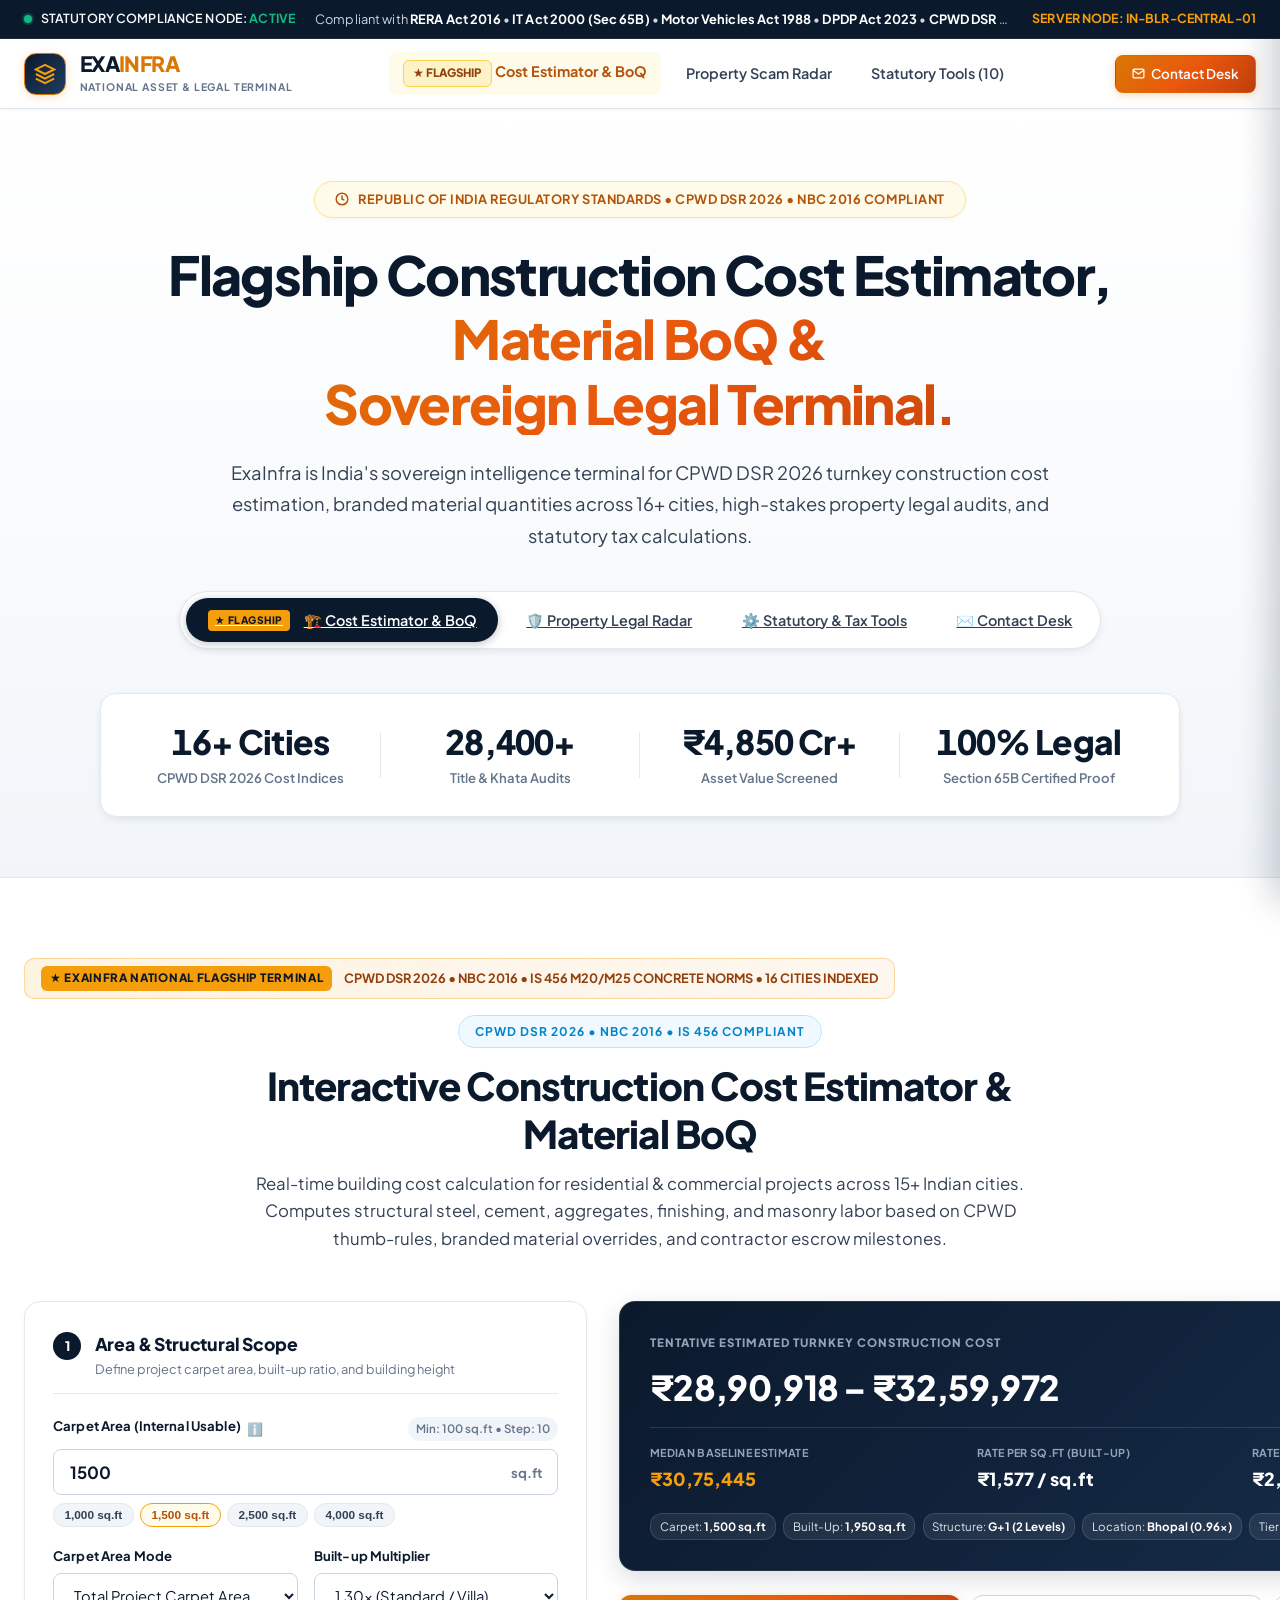
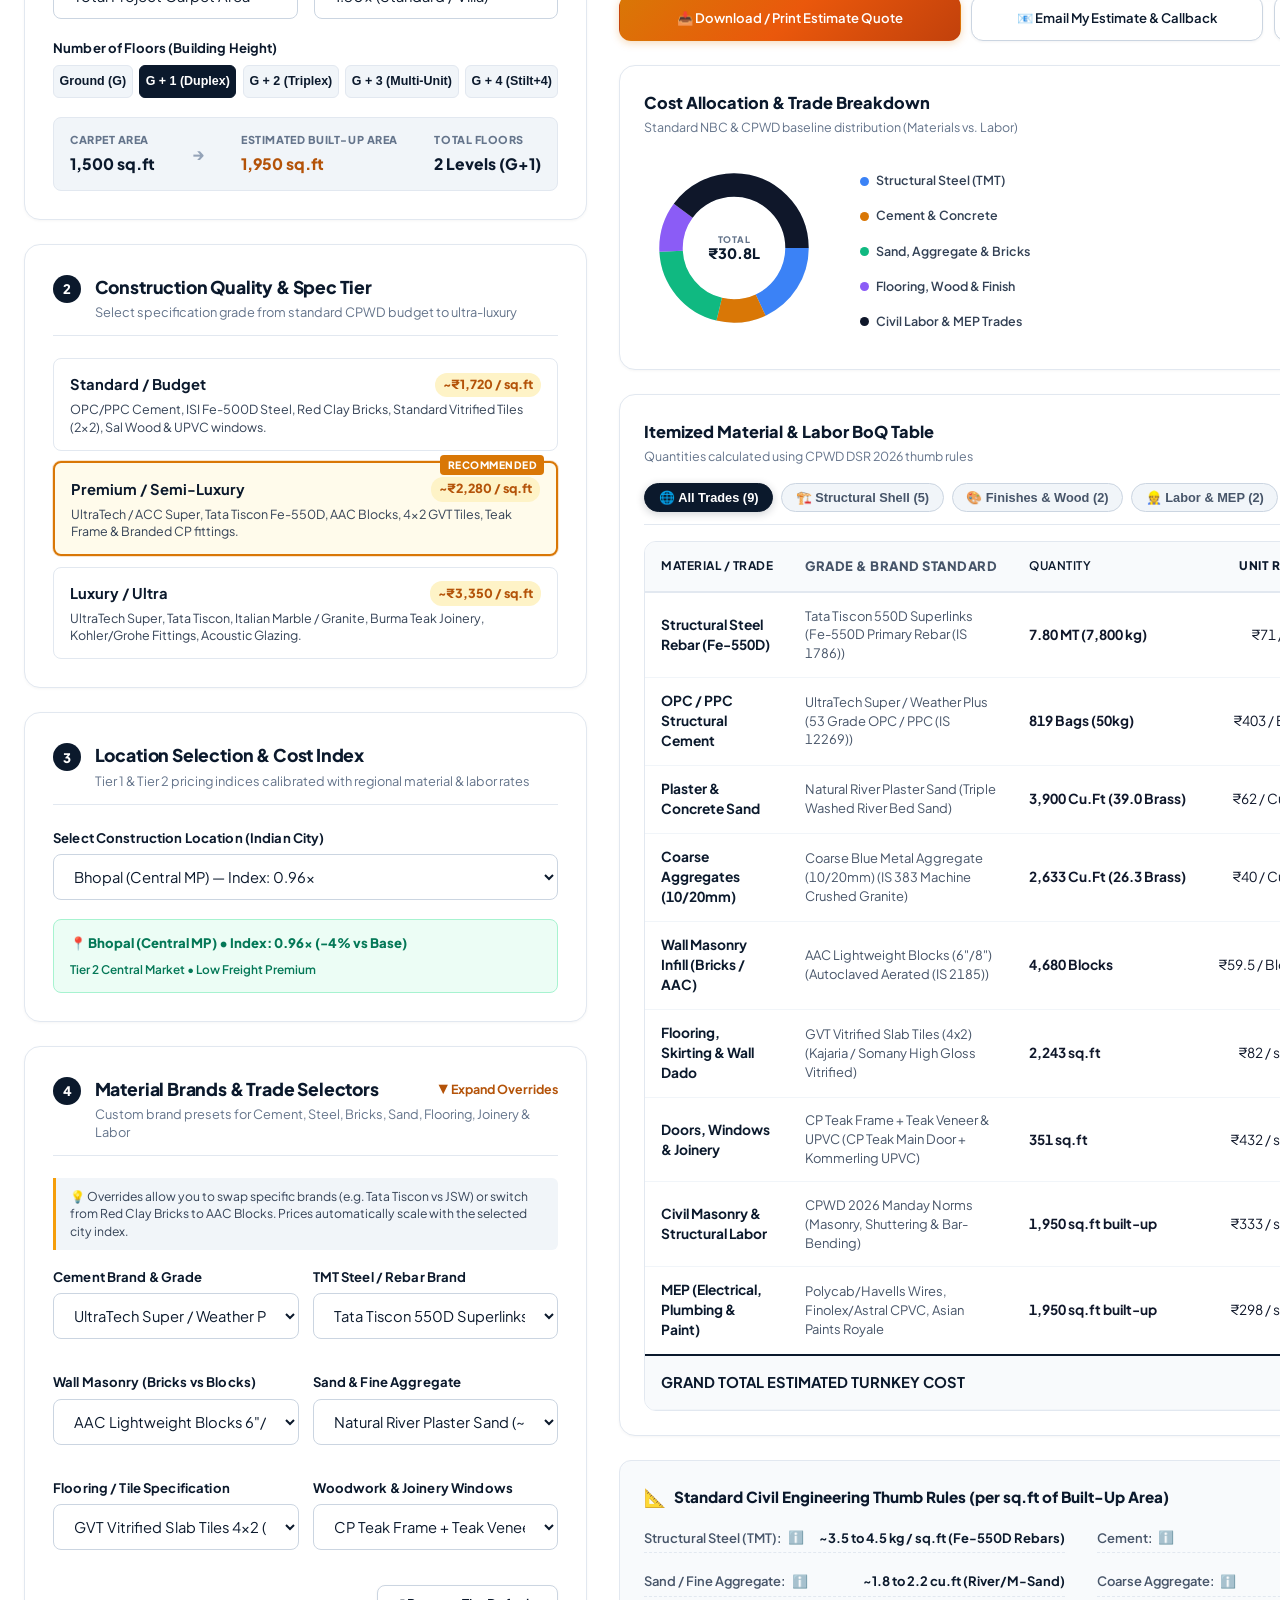
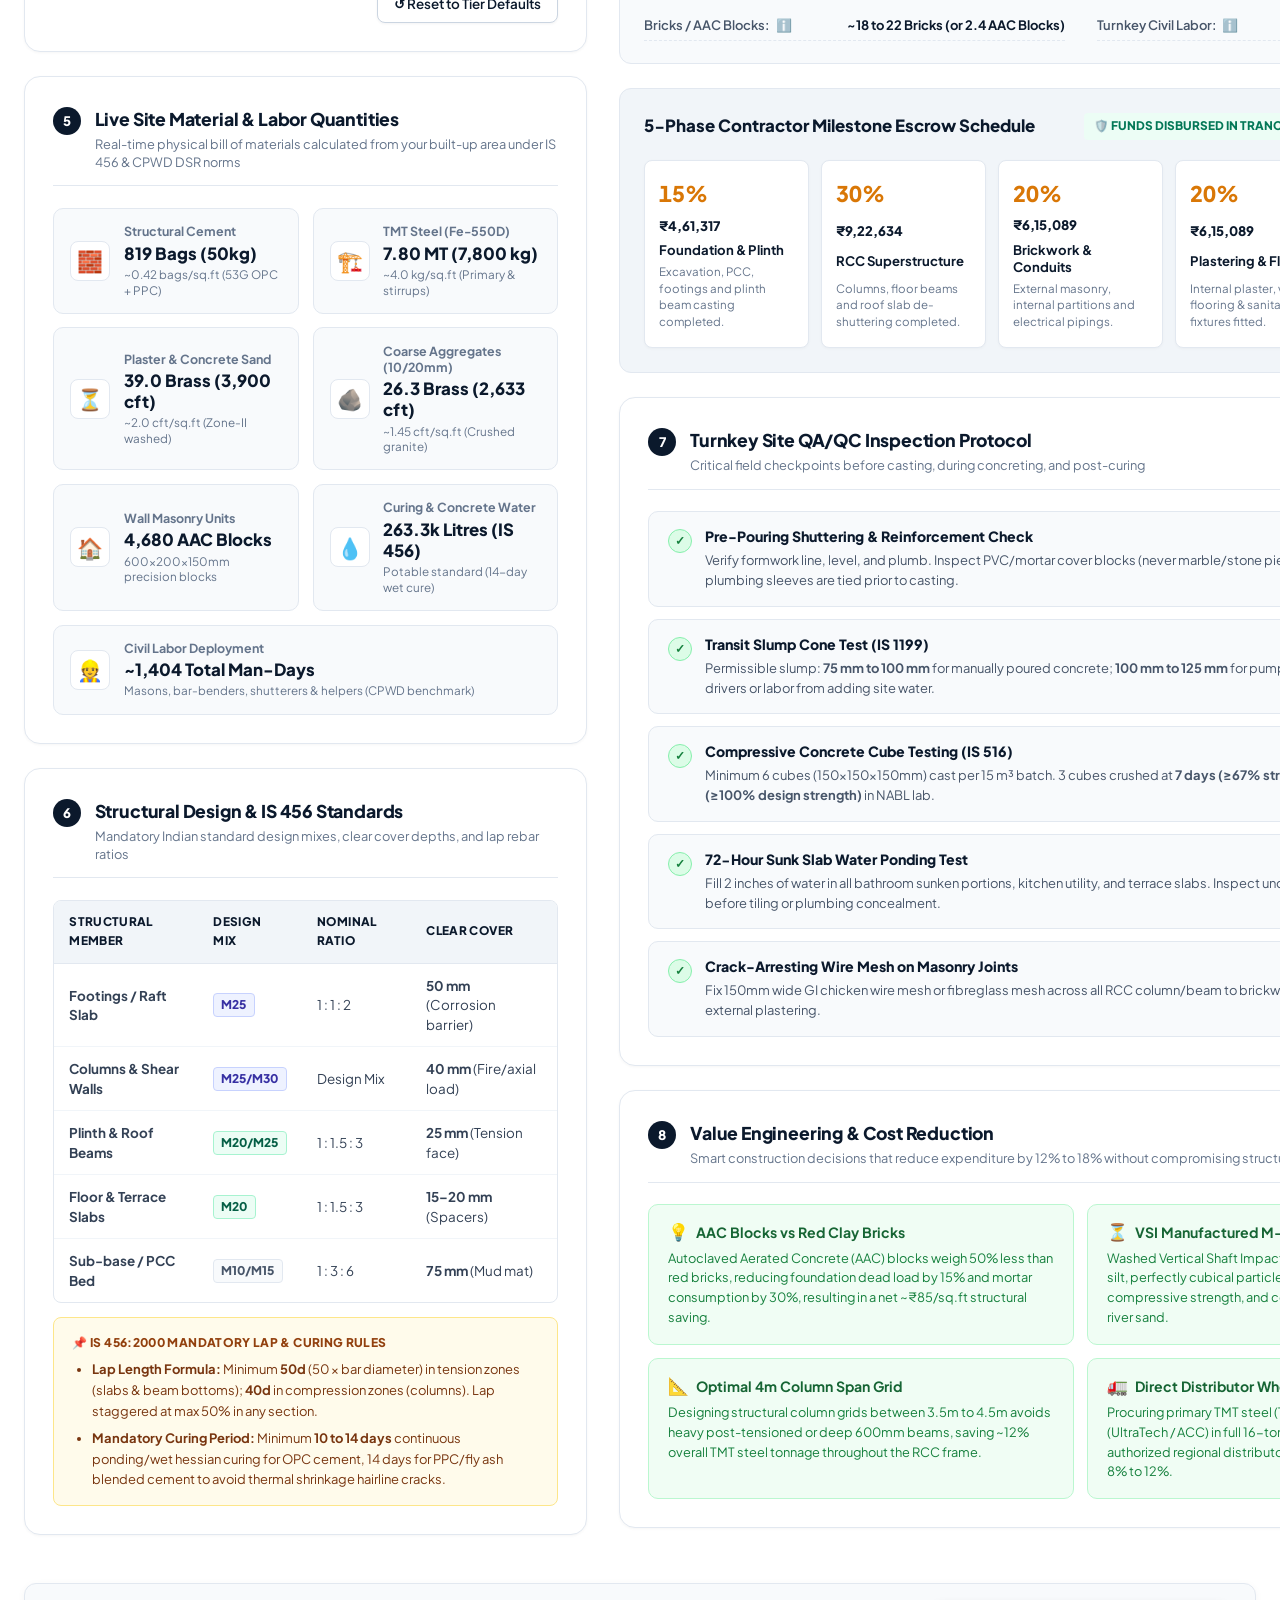
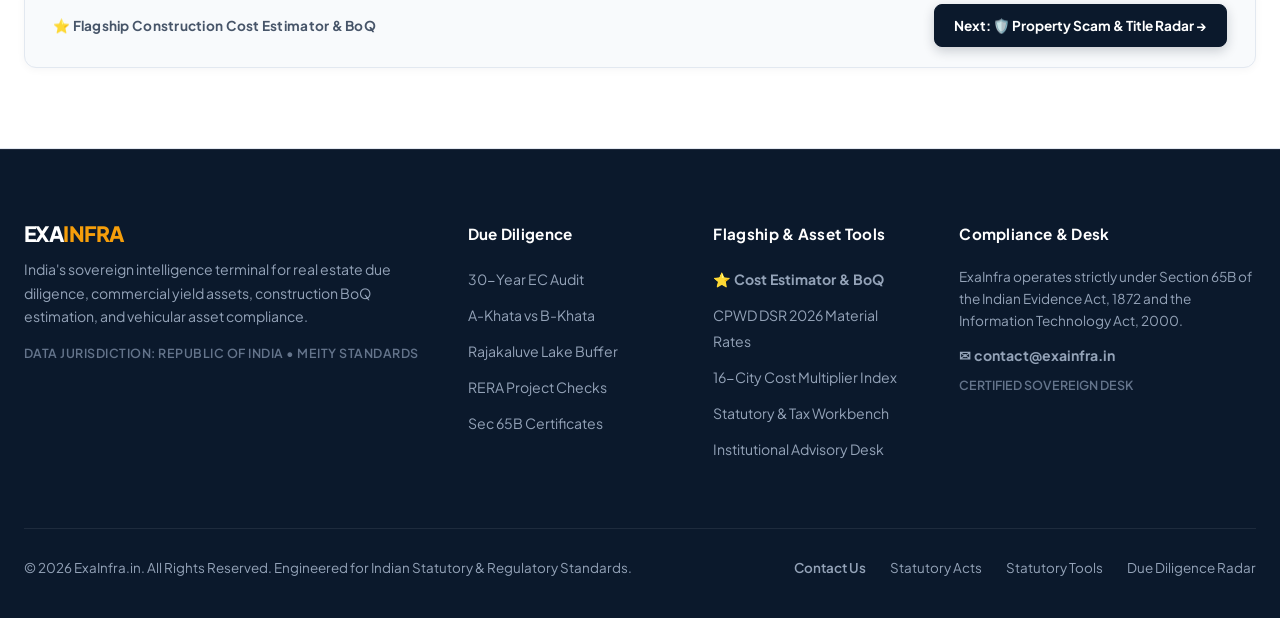
<file: index.html>
<!DOCTYPE html>
<html lang="en">
<head>
  <meta charset="UTF-8">
  <meta name="viewport" content="width=device-width, initial-scale=1.0">
  <title>ExaInfra.in — Flagship Construction Cost Estimator & Material BoQ Terminal | CPWD DSR 2026</title>
  <meta name="description" content="India's sovereign intelligence terminal for CPWD DSR 2026 turnkey construction cost estimation, branded material quantities across 16+ cities, and contractor milestone escrow.">
  <link rel="preconnect" href="https://fonts.googleapis.com">
  <link rel="preconnect" href="https://fonts.gstatic.com" crossorigin>
  <link href="https://fonts.googleapis.com/css2?family=Plus+Jakarta+Sans:wght@400;500;600;700;800&family=JetBrains+Mono:wght@400;500;600;700&display=swap" rel="stylesheet">
  <link rel="stylesheet" href="style.css">
</head>
<body class="sovereign-theme">
  <!-- National Statutory Compliance Ticker -->
  <div class="national-ticker-bar">
    <div class="container ticker-inner">
      <div class="compliance-status-pill">
        <span class="live-pulse-dot"></span>
        <span>STATUTORY COMPLIANCE NODE: <strong>ACTIVE</strong></span>
      </div>
      <div class="ticker-text">
        <span>Compliant with <strong>RERA Act 2016</strong> &bull; <strong>IT Act 2000 (Sec 65B)</strong> &bull; <strong>Motor Vehicles Act 1988</strong> &bull; <strong>DPDP Act 2023</strong> &bull; <strong>CPWD DSR 2026</strong> Standards</span>
      </div>
      <div class="ticker-node">
        <span>SERVER NODE: IN-BLR-CENTRAL-01</span>
      </div>
    </div>
  </div>

  <!-- Main Navigation Header -->
  <header class="navbar-terminal" id="mainNavbar">
    <div class="container nav-container">
      <a href="index.html" class="brand-wrap">
        <div class="brand-emblem">
          <svg width="22" height="22" viewBox="0 0 24 24" fill="none" stroke="currentColor" stroke-width="2.2">
            <path d="M12 2L2 7l10 5 10-5-10-5z"></path>
            <path d="M2 17l10 5 10-5"></path>
            <path d="M2 12l10 5 10-5"></path>
          </svg>
        </div>
        <div class="brand-text-col">
          <div class="brand-title">EXA<span>INFRA</span></div>
          <div class="brand-sub">NATIONAL ASSET & LEGAL TERMINAL</div>
        </div>
      </a>

      <!-- Desktop Nav Menu -->
      <nav class="nav-menu">
        <a href="index.html" class="nav-link active"><span class="flagship-badge-inline">★ FLAGSHIP</span> Cost Estimator &amp; BoQ</a>
        <a href="property-radar.html" class="nav-link ">Property Scam Radar</a>
        <a href="statutory-tools.html" class="nav-link ">Statutory Tools (10)</a>
      </nav>

      <div class="nav-actions">
        <a href="contact.html" class="btn btn-primary btn-sm nav-contact-btn">
          <svg width="13" height="13" viewBox="0 0 24 24" fill="none" stroke="currentColor" stroke-width="2.3"><path d="M4 4h16c1.1 0 2 .9 2 2v12c0 1.1-.9 2-2 2H4c-1.1 0-2-.9-2-2V6c0-1.1.9-2 2-2z"></path><polyline points="22,6 12,13 2,6"></polyline></svg>
          <span>Contact Desk</span>
        </a>

        <!-- Mobile Hamburger Toggle -->
        <button class="mobile-toggle-btn" id="btnMobileToggle" aria-label="Open Navigation Menu" aria-expanded="false" aria-controls="mobileNavDrawer">
          <span></span>
          <span></span>
          <span></span>
        </button>
      </div>
    </div>
  </header>

  <!-- Mobile Navigation Backdrop & Drawer -->
  <div class="mobile-nav-backdrop" id="mobileNavBackdrop" onclick="closeMobileNav()"></div>
  <div class="mobile-nav-drawer" id="mobileNavDrawer" role="dialog" aria-modal="true" aria-label="Mobile Navigation Menu">
    <div class="mobile-nav-header">
      <div class="brand-title">EXA<span style="color:var(--saffron-600);">INFRA</span></div>
      <button class="mobile-close-btn" id="btnMobileClose" aria-label="Close Mobile Menu">&times;</button>
    </div>
    <div class="mobile-nav-links">
      <a href="index.html" class="mobile-link active">⭐ Flagship: Cost Estimator &amp; BoQ</a>
      <a href="property-radar.html" class="mobile-link ">🛡️ Property Scam Radar</a>
      <a href="statutory-tools.html" class="mobile-link ">⚙️ Statutory &amp; Tax Tools</a>
      <a href="contact.html" class="mobile-link ">✉️ Advisory &amp; Contact Desk</a>
    </div>
    <div style="margin-top: 1.5rem;">
      <a href="contact.html" class="btn btn-primary btn-full" onclick="closeMobileNav()">
        <span>✉️ Contact Legal Desk</span>
      </a>
    </div>
  </div>
  <!-- Hero Section -->
  <section class="hero-terminal">
    <div class="container">
      <div class="hero-seal-badge">
        <svg width="14" height="14" viewBox="0 0 24 24" fill="none" stroke="currentColor" stroke-width="2.5"><circle cx="12" cy="12" r="10"></circle><path d="M12 6v6l4 2"></path></svg>
        <span>REPUBLIC OF INDIA REGULATORY STANDARDS &bull; CPWD DSR 2026 &bull; NBC 2016 COMPLIANT</span>
      </div>

      <h1 class="hero-headline">
        Flagship Construction Cost Estimator,<br><span class="highlight-saffron">Material BoQ & Sovereign Legal Terminal.</span>
      </h1>

      <p class="hero-description">
        ExaInfra is India's sovereign intelligence terminal for CPWD DSR 2026 turnkey construction cost estimation, branded material quantities across 16+ cities, high-stakes property legal audits, and statutory tax calculations.
      </p>

      <!-- Multi-Page Pillar Nav -->
      <div class="hero-pillars-nav">
        <a href="index.html" class="pillar-tab-btn active">
          <span class="pillar-flagship-pill">★ FLAGSHIP</span>
          <span>🏗️ Cost Estimator &amp; BoQ</span>
        </a>
        <a href="property-radar.html" class="pillar-tab-btn ">
          <span>🛡️ Property Legal Radar</span>
        </a>
        <a href="statutory-tools.html" class="pillar-tab-btn ">
          <span>⚙️ Statutory &amp; Tax Tools</span>
        </a>
        <a href="contact.html" class="pillar-tab-btn ">
          <span>✉️ Contact Desk</span>
        </a>
      </div>

      <!-- Hero Metric Bar -->
      <div class="hero-metric-bar">
        <div class="metric-cell">
          <div class="metric-val">16+ Cities</div>
          <div class="metric-lbl">CPWD DSR 2026 Cost Indices</div>
        </div>
        <div class="metric-cell">
          <div class="metric-val">28,400+</div>
          <div class="metric-lbl">Title & Khata Audits</div>
        </div>
        <div class="metric-cell">
          <div class="metric-val">₹4,850 Cr+</div>
          <div class="metric-lbl">Asset Value Screened</div>
        </div>
        <div class="metric-cell">
          <div class="metric-val">100% Legal</div>
          <div class="metric-lbl">Section 65B Certified Proof</div>
        </div>
      </div>
    </div>
  </section>
  <section class="boq-section terminal-page active" id="build-boq" data-page-index="1">
    <div class="container">
      <!-- Flagship Ribbon Banner -->
      <div class="flagship-hero-ribbon">
        <div class="flagship-ribbon-badge">★ EXAINFRA NATIONAL FLAGSHIP TERMINAL</div>
        <div class="flagship-ribbon-sub">CPWD DSR 2026 &bull; NBC 2016 &bull; IS 456 M20/M25 CONCRETE NORMS &bull; 16 CITIES INDEXED</div>
      </div>
      <!-- Formal Printable Header (Visible only when Printing/PDF export) -->
      <div class="cce-print-header">
        <div style="display:flex; justify-content:space-between; align-items:flex-start; border-bottom:2px solid #0B192C; padding-bottom:1rem; margin-bottom:1.25rem;">
          <div>
            <div style="font-size:1.4rem; font-weight:800; color:#0B192C; letter-spacing:-0.02em;">EXAINFRA.IN — NATIONAL CONSTRUCTION INTELLIGENCE TERMINAL</div>
            <div style="font-size:0.85rem; color:#475569; margin-top:0.2rem;">Official Construction Cost Estimate &amp; Bill of Quantities (BoQ) • CPWD DSR 2026 &amp; NBC 2016 Compliant</div>
          </div>
          <div style="text-align:right;">
            <div style="font-size:0.85rem; font-weight:700; color:#D97706;" id="printQuoteId">EXA-EST-2026-8942</div>
            <div style="font-size:0.75rem; color:#64748B;" id="printQuoteDate">Date: 25 Oct 2026</div>
          </div>
        </div>
      </div>

      <div class="section-header-block">
        <span class="section-tag">CPWD DSR 2026 • NBC 2016 • IS 456 COMPLIANT</span>
        <h2 class="section-title">Interactive Construction Cost Estimator &amp; Material BoQ</h2>
        <p class="section-desc">
          Real-time building cost calculation for residential &amp; commercial projects across 15+ Indian cities. Computes structural steel, cement, aggregates, finishing, and masonry labor based on CPWD thumb-rules, branded material overrides, and contractor escrow milestones.
        </p>
      </div>

      <div class="cce-workbench">
        <!-- Dual Column Responsive Grid -->
        <div class="cce-grid">

          <!-- Left Column: Parameters & Material Customizer -->
          <div class="cce-controls-col">

            <!-- Card 1: Area & Structural Scope -->
            <div class="cce-card">
              <div class="cce-card-header">
                <div class="cce-step-badge">1</div>
                <div>
                  <h3 class="cce-card-title">Area &amp; Structural Scope</h3>
                  <p class="cce-card-subtitle">Define project carpet area, built-up ratio, and building height</p>
                </div>
              </div>

              <!-- Carpet Area Input & Quick Pills -->
              <div class="cce-field-group">
                <div class="cce-field-label-row">
                  <div style="display:flex; align-items:center; gap:0.4rem;">
                    <label for="cceCarpetArea" class="cce-label">Carpet Area (Internal Usable)</label>
                    <div class="cce-tooltip-wrap">
                      <span class="cce-tooltip-icon">ℹ️</span>
                      <div class="cce-tooltip-bubble">
                        <strong>Carpet Area (RERA Sec 2(k)):</strong> Net usable floor area of an apartment/building excluding external walls and service shafts. Structural calculations automatically estimate Built-up Area = Carpet &times; 1.25&ndash;1.35x.
                      </div>
                    </div>
                  </div>
                  <span class="cce-hint-pill">Min: 100 sq.ft &bull; Step: 10</span>
                </div>
                <div class="cce-input-unit-wrap">
                  <input type="number" id="cceCarpetArea" class="form-control-terminal cce-input-lg" value="1500" min="100" max="100000" step="10">
                  <span class="cce-input-unit">sq.ft</span>
                </div>
                <div id="cceCarpetWarn" class="cce-input-warn" style="display:none;"></div>
                <!-- Quick Area Presets -->
                <div class="cce-quick-pills" role="group" aria-label="Quick Carpet Area Presets">
                  <button type="button" class="cce-pill-btn" onclick="setCceCarpetArea(1000)">1,000 sq.ft</button>
                  <button type="button" class="cce-pill-btn active" onclick="setCceCarpetArea(1500)">1,500 sq.ft</button>
                  <button type="button" class="cce-pill-btn" onclick="setCceCarpetArea(2500)">2,500 sq.ft</button>
                  <button type="button" class="cce-pill-btn" onclick="setCceCarpetArea(4000)">4,000 sq.ft</button>
                </div>
              </div>

              <!-- Scope Mode & Built-up Area Multiplier -->
              <div class="cce-field-row-2col">
                <div class="cce-field-group">
                  <label for="cceAreaScopeMode" class="cce-label">Carpet Area Mode</label>
                  <select id="cceAreaScopeMode" class="form-control-terminal">
                    <option value="total" selected>Total Project Carpet Area</option>
                    <option value="per_floor">Carpet Area Per Floor</option>
                  </select>
                </div>

                <div class="cce-field-group">
                  <label for="cceBuiltupMultiplier" class="cce-label">Built-up Multiplier</label>
                  <select id="cceBuiltupMultiplier" class="form-control-terminal">
                    <option value="1.25">1.25x (Compact / Row House)</option>
                    <option value="1.30" selected>1.30x (Standard / Villa)</option>
                    <option value="1.35">1.35x (Spacious / Luxury Balconies)</option>
                  </select>
                </div>
              </div>

              <!-- Number of Floors -->
              <div class="cce-field-group">
                <label for="cceFloors" class="cce-label">Number of Floors (Building Height)</label>
                <div class="cce-floors-grid" id="cceFloorsSelector">
                  <button type="button" class="cce-floor-btn" data-floor="G" onclick="setCceFloors('G')">Ground (G)</button>
                  <button type="button" class="cce-floor-btn active" data-floor="G+1" onclick="setCceFloors('G+1')">G + 1 (Duplex)</button>
                  <button type="button" class="cce-floor-btn" data-floor="G+2" onclick="setCceFloors('G+2')">G + 2 (Triplex)</button>
                  <button type="button" class="cce-floor-btn" data-floor="G+3" onclick="setCceFloors('G+3')">G + 3 (Multi-Unit)</button>
                  <button type="button" class="cce-floor-btn" data-floor="G+4" onclick="setCceFloors('G+4')">G + 4 (Stilt+4)</button>
                </div>
                <input type="hidden" id="cceFloors" value="G+1">
              </div>

              <!-- Live Area Calculation Banner -->
              <div class="cce-area-banner">
                <div class="cce-area-metric">
                  <span class="cce-metric-tag">CARPET AREA</span>
                  <strong id="cceDisplayCarpetArea" class="cce-metric-val">1,500 sq.ft</strong>
                </div>
                <div class="cce-area-divider">&rarr;</div>
                <div class="cce-area-metric">
                  <span class="cce-metric-tag">ESTIMATED BUILT-UP AREA</span>
                  <strong id="cceDisplayBuiltupArea" class="cce-metric-val text-saffron">1,950 sq.ft</strong>
                </div>
                <div class="cce-area-metric">
                  <span class="cce-metric-tag">TOTAL FLOORS</span>
                  <strong id="cceDisplayFloorsCount" class="cce-metric-val">2 Levels (G+1)</strong>
                </div>
              </div>

            </div>

            <!-- Card 2: Construction Quality & Specification Tier -->
            <div class="cce-card">
              <div class="cce-card-header">
                <div class="cce-step-badge">2</div>
                <div>
                  <h3 class="cce-card-title">Construction Quality &amp; Spec Tier</h3>
                  <p class="cce-card-subtitle">Select specification grade from standard CPWD budget to ultra-luxury</p>
                </div>
              </div>

              <div class="cce-quality-grid">
                <!-- Budget / Standard -->
                <div class="cce-quality-card" id="qCardStandard" onclick="setCceQuality('standard')">
                  <div class="cce-q-header">
                    <strong>Standard / Budget</strong>
                    <span class="cce-q-rate">~₹1,720 / sq.ft</span>
                  </div>
                  <p class="cce-q-specs">OPC/PPC Cement, ISI Fe-500D Steel, Red Clay Bricks, Standard Vitrified Tiles (2x2), Sal Wood &amp; UPVC windows.</p>
                </div>

                <!-- Premium / Semi-Luxury -->
                <div class="cce-quality-card active" id="qCardPremium" onclick="setCceQuality('premium')">
                  <div class="cce-q-badge-pop">RECOMMENDED</div>
                  <div class="cce-q-header">
                    <strong>Premium / Semi-Luxury</strong>
                    <span class="cce-q-rate">~₹2,280 / sq.ft</span>
                  </div>
                  <p class="cce-q-specs">UltraTech / ACC Super, Tata Tiscon Fe-550D, AAC Blocks, 4x2 GVT Tiles, Teak Frame &amp; Branded CP fittings.</p>
                </div>

                <!-- Luxury / High-End -->
                <div class="cce-quality-card" id="qCardLuxury" onclick="setCceQuality('luxury')">
                  <div class="cce-q-header">
                    <strong>Luxury / Ultra</strong>
                    <span class="cce-q-rate">~₹3,350 / sq.ft</span>
                  </div>
                  <p class="cce-q-specs">UltraTech Super, Tata Tiscon, Italian Marble / Granite, Burma Teak Joinery, Kohler/Grohe Fittings, Acoustic Glazing.</p>
                </div>
              </div>
              <input type="hidden" id="cceQuality" value="premium">
            </div>

            <!-- Card 2: Location & Localized City Multiplier -->
            <div class="cce-card">
              <div class="cce-card-header">
                <div class="cce-step-badge">3</div>
                <div>
                  <h3 class="cce-card-title">Location Selection &amp; Cost Index</h3>
                  <p class="cce-card-subtitle">Tier 1 &amp; Tier 2 pricing indices calibrated with regional material &amp; labor rates</p>
                </div>
              </div>

              <div class="cce-field-group">
                <label for="cceCity" class="cce-label">Select Construction Location (Indian City)</label>
                <select id="cceCity" class="form-control-terminal cce-input-lg">
                  <optgroup label="Central India (Madhya Pradesh)">
                    <option value="bhopal" selected>Bhopal (Central MP) — Index: 0.96x</option>
                    <option value="indore">Indore (Commercial MP) — Index: 0.98x</option>
                    <option value="jabalpur">Jabalpur (Mahakoshal) — Index: 0.94x</option>
                  </optgroup>
                  <optgroup label="North India (NCR, UP, Punjab, Rajasthan)">
                    <option value="delhi-ncr">Delhi NCR (Gurugram / Noida) — Index: 1.18x</option>
                    <option value="lucknow">Lucknow (Uttar Pradesh) — Index: 1.02x</option>
                    <option value="chandigarh">Chandigarh Tri-City (Pb/Hry) — Index: 1.10x</option>
                    <option value="jaipur">Jaipur (Rajasthan) — Index: 1.00x</option>
                  </optgroup>
                  <optgroup label="West India (Maharashtra &amp; Gujarat)">
                    <option value="mumbai">Mumbai MMR (Maharashtra) — Index: 1.38x</option>
                    <option value="pune">Pune Metropolitan — Index: 1.16x</option>
                    <option value="ahmedabad">Ahmedabad (Gujarat) — Index: 1.05x</option>
                  </optgroup>
                  <optgroup label="South India (Karnataka, Telangana, Tamil Nadu)">
                    <option value="bengaluru">Bengaluru (Karnataka) — Index: 1.15x</option>
                    <option value="hyderabad">Hyderabad (Telangana) — Index: 1.12x</option>
                    <option value="chennai">Chennai (Tamil Nadu) — Index: 1.14x</option>
                  </optgroup>
                  <optgroup label="East India (West Bengal, Bihar, Odisha)">
                    <option value="kolkata">Kolkata (West Bengal) — Index: 1.06x</option>
                    <option value="patna">Patna (Bihar) — Index: 1.00x</option>
                    <option value="bhubaneswar">Bhubaneswar (Odisha) — Index: 0.98x</option>
                  </optgroup>
                </select>
              </div>

              <!-- Live City Multiplier Banner -->
              <div class="cce-city-banner" id="cceCityBanner">
                <span class="cce-city-pill" id="cceCityPill">📍 Bhopal Multiplier: 0.96x (-4% vs Base)</span>
                <span class="cce-city-tier" id="cceCityTier">Tier 2 Central Market • Low Freight Premium</span>
              </div>
            </div>

            <!-- Card 3: Material & Labor Selectors (Customizable Overrides) -->
            <div class="cce-card">
              <div class="cce-card-header" style="cursor:pointer;" onclick="toggleCceOverrides()">
                <div class="cce-step-badge">4</div>
                <div style="flex:1;">
                  <div style="display:flex; justify-content:space-between; align-items:center;">
                    <h3 class="cce-card-title">Material Brands &amp; Trade Selectors</h3>
                    <span class="cce-toggle-indicator" id="cceOverridesToggleIcon">▼ Expand Overrides</span>
                  </div>
                  <p class="cce-card-subtitle">Custom brand presets for Cement, Steel, Bricks, Sand, Flooring, Joinery &amp; Labor</p>
                </div>
              </div>

              <div class="cce-overrides-body" id="cceOverridesBody">
                <div class="cce-overrides-note">
                  <span>💡 Overrides allow you to swap specific brands (e.g. Tata Tiscon vs JSW) or switch from Red Clay Bricks to AAC Blocks. Prices automatically scale with the selected city index.</span>
                </div>

                <div class="cce-overrides-grid">
                  <!-- Cement Brand -->
                  <div class="cce-field-group">
                    <label for="cceCementBrand" class="cce-label">Cement Brand &amp; Grade</label>
                    <select id="cceCementBrand" class="form-control-terminal">
                      <option value="ultratech" selected>UltraTech Super / Weather Plus (~₹420/bag)</option>
                      <option value="acc">ACC Gold Water Shield (~₹410/bag)</option>
                      <option value="ambuja">Ambuja Plus Roof Special (~₹415/bag)</option>
                      <option value="dalmia">Dalmia DSP High-Grade (~₹390/bag)</option>
                      <option value="shree">Shree Ultra / Bangur (~₹380/bag)</option>
                      <option value="local">Local Regional ISI Brand (~₹360/bag)</option>
                    </select>
                  </div>

                  <!-- Steel Brand -->
                  <div class="cce-field-group">
                    <label for="cceSteelBrand" class="cce-label">TMT Steel / Rebar Brand</label>
                    <select id="cceSteelBrand" class="form-control-terminal">
                      <option value="tata" selected>Tata Tiscon 550D Superlinks (~₹74/kg)</option>
                      <option value="jsw">JSW Neosteel Fe-550D (~₹70/kg)</option>
                      <option value="jindal">Jindal Panther Fe-550D (~₹68/kg)</option>
                      <option value="kamdhenu">Kamdhenu Nxt TMT (~₹66/kg)</option>
                      <option value="local">Local Rolling Mill ISI (~₹60/kg)</option>
                    </select>
                  </div>

                  <!-- Bricks / Blocks -->
                  <div class="cce-field-group">
                    <label for="cceBricksType" class="cce-label">Wall Masonry (Bricks vs Blocks)</label>
                    <select id="cceBricksType" class="form-control-terminal">
                      <option value="clay">Red Clay Kiln Bricks (~₹9.50/pc)</option>
                      <option value="flyash">Fly Ash Class-F Bricks (~₹6.50/pc)</option>
                      <option value="aac" selected>AAC Lightweight Blocks 6"/8" (~₹62/block)</option>
                    </select>
                  </div>

                  <!-- Sand & Fine Aggregate -->
                  <div class="cce-field-group">
                    <label for="cceSandType" class="cce-label">Sand &amp; Fine Aggregate</label>
                    <select id="cceSandType" class="form-control-terminal">
                      <option value="river" selected>Natural River Plaster Sand (~₹65/cu.ft)</option>
                      <option value="msand">Triple-Washed M-Sand (~₹45/cu.ft)</option>
                    </select>
                  </div>

                  <!-- Flooring & Tiles -->
                  <div class="cce-field-group">
                    <label for="cceFlooringType" class="cce-label">Flooring / Tile Specification</label>
                    <select id="cceFlooringType" class="form-control-terminal">
                      <option value="ceramic">Basic Ceramic Tiles (~₹45/sq.ft)</option>
                      <option value="vitrified_std">Standard Vitrified 2x2 (~₹60/sq.ft)</option>
                      <option value="vitrified_gvt" selected>GVT Vitrified Slab Tiles 4x2 (~₹85/sq.ft)</option>
                      <option value="granite">Polished Granite Slabs (~₹140/sq.ft)</option>
                      <option value="italian_marble">Imported Italian Marble (~₹280/sq.ft)</option>
                    </select>
                  </div>

                  <!-- Wood & Joinery -->
                  <div class="cce-field-group">
                    <label for="cceJoineryType" class="cce-label">Woodwork &amp; Joinery Windows</label>
                    <select id="cceJoineryType" class="form-control-terminal">
                      <option value="sal_upvc">Sal Wood Frame + Flush Doors / UPVC (~₹280/sq.ft)</option>
                      <option value="meranti_upvc">Malaysian Meranti Wood + UPVC (~₹340/sq.ft)</option>
                      <option value="teak_veneer" selected>CP Teak Frame + Teak Veneer &amp; UPVC (~₹450/sq.ft)</option>
                      <option value="burma_teak">Solid Burma Teak Joinery (~₹750/sq.ft)</option>
                    </select>
                  </div>
                </div>

                <div style="display:flex; justify-content:flex-end; margin-top:1rem;">
                  <button type="button" class="btn btn-secondary btn-sm" onclick="resetCceOverrides()">
                    <span>↺ Reset to Tier Defaults</span>
                  </button>
                </div>
              </div>
            </div>

            <!-- Card 5: Live Site Material Quantities Estimator (Dynamic IS 456 / CPWD Norms) -->
            <div class="cce-card">
              <div class="cce-card-header">
                <div class="cce-step-badge">5</div>
                <div>
                  <h3 class="cce-card-title">Live Site Material &amp; Labor Quantities</h3>
                  <p class="cce-card-subtitle">Real-time physical bill of materials calculated from your built-up area under IS 456 &amp; CPWD DSR norms</p>
                </div>
              </div>

              <div class="cce-live-qty-grid">
                <div class="cce-lq-item">
                  <div class="cce-lq-icon">🧱</div>
                  <div class="cce-lq-content">
                    <span class="cce-lq-lbl">Structural Cement</span>
                    <strong class="cce-lq-val" id="cceQtyCementVal">819 Bags (50kg)</strong>
                    <span class="cce-lq-sub">~0.42 bags/sq.ft (53G OPC + PPC)</span>
                  </div>
                </div>

                <div class="cce-lq-item">
                  <div class="cce-lq-icon">🏗️</div>
                  <div class="cce-lq-content">
                    <span class="cce-lq-lbl">TMT Steel (Fe-550D)</span>
                    <strong class="cce-lq-val" id="cceQtySteelVal">7.8 MT (7,800 kg)</strong>
                    <span class="cce-lq-sub">~4.0 kg/sq.ft (Primary &amp; stirrups)</span>
                  </div>
                </div>

                <div class="cce-lq-item">
                  <div class="cce-lq-icon">⏳</div>
                  <div class="cce-lq-content">
                    <span class="cce-lq-lbl">Plaster &amp; Concrete Sand</span>
                    <strong class="cce-lq-val" id="cceQtySandVal">39.0 Brass (3,900 cft)</strong>
                    <span class="cce-lq-sub">~2.0 cft/sq.ft (Zone-II washed)</span>
                  </div>
                </div>

                <div class="cce-lq-item">
                  <div class="cce-lq-icon">🪨</div>
                  <div class="cce-lq-content">
                    <span class="cce-lq-lbl">Coarse Aggregates (10/20mm)</span>
                    <strong class="cce-lq-val" id="cceQtyAggVal">28.3 Brass (2,828 cft)</strong>
                    <span class="cce-lq-sub">~1.45 cft/sq.ft (Crushed granite)</span>
                  </div>
                </div>

                <div class="cce-lq-item">
                  <div class="cce-lq-icon">🏠</div>
                  <div class="cce-lq-content">
                    <span class="cce-lq-lbl">Wall Masonry Units</span>
                    <strong class="cce-lq-val" id="cceQtyMasonryVal">2,243 AAC Blocks</strong>
                    <span class="cce-lq-sub">600×200×150mm precision blocks</span>
                  </div>
                </div>

                <div class="cce-lq-item">
                  <div class="cce-lq-icon">💧</div>
                  <div class="cce-lq-content">
                    <span class="cce-lq-lbl">Curing &amp; Concrete Water</span>
                    <strong class="cce-lq-val" id="cceQtyWaterVal">263.3k Litres (IS 456)</strong>
                    <span class="cce-lq-sub">Potable standard (14-day wet cure)</span>
                  </div>
                </div>

                <div class="cce-lq-item span-2">
                  <div class="cce-lq-icon">👷</div>
                  <div class="cce-lq-content">
                    <span class="cce-lq-lbl">Civil Labor Deployment</span>
                    <strong class="cce-lq-val" id="cceQtyLaborVal">~1,404 Total Man-Days</strong>
                    <span class="cce-lq-sub">Masons, bar-benders, shutterers &amp; helpers (CPWD benchmark)</span>
                  </div>
                </div>
              </div>
            </div>

            <!-- Card 6: IS 456 & CPWD Concrete Mix & Structural Specifications -->
            <div class="cce-card">
              <div class="cce-card-header">
                <div class="cce-step-badge">6</div>
                <div>
                  <h3 class="cce-card-title">Structural Design &amp; IS 456 Standards</h3>
                  <p class="cce-card-subtitle">Mandatory Indian standard design mixes, clear cover depths, and lap rebar ratios</p>
                </div>
              </div>

              <div class="cce-standards-table-wrap">
                <table class="cce-spec-table">
                  <thead>
                    <tr>
                      <th>Structural Member</th>
                      <th>Design Mix</th>
                      <th>Nominal Ratio</th>
                      <th>Clear Cover</th>
                    </tr>
                  </thead>
                  <tbody>
                    <tr>
                      <td><strong>Footings / Raft Slab</strong></td>
                      <td><span class="badge-mix m25">M25</span></td>
                      <td>1 : 1 : 2</td>
                      <td><strong>50 mm</strong> (Corrosion barrier)</td>
                    </tr>
                    <tr>
                      <td><strong>Columns &amp; Shear Walls</strong></td>
                      <td><span class="badge-mix m25">M25/M30</span></td>
                      <td>Design Mix</td>
                      <td><strong>40 mm</strong> (Fire/axial load)</td>
                    </tr>
                    <tr>
                      <td><strong>Plinth &amp; Roof Beams</strong></td>
                      <td><span class="badge-mix m20">M20/M25</span></td>
                      <td>1 : 1.5 : 3</td>
                      <td><strong>25 mm</strong> (Tension face)</td>
                    </tr>
                    <tr>
                      <td><strong>Floor &amp; Terrace Slabs</strong></td>
                      <td><span class="badge-mix m20">M20</span></td>
                      <td>1 : 1.5 : 3</td>
                      <td><strong>15–20 mm</strong> (Spacers)</td>
                    </tr>
                    <tr>
                      <td><strong>Sub-base / PCC Bed</strong></td>
                      <td><span class="badge-mix m10">M10/M15</span></td>
                      <td>1 : 3 : 6</td>
                      <td><strong>75 mm</strong> (Mud mat)</td>
                    </tr>
                  </tbody>
                </table>
              </div>

              <div class="cce-standards-callout">
                <div class="callout-pill">📌 IS 456:2000 MANDATORY LAP &amp; CURING RULES</div>
                <ul class="cce-bullet-list">
                  <li><strong>Lap Length Formula:</strong> Minimum <strong>50d</strong> (50 × bar diameter) in tension zones (slabs &amp; beam bottoms); <strong>40d</strong> in compression zones (columns). Lap staggered at max 50% in any section.</li>
                  <li><strong>Mandatory Curing Period:</strong> Minimum <strong>10 to 14 days</strong> continuous ponding/wet hessian curing for OPC cement, 14 days for PPC/fly ash blended cement to avoid thermal shrinkage hairline cracks.</li>
                </ul>
              </div>
            </div>

          </div><!-- /.cce-controls-col -->

          <!-- Right Column: Sticky Summary, Charts, Table & Actions -->
          <div class="cce-results-col">

            <!-- Grand Total Card with Range & Rate/Sq.ft -->
            <div class="cce-summary-card">
              <div class="cce-sum-header">
                <span class="cce-sum-tag">TENTATIVE ESTIMATED TURNKEY CONSTRUCTION COST</span>
                <span class="cce-sum-badge">±6% MARKET BUFFER</span>
              </div>

              <!-- Main Range Display -->
              <div class="cce-sum-range-row">
                <div class="cce-sum-range-val" id="cceTotalRange">₹28,90,000 – ₹32,60,000</div>
              </div>

              <div class="cce-sum-subrow">
                <div class="cce-subcol">
                  <span>MEDIAN BASELINE ESTIMATE</span>
                  <strong id="cceMedianCost" style="color:var(--saffron-500);">₹30,75,000</strong>
                </div>
                <div class="cce-subcol">
                  <span>RATE PER SQ.FT (BUILT-UP)</span>
                  <strong id="cceRatePerSqft">₹1,577 / sq.ft</strong>
                </div>
                <div class="cce-subcol">
                  <span>RATE PER SQ.FT (CARPET)</span>
                  <strong id="cceRateCarpetSqft">₹2,050 / sq.ft</strong>
                </div>
              </div>

              <!-- Scope Meta Pills -->
              <div class="cce-meta-chips" id="cceMetaChips">
                <span class="cce-chip">Carpet: <strong>1,500 sq.ft</strong></span>
                <span class="cce-chip">Built-Up: <strong>1,950 sq.ft</strong></span>
                <span class="cce-chip">Structure: <strong>G+1 (2 Levels)</strong></span>
                <span class="cce-chip">Location: <strong>Bhopal (0.96x)</strong></span>
                <span class="cce-chip">Tier: <strong>Premium</strong></span>
              </div>
            </div>

            <!-- Action CTAs -->
            <div class="cce-actions-bar">
              <button type="button" class="btn btn-primary" onclick="printConstructionQuote()">
                <span>📥 Download / Print Estimate Quote</span>
              </button>
              <button type="button" class="btn btn-secondary" onclick="openCostEstimatorCallbackModal()">
                <span>📧 Email My Estimate &amp; Callback</span>
              </button>
              <button type="button" class="btn btn-secondary" onclick="openContractorEscrowModal()">
                <span>🛡️ Milestone Escrow Deed &rarr;</span>
              </button>
            </div>

            <!-- Material vs Labor Allocation Chart Card -->
            <div class="cce-chart-card">
              <div class="cce-chart-header">
                <div>
                  <h4 class="cce-chart-title">Cost Allocation &amp; Trade Breakdown</h4>
                  <p class="cce-chart-subtitle">Standard NBC &amp; CPWD baseline distribution (Materials vs. Labor)</p>
                </div>
                <div class="cce-chart-split-badge" id="cceSplitBadge">
                  MATERIALS ~64% • LABOR ~36%
                </div>
              </div>

              <div class="cce-donut-wrap">
                <!-- Dynamic SVG Donut Chart -->
                <div class="cce-svg-container">
                  <svg id="cceDonutSvg" viewBox="0 0 200 200" width="180" height="180" aria-label="Cost Breakdown Donut Chart">
                    <circle cx="100" cy="100" r="70" fill="transparent" stroke="#E2E8F0" stroke-width="26"></circle>
                    <!-- Arcs dynamically generated by app.js -->
                    <g id="cceDonutArcs"></g>
                    <!-- Center label -->
                    <text x="100" y="94" text-anchor="middle" class="cce-donut-label-title">TOTAL</text>
                    <text x="100" y="112" text-anchor="middle" id="cceDonutCenterVal" class="cce-donut-label-val">₹30.7L</text>
                  </svg>
                </div>

                <!-- Color Legend -->
                <div class="cce-chart-legend" id="cceChartLegend">
                  <!-- Generated dynamically -->
                </div>
              </div>
            </div>

            <!-- Interactive Itemized BoQ Table -->
            <div class="cce-table-card">
              <div class="cce-table-header">
                <div>
                  <h4 class="cce-chart-title">Itemized Material &amp; Labor BoQ Table</h4>
                  <p class="cce-chart-subtitle">Quantities calculated using CPWD DSR 2026 thumb rules</p>
                </div>
                <span class="mobile-table-hint">↔ Swipe table to view full rates</span>
              </div>

              <!-- Trade Category Card Filter Pills -->
              <div class="cce-table-filter-pills" role="tablist" aria-label="BoQ Trade Categories">
                <button type="button" class="boq-filter-pill active" data-filter="all" onclick="filterBoqTrade('all')">🌐 All Trades (9)</button>
                <button type="button" class="boq-filter-pill" data-filter="structural" onclick="filterBoqTrade('structural')">🏗️ Structural Shell (5)</button>
                <button type="button" class="boq-filter-pill" data-filter="finishing" onclick="filterBoqTrade('finishing')">🎨 Finishes &amp; Wood (2)</button>
                <button type="button" class="boq-filter-pill" data-filter="labor" onclick="filterBoqTrade('labor')">👷 Labor &amp; MEP (2)</button>
              </div>

              <div class="boq-table-wrap" style="margin-bottom:0;">
                <table class="boq-table">
                  <thead>
                    <tr>
                      <th>MATERIAL / TRADE</th>
                      <th>GRADE &amp; BRAND STANDARD</th>
                      <th>QUANTITY</th>
                      <th>UNIT RATE</th>
                      <th>SUBTOTAL (₹)</th>
                      <th>SHARE</th>
                    </tr>
                  </thead>
                  <tbody id="cceTableBody">
                    <!-- Populated dynamically by app.js -->
                  </tbody>
                  <tfoot>
                    <tr class="cce-tfoot-row">
                      <td colspan="4"><strong>GRAND TOTAL ESTIMATED TURNKEY COST</strong></td>
                      <td id="cceTableFootTotal" style="text-align:right;"><strong>₹30,75,759</strong></td>
                      <td style="text-align:right;"><strong>100%</strong></td>
                    </tr>
                  </tfoot>
                </table>
              </div>
            </div>

            <!-- CPWD DSR 2026 Industry Thumb Rules Reference Card -->
            <div class="cce-thumb-rules-card">
              <div style="display:flex; align-items:center; justify-content:space-between; margin-bottom:0.75rem; flex-wrap:wrap; gap:0.5rem;">
                <div style="display:flex; align-items:center; gap:0.5rem;">
                  <span style="font-size:1.1rem;">📐</span>
                  <h5 style="margin:0; font-size:0.95rem; font-weight:800; color:var(--navy-authority);">Standard Civil Engineering Thumb Rules (per sq.ft of Built-Up Area)</h5>
                </div>
                <span style="font-size:0.75rem; color:var(--text-muted); font-weight:600;">Hover ℹ️ icons for IS Codes &amp; Norms</span>
              </div>
              <div class="cce-thumb-rules-grid">
                <div class="cce-tr-item">
                  <div style="display:flex; align-items:center; gap:0.35rem;">
                    <span class="cce-tr-key">Structural Steel (TMT):</span>
                    <div class="cce-tooltip-wrap">
                      <span class="cce-tooltip-icon">ℹ️</span>
                      <div class="cce-tooltip-bubble">
                        <strong>IS 1786 &amp; IS 456 Norm:</strong> Framed RCC structures (slabs, columns, plinth &amp; beams) require 3.5 to 4.5 kg of Fe-500D/Fe-550D steel per sq.ft of built-up area (~24% baseline cost share).
                      </div>
                    </div>
                  </div>
                  <span class="cce-tr-val">~3.5 to 4.5 kg / sq.ft (Fe-550D Rebars)</span>
                </div>

                <div class="cce-tr-item">
                  <div style="display:flex; align-items:center; gap:0.35rem;">
                    <span class="cce-tr-key">Cement:</span>
                    <div class="cce-tooltip-wrap">
                      <span class="cce-tooltip-icon">ℹ️</span>
                      <div class="cce-tooltip-bubble">
                        <strong>IS 456 M20/M25 Design Mix:</strong> Slabs and RCC members use 53G OPC; brickwork and plastering use PPC. Requires ~0.40 to 0.45 bags (50kg) per sq.ft of built-up area (~16% cost share).
                      </div>
                    </div>
                  </div>
                  <span class="cce-tr-val">~0.40 to 0.45 bags (53G OPC/PPC)</span>
                </div>

                <div class="cce-tr-item">
                  <div style="display:flex; align-items:center; gap:0.35rem;">
                    <span class="cce-tr-key">Sand / Fine Aggregate:</span>
                    <div class="cce-tooltip-wrap">
                      <span class="cce-tooltip-icon">ℹ️</span>
                      <div class="cce-tooltip-bubble">
                        <strong>Zone-II Plaster &amp; Concrete Sand (IS 383):</strong> Natural river sand or manufactured VSI M-Sand. 1.8 to 2.2 cu.ft per sq.ft (100 cu.ft = 1 Brass).
                      </div>
                    </div>
                  </div>
                  <span class="cce-tr-val">~1.8 to 2.2 cu.ft (River/M-Sand)</span>
                </div>

                <div class="cce-tr-item">
                  <div style="display:flex; align-items:center; gap:0.35rem;">
                    <span class="cce-tr-key">Coarse Aggregate:</span>
                    <div class="cce-tooltip-wrap">
                      <span class="cce-tooltip-icon">ℹ️</span>
                      <div class="cce-tooltip-bubble">
                        <strong>IS 383 Granite Metal:</strong> Machine crushed 10mm &amp; 20mm graded coarse aggregate for high compressive strength concrete.
                      </div>
                    </div>
                  </div>
                  <span class="cce-tr-val">~1.3 to 1.5 cu.ft (10mm/20mm)</span>
                </div>

                <div class="cce-tr-item">
                  <div style="display:flex; align-items:center; gap:0.35rem;">
                    <span class="cce-tr-key">Bricks / AAC Blocks:</span>
                    <div class="cce-tooltip-wrap">
                      <span class="cce-tooltip-icon">ℹ️</span>
                      <div class="cce-tooltip-bubble">
                        <strong>IS 2185 &amp; IS 1077 Masonry:</strong> Perimeter 9" walls &amp; 4.5" partitions require ~20 clay bricks or ~2.4 AAC lightweight blocks per sq.ft of built-up area.
                      </div>
                    </div>
                  </div>
                  <span class="cce-tr-val">~18 to 22 Bricks (or 2.4 AAC Blocks)</span>
                </div>

                <div class="cce-tr-item">
                  <div style="display:flex; align-items:center; gap:0.35rem;">
                    <span class="cce-tr-key">Turnkey Civil Labor:</span>
                    <div class="cce-tooltip-wrap">
                      <span class="cce-tooltip-icon">ℹ️</span>
                      <div class="cce-tooltip-bubble">
                        <strong>CPWD DSR 2026 Manday Norms:</strong> Comprehensive structural civil labor (masons, bar benders, shuttering carpenters &amp; site supervisor) constitutes ~26% of turnkey costs.
                      </div>
                    </div>
                  </div>
                  <span class="cce-tr-val">~26% of overall turnkey construction</span>
                </div>
              </div>
            </div>

            <!-- 5-Phase Milestone Escrow Schedule Visualizer (Dynamic) -->
            <div class="escrow-flow-card">
              <div style="display:flex; justify-content:space-between; align-items:center; flex-wrap:wrap; gap:0.5rem;">
                <h4 style="font-size:1.05rem; font-weight:800; color:var(--navy-authority); margin:0;">5-Phase Contractor Milestone Escrow Schedule</h4>
                <span class="escrow-banner-badge">
                  🛡️ FUNDS DISBURSED IN TRANCHES UPON ARCHITECT CERTIFICATION
                </span>
              </div>

              <div class="escrow-steps-grid" id="cceEscrowStepsGrid">
                <!-- Dynamically populated with live ₹ amounts -->
              </div>
            </div>
            <!-- Card 7: Mandatory Site Quality Assurance (QA/QC) & Field Inspection Protocol -->
            <div class="cce-card">
              <div class="cce-card-header">
                <div class="cce-step-badge">7</div>
                <div>
                  <h3 class="cce-card-title">Turnkey Site QA/QC Inspection Protocol</h3>
                  <p class="cce-card-subtitle">Critical field checkpoints before casting, during concreting, and post-curing</p>
                </div>
              </div>

              <div class="cce-qa-checklist">
                <div class="cce-qa-item">
                  <div class="cce-qa-status ok">✓</div>
                  <div class="cce-qa-content">
                    <div class="cce-qa-title">Pre-Pouring Shuttering &amp; Reinforcement Check</div>
                    <div class="cce-qa-desc">Verify formwork line, level, and plumb. Inspect PVC/mortar cover blocks (never marble/stone pieces). Verify electrical conduits and plumbing sleeves are tied prior to casting.</div>
                  </div>
                </div>

                <div class="cce-qa-item">
                  <div class="cce-qa-status ok">✓</div>
                  <div class="cce-qa-content">
                    <div class="cce-qa-title">Transit Slump Cone Test (IS 1199)</div>
                    <div class="cce-qa-desc">Permissible slump: <strong>75 mm to 100 mm</strong> for manually poured concrete; <strong>100 mm to 125 mm</strong> for pumpable RMC mix. Strictly prohibit drivers or labor from adding site water.</div>
                  </div>
                </div>

                <div class="cce-qa-item">
                  <div class="cce-qa-status ok">✓</div>
                  <div class="cce-qa-content">
                    <div class="cce-qa-title">Compressive Concrete Cube Testing (IS 516)</div>
                    <div class="cce-qa-desc">Minimum 6 cubes (150×150×150mm) cast per 15 m³ batch. 3 cubes crushed at <strong>7 days (&ge;67% strength)</strong>, 3 cubes tested at <strong>28 days (&ge;100% design strength)</strong> in NABL lab.</div>
                  </div>
                </div>

                <div class="cce-qa-item">
                  <div class="cce-qa-status ok">✓</div>
                  <div class="cce-qa-content">
                    <div class="cce-qa-title">72-Hour Sunk Slab Water Ponding Test</div>
                    <div class="cce-qa-desc">Fill 2 inches of water in all bathroom sunken portions, kitchen utility, and terrace slabs. Inspect underside for dampness or seepage before tiling or plumbing concealment.</div>
                  </div>
                </div>

                <div class="cce-qa-item">
                  <div class="cce-qa-status ok">✓</div>
                  <div class="cce-qa-content">
                    <div class="cce-qa-title">Crack-Arresting Wire Mesh on Masonry Joints</div>
                    <div class="cce-qa-desc">Fix 150mm wide GI chicken wire mesh or fibreglass mesh across all RCC column/beam to brickwork joints prior to internal and external plastering.</div>
                  </div>
                </div>
              </div>
            </div>

            <!-- Card 8: Practical Value Engineering & Cost Reduction Handbook -->
            <div class="cce-card">
              <div class="cce-card-header">
                <div class="cce-step-badge">8</div>
                <div>
                  <h3 class="cce-card-title">Value Engineering &amp; Cost Reduction</h3>
                  <p class="cce-card-subtitle">Smart construction decisions that reduce expenditure by 12% to 18% without compromising structural integrity</p>
                </div>
              </div>

              <div class="cce-ve-tips-grid">
                <div class="cce-ve-tip">
                  <div class="cce-ve-head">
                    <span class="cce-ve-icon">💡</span>
                    <strong>AAC Blocks vs Red Clay Bricks</strong>
                  </div>
                  <p class="cce-ve-text">Autoclaved Aerated Concrete (AAC) blocks weigh 50% less than red bricks, reducing foundation dead load by 15% and mortar consumption by 30%, resulting in a net ~₹85/sq.ft structural saving.</p>
                </div>

                <div class="cce-ve-tip">
                  <div class="cce-ve-head">
                    <span class="cce-ve-icon">⏳</span>
                    <strong>VSI Manufactured M-Sand</strong>
                  </div>
                  <p class="cce-ve-text">Washed Vertical Shaft Impactor (VSI) M-Sand has zero organic silt, perfectly cubical particle gradation, higher 28-day compressive strength, and costs ₹20–₹35/cft less than natural river sand.</p>
                </div>

                <div class="cce-ve-tip">
                  <div class="cce-ve-head">
                    <span class="cce-ve-icon">📐</span>
                    <strong>Optimal 4m Column Span Grid</strong>
                  </div>
                  <p class="cce-ve-text">Designing structural column grids between 3.5m to 4.5m avoids heavy post-tensioned or deep 600mm beams, saving ~12% overall TMT steel tonnage throughout the RCC frame.</p>
                </div>

                <div class="cce-ve-tip">
                  <div class="cce-ve-head">
                    <span class="cce-ve-icon">🚛</span>
                    <strong>Direct Distributor Wholesale Sourcing</strong>
                  </div>
                  <p class="cce-ve-text">Procuring primary TMT steel (Tata Tiscon / JSW) and cement (UltraTech / ACC) in full 16-tonne truckloads directly from authorized regional distributors eliminates retail store margins of 8% to 12%.</p>
                </div>
              </div>
            </div>

          </div><!-- /.cce-results-col -->

        </div><!-- /.cce-grid -->
      </div><!-- /.cce-workbench -->
      <!-- Bottom Module Navigation Card -->
      <div class="bottom-pager-card">
        <span class="bottom-pager-info">⭐ Flagship Construction Cost Estimator &amp; BoQ</span>
        <a href="property-radar.html" class="bottom-pager-btn primary">
          <span>Next: 🛡️ Property Scam &amp; Title Radar &rarr;</span>
        </a>
      </div>
    </div><!-- /.container -->
  </section>


  <!-- MODALS FOR COST ESTIMATOR -->
  <div class="modal-backdrop" id="modalContractorEscrow">
    <div class="modal-box modal-lg">
      <button class="modal-close-btn" onclick="closeModal(document.getElementById('modalContractorEscrow'))">&times;</button>
      <div id="contractorEscrowContent">
        <!-- Injected dynamically -->
      </div>
    </div>
  </div>

  <div class="modal-backdrop" id="modalCostEstimatorCallback">
    <div class="modal-box modal-lg">
      <button class="modal-close-btn" onclick="closeModal(document.getElementById('modalCostEstimatorCallback'))">&times;</button>
      <div id="costEstimatorCallbackContent">
        <!-- Injected dynamically with project parameters & contact form -->
      </div>
    </div>
  </div>

  <!-- Footer -->
  <footer class="footer-terminal">
    <div class="container">
      <div class="footer-top">
        <div class="footer-col">
          <div class="brand-title" style="margin-bottom:0.75rem; color:#FFFFFF;">EXA<span style="color:var(--saffron-500);">INFRA</span></div>
          <p style="font-size:0.88rem; color:#94A3B8; line-height:1.65; margin-bottom:1rem;">
            India's sovereign intelligence terminal for real estate due diligence, commercial yield assets, construction BoQ estimation, and vehicular asset compliance.
          </p>
          <div style="font-size:0.78rem; color:#64748B; font-weight:600; letter-spacing:0.04em;">
            DATA JURISDICTION: REPUBLIC OF INDIA &bull; MEITY STANDARDS
          </div>
        </div>

        <div class="footer-col">
          <h4>Due Diligence</h4>
          <ul>
            <li><a href="property-radar.html">30-Year EC Audit</a></li>
            <li><a href="property-radar.html">A-Khata vs B-Khata</a></li>
            <li><a href="property-radar.html">Rajakaluve Lake Buffer</a></li>
            <li><a href="property-radar.html">RERA Project Checks</a></li>
            <li><a href="property-radar.html">Sec 65B Certificates</a></li>
          </ul>
        </div>

        <div class="footer-col">
          <h4>Flagship &amp; Asset Tools</h4>
          <ul>
            <li><a href="index.html"><strong style="color:var(--saffron-400);">⭐ Cost Estimator &amp; BoQ</strong></a></li>
            <li><a href="index.html">CPWD DSR 2026 Material Rates</a></li>
            <li><a href="index.html">16-City Cost Multiplier Index</a></li>
            <li><a href="statutory-tools.html">Statutory &amp; Tax Workbench</a></li>
            <li><a href="contact.html">Institutional Advisory Desk</a></li>
          </ul>
        </div>

        <div class="footer-col">
          <h4>Compliance &amp; Desk</h4>
          <p style="font-size:0.85rem; color:#94A3B8; line-height:1.6; margin-bottom:0.75rem;">
            ExaInfra operates strictly under Section 65B of the Indian Evidence Act, 1872 and the Information Technology Act, 2000.
          </p>
          <div style="font-size:0.85rem; margin-bottom:0.6rem;">
            <a href="mailto:contact@exainfra.in" style="color:var(--saffron-400); text-decoration:none; font-weight:700;">✉ contact@exainfra.in</a>
          </div>
          <div style="font-size:0.78rem; color:#64748B; font-weight:600;">
            CERTIFIED SOVEREIGN DESK
          </div>
        </div>
      </div>

      <div class="footer-bottom">
        <div>
          &copy; 2026 ExaInfra.in. All Rights Reserved. Engineered for Indian Statutory &amp; Regulatory Standards.
        </div>
        <div style="display:flex; gap:1.5rem; flex-wrap:wrap;">
          <a href="contact.html" style="color:var(--saffron-400); text-decoration:none; font-weight:600;">Contact Us</a>
          <a href="regulatory-framework.html" style="color:#94A3B8; text-decoration:none;">Statutory Acts</a>
          <a href="statutory-tools.html" style="color:#94A3B8; text-decoration:none;">Statutory Tools</a>
          <a href="property-radar.html" style="color:#94A3B8; text-decoration:none;">Due Diligence Radar</a>
        </div>
      </div>
    </div>
  </footer>

  <!-- Toast Notification Container -->
  <div class="toast-container" id="toastContainer"></div>

  <script src="app.js"></script>
</body>
</html>
</file>
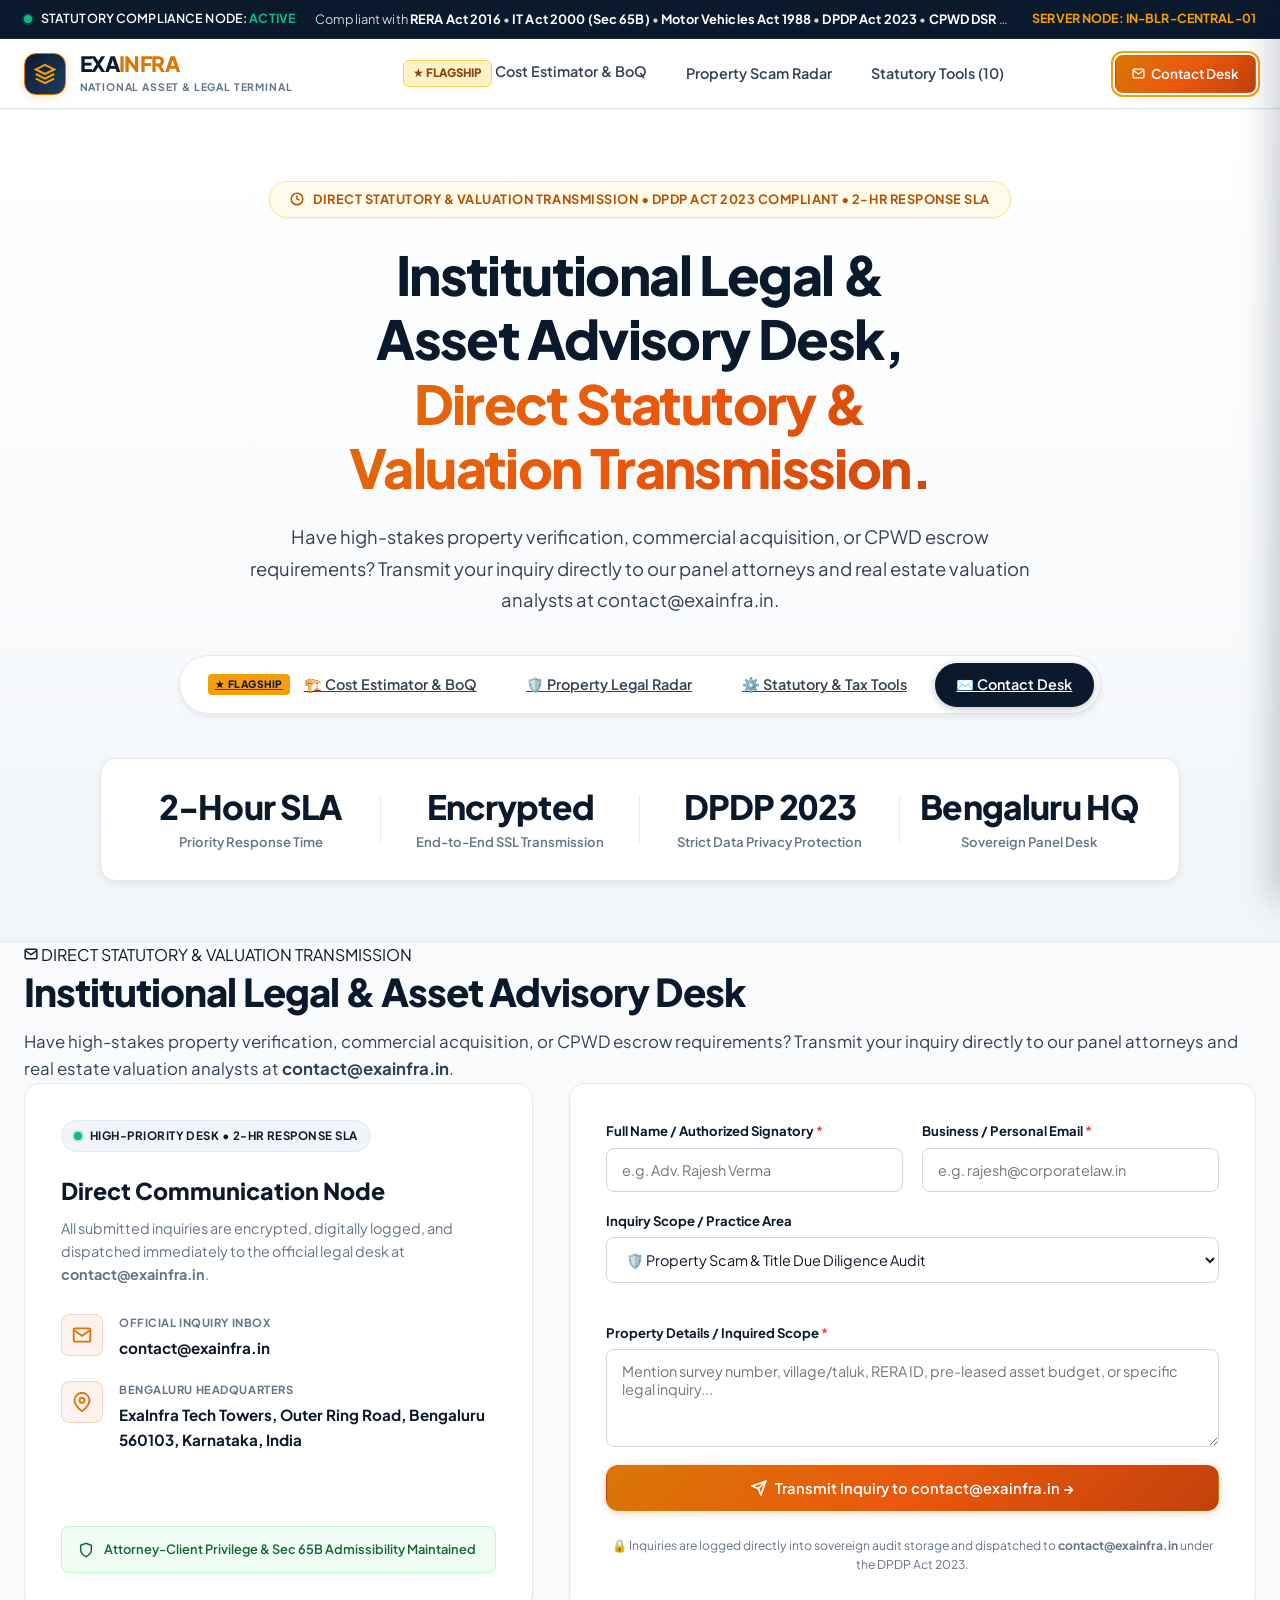
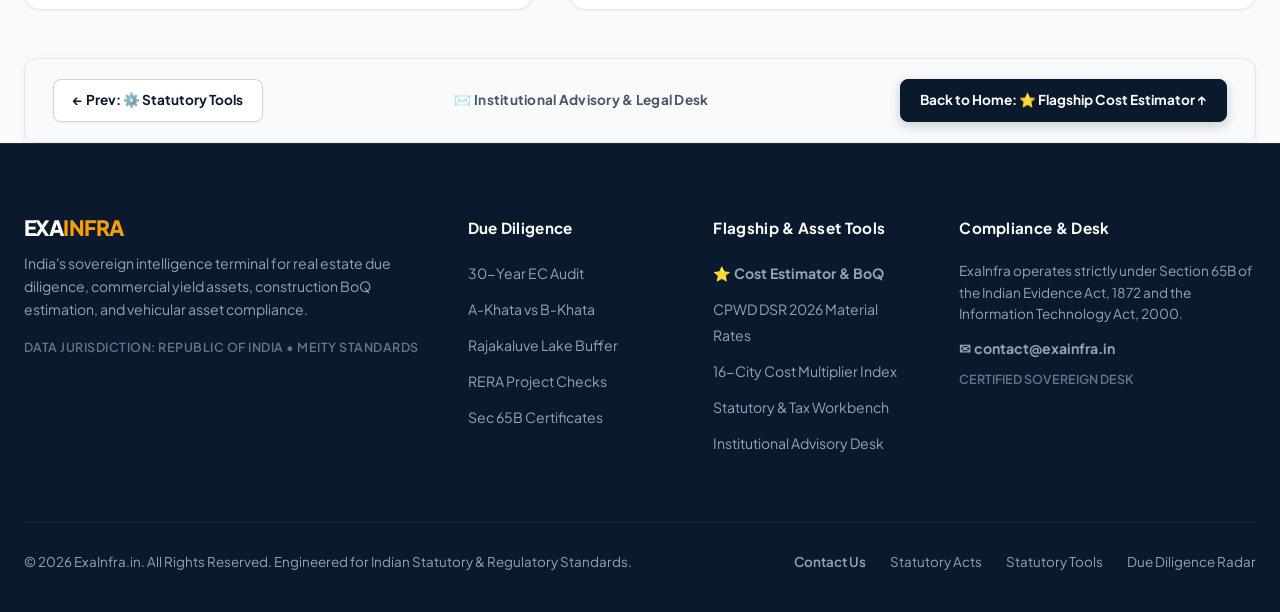
<file: contact.html>
<!DOCTYPE html>
<html lang="en">
<head>
  <meta charset="UTF-8">
  <meta name="viewport" content="width=device-width, initial-scale=1.0">
  <title>Institutional Legal & Asset Advisory Desk | ExaInfra.in</title>
  <meta name="description" content="Direct transmission channel for high-stakes property verification, commercial transactions, contractor escrow arbitration, and formal valuation advisory.">
  <link rel="preconnect" href="https://fonts.googleapis.com">
  <link rel="preconnect" href="https://fonts.gstatic.com" crossorigin>
  <link href="https://fonts.googleapis.com/css2?family=Plus+Jakarta+Sans:wght@400;500;600;700;800&family=JetBrains+Mono:wght@400;500;600;700&display=swap" rel="stylesheet">
  <link rel="stylesheet" href="style.css">
</head>
<body class="sovereign-theme">
  <!-- National Statutory Compliance Ticker -->
  <div class="national-ticker-bar">
    <div class="container ticker-inner">
      <div class="compliance-status-pill">
        <span class="live-pulse-dot"></span>
        <span>STATUTORY COMPLIANCE NODE: <strong>ACTIVE</strong></span>
      </div>
      <div class="ticker-text">
        <span>Compliant with <strong>RERA Act 2016</strong> &bull; <strong>IT Act 2000 (Sec 65B)</strong> &bull; <strong>Motor Vehicles Act 1988</strong> &bull; <strong>DPDP Act 2023</strong> &bull; <strong>CPWD DSR 2026</strong> Standards</span>
      </div>
      <div class="ticker-node">
        <span>SERVER NODE: IN-BLR-CENTRAL-01</span>
      </div>
    </div>
  </div>

  <!-- Main Navigation Header -->
  <header class="navbar-terminal" id="mainNavbar">
    <div class="container nav-container">
      <a href="index.html" class="brand-wrap">
        <div class="brand-emblem">
          <svg width="22" height="22" viewBox="0 0 24 24" fill="none" stroke="currentColor" stroke-width="2.2">
            <path d="M12 2L2 7l10 5 10-5-10-5z"></path>
            <path d="M2 17l10 5 10-5"></path>
            <path d="M2 12l10 5 10-5"></path>
          </svg>
        </div>
        <div class="brand-text-col">
          <div class="brand-title">EXA<span>INFRA</span></div>
          <div class="brand-sub">NATIONAL ASSET & LEGAL TERMINAL</div>
        </div>
      </a>

      <!-- Desktop Nav Menu -->
      <nav class="nav-menu">
        <a href="index.html" class="nav-link "><span class="flagship-badge-inline">★ FLAGSHIP</span> Cost Estimator &amp; BoQ</a>
        <a href="property-radar.html" class="nav-link ">Property Scam Radar</a>
        <a href="statutory-tools.html" class="nav-link ">Statutory Tools (10)</a>
      </nav>

      <div class="nav-actions">
        <a href="contact.html" class="btn btn-primary btn-sm nav-contact-btn active">
          <svg width="13" height="13" viewBox="0 0 24 24" fill="none" stroke="currentColor" stroke-width="2.3"><path d="M4 4h16c1.1 0 2 .9 2 2v12c0 1.1-.9 2-2 2H4c-1.1 0-2-.9-2-2V6c0-1.1.9-2 2-2z"></path><polyline points="22,6 12,13 2,6"></polyline></svg>
          <span>Contact Desk</span>
        </a>

        <!-- Mobile Hamburger Toggle -->
        <button class="mobile-toggle-btn" id="btnMobileToggle" aria-label="Open Navigation Menu" aria-expanded="false" aria-controls="mobileNavDrawer">
          <span></span>
          <span></span>
          <span></span>
        </button>
      </div>
    </div>
  </header>

  <!-- Mobile Navigation Backdrop & Drawer -->
  <div class="mobile-nav-backdrop" id="mobileNavBackdrop" onclick="closeMobileNav()"></div>
  <div class="mobile-nav-drawer" id="mobileNavDrawer" role="dialog" aria-modal="true" aria-label="Mobile Navigation Menu">
    <div class="mobile-nav-header">
      <div class="brand-title">EXA<span style="color:var(--saffron-600);">INFRA</span></div>
      <button class="mobile-close-btn" id="btnMobileClose" aria-label="Close Mobile Menu">&times;</button>
    </div>
    <div class="mobile-nav-links">
      <a href="index.html" class="mobile-link ">⭐ Flagship: Cost Estimator &amp; BoQ</a>
      <a href="property-radar.html" class="mobile-link ">🛡️ Property Scam Radar</a>
      <a href="statutory-tools.html" class="mobile-link ">⚙️ Statutory &amp; Tax Tools</a>
      <a href="contact.html" class="mobile-link active">✉️ Advisory &amp; Contact Desk</a>
    </div>
    <div style="margin-top: 1.5rem;">
      <a href="contact.html" class="btn btn-primary btn-full" onclick="closeMobileNav()">
        <span>✉️ Contact Legal Desk</span>
      </a>
    </div>
  </div>
  <!-- Hero Section -->
  <section class="hero-terminal">
    <div class="container">
      <div class="hero-seal-badge">
        <svg width="14" height="14" viewBox="0 0 24 24" fill="none" stroke="currentColor" stroke-width="2.5"><circle cx="12" cy="12" r="10"></circle><path d="M12 6v6l4 2"></path></svg>
        <span>DIRECT STATUTORY & VALUATION TRANSMISSION &bull; DPDP ACT 2023 COMPLIANT &bull; 2-HR RESPONSE SLA</span>
      </div>

      <h1 class="hero-headline">
        Institutional Legal &amp; Asset Advisory Desk,<br><span class="highlight-saffron">Direct Statutory &amp; Valuation Transmission.</span>
      </h1>

      <p class="hero-description">
        Have high-stakes property verification, commercial acquisition, or CPWD escrow requirements? Transmit your inquiry directly to our panel attorneys and real estate valuation analysts at contact@exainfra.in.
      </p>

      <!-- Multi-Page Pillar Nav -->
      <div class="hero-pillars-nav">
        <a href="index.html" class="pillar-tab-btn ">
          <span class="pillar-flagship-pill">★ FLAGSHIP</span>
          <span>🏗️ Cost Estimator &amp; BoQ</span>
        </a>
        <a href="property-radar.html" class="pillar-tab-btn ">
          <span>🛡️ Property Legal Radar</span>
        </a>
        <a href="statutory-tools.html" class="pillar-tab-btn ">
          <span>⚙️ Statutory &amp; Tax Tools</span>
        </a>
        <a href="contact.html" class="pillar-tab-btn active">
          <span>✉️ Contact Desk</span>
        </a>
      </div>

      <!-- Hero Metric Bar -->
      <div class="hero-metric-bar">
        <div class="metric-cell">
          <div class="metric-val">2-Hour SLA</div>
          <div class="metric-lbl">Priority Response Time</div>
        </div>
        <div class="metric-cell">
          <div class="metric-val">Encrypted</div>
          <div class="metric-lbl">End-to-End SSL Transmission</div>
        </div>
        <div class="metric-cell">
          <div class="metric-val">DPDP 2023</div>
          <div class="metric-lbl">Strict Data Privacy Protection</div>
        </div>
        <div class="metric-cell">
          <div class="metric-val">Bengaluru HQ</div>
          <div class="metric-lbl">Sovereign Panel Desk</div>
        </div>
      </div>
    </div>
  </section>
  <section class="terminal-section bg-subtle terminal-page" id="contact" data-page-index="5">
    <div class="container">
      <div class="section-header">
        <div class="section-tag-pill">
          <svg width="14" height="14" viewBox="0 0 24 24" fill="none" stroke="currentColor" stroke-width="2.5"><path d="M4 4h16c1.1 0 2 .9 2 2v12c0 1.1-.9 2-2 2H4c-1.1 0-2-.9-2-2V6c0-1.1.9-2 2-2z"></path><polyline points="22,6 12,13 2,6"></polyline></svg>
          <span>DIRECT STATUTORY & VALUATION TRANSMISSION</span>
        </div>
        <h2 class="section-title">Institutional Legal & Asset Advisory Desk</h2>
        <p class="section-desc">
          Have high-stakes property verification, commercial acquisition, or CPWD escrow requirements? Transmit your inquiry directly to our panel attorneys and real estate valuation analysts at <strong>contact@exainfra.in</strong>.
        </p>
      </div>

      <div class="contact-grid-container">
        <!-- Contact Info Left Column -->
        <div class="contact-info-card">
          <div class="contact-badge-strip">
            <span class="live-pulse-dot"></span>
            <span>HIGH-PRIORITY DESK &bull; 2-HR RESPONSE SLA</span>
          </div>

          <h3 class="contact-card-title">Direct Communication Node</h3>
          <p class="contact-card-text">
            All submitted inquiries are encrypted, digitally logged, and dispatched immediately to the official legal desk at <strong>contact@exainfra.in</strong>.
          </p>

          <div class="contact-methods-list">
            <div class="contact-method-item">
              <div class="contact-icon-box">
                <svg width="20" height="20" viewBox="0 0 24 24" fill="none" stroke="currentColor" stroke-width="2.2"><path d="M4 4h16c1.1 0 2 .9 2 2v12c0 1.1-.9 2-2 2H4c-1.1 0-2-.9-2-2V6c0-1.1.9-2 2-2z"></path><polyline points="22,6 12,13 2,6"></polyline></svg>
              </div>
              <div>
                <span class="contact-method-label">OFFICIAL INQUIRY INBOX</span>
                <a href="mailto:contact@exainfra.in" class="contact-method-value">contact@exainfra.in</a>
              </div>
            </div>

            <div class="contact-method-item">
              <div class="contact-icon-box">
                <svg width="20" height="20" viewBox="0 0 24 24" fill="none" stroke="currentColor" stroke-width="2.2"><path d="M21 10c0 7-9 13-9 13s-9-6-9-13a9 9 0 0 1 18 0z"></path><circle cx="12" cy="10" r="3"></circle></svg>
              </div>
              <div>
                <span class="contact-method-label">BENGALURU HEADQUARTERS</span>
                <span class="contact-method-value">ExaInfra Tech Towers, Outer Ring Road, Bengaluru 560103, Karnataka, India</span>
              </div>
            </div>
          </div>

          <div class="contact-statutory-pill">
            <svg width="16" height="16" viewBox="0 0 24 24" fill="none" stroke="currentColor" stroke-width="2.2"><path d="M12 22s8-4 8-10V5l-8-3-8 3v7c0 6 8 10 8 10z"></path></svg>
            <span>Attorney-Client Privilege & Sec 65B Admissibility Maintained</span>
          </div>
        </div>

        <!-- Contact Form Right Column -->
        <div class="contact-form-card">
          <form id="formContactUs" class="contact-form" autocomplete="off">
            <div class="form-row-2col">
              <div class="form-group">
                <label for="contactName" class="form-label">Full Name / Authorized Signatory <span class="req">*</span></label>
                <input type="text" id="contactName" name="name" class="form-input" placeholder="e.g. Adv. Rajesh Verma" required maxlength="100">
              </div>

              <div class="form-group">
                <label for="contactEmail" class="form-label">Business / Personal Email <span class="req">*</span></label>
                <input type="email" id="contactEmail" name="email" class="form-input" placeholder="e.g. rajesh@corporatelaw.in" required maxlength="120">
              </div>
            </div>

            <div class="form-group" style="margin-bottom: 1.25rem;">
              <label for="contactSubject" class="form-label">Inquiry Scope / Practice Area</label>
              <select id="contactSubject" name="subject" class="form-input form-select">
                <option value="Property Scam & Title Due Diligence Audit">🛡️ Property Scam & Title Due Diligence Audit</option>
                <option value="Commercial Real Estate (CRE) Pre-Leased Acquisition">🏢 Commercial Real Estate (CRE) Pre-Leased Yield</option>
                <option value="CPWD Construction BoQ & Milestone Escrow">🏗️ CPWD Construction BoQ & Milestone Escrow</option>
                <option value="Statutory Stamp Duty & Capital Gains Advisory">📜 Statutory Stamp Duty & Sec 54 Capital Gains</option>
                <option value="Enterprise API & Institutional Retainer">⚡ Enterprise API & Institutional Retainer</option>
                <option value="General Statutory & Legal Inquiry">⚖️ General Statutory & Legal Inquiry</option>
              </select>
            </div>

            <div class="form-group">
              <label for="contactMessage" class="form-label">Property Details / Inquired Scope <span class="req">*</span></label>
              <textarea id="contactMessage" name="message" class="form-input" rows="4" placeholder="Mention survey number, village/taluk, RERA ID, pre-leased asset budget, or specific legal inquiry..." required maxlength="2000"></textarea>
            </div>

            <div class="contact-action-row">
              <button type="submit" id="btnSubmitContact" class="btn btn-primary btn-full">
                <svg width="16" height="16" viewBox="0 0 24 24" fill="none" stroke="currentColor" stroke-width="2.5"><line x1="22" y1="2" x2="11" y2="13"></line><polygon points="22 2 15 22 11 13 2 9 22 2"></polygon></svg>
                <span>Transmit Inquiry to contact@exainfra.in &rarr;</span>
              </button>
            </div>

            <div class="contact-form-notice">
              🔒 Inquiries are logged directly into sovereign audit storage and dispatched to <strong>contact@exainfra.in</strong> under the DPDP Act 2023.
            </div>
          </form>
        </div>
      </div>
      <!-- Bottom Module Navigation Card -->
      <div class="bottom-pager-card">
        <a href="statutory-tools.html" class="bottom-pager-btn">
          <span>&larr; Prev: ⚙️ Statutory Tools</span>
        </a>
        <span class="bottom-pager-info">✉️ Institutional Advisory &amp; Legal Desk</span>
        <a href="index.html" class="bottom-pager-btn primary">
          <span>Back to Home: ⭐ Flagship Cost Estimator &uarr;</span>
        </a>
      </div>
    </div>
  </section>
  <!-- Footer -->
  <footer class="footer-terminal">
    <div class="container">
      <div class="footer-top">
        <div class="footer-col">
          <div class="brand-title" style="margin-bottom:0.75rem; color:#FFFFFF;">EXA<span style="color:var(--saffron-500);">INFRA</span></div>
          <p style="font-size:0.88rem; color:#94A3B8; line-height:1.65; margin-bottom:1rem;">
            India's sovereign intelligence terminal for real estate due diligence, commercial yield assets, construction BoQ estimation, and vehicular asset compliance.
          </p>
          <div style="font-size:0.78rem; color:#64748B; font-weight:600; letter-spacing:0.04em;">
            DATA JURISDICTION: REPUBLIC OF INDIA &bull; MEITY STANDARDS
          </div>
        </div>

        <div class="footer-col">
          <h4>Due Diligence</h4>
          <ul>
            <li><a href="property-radar.html">30-Year EC Audit</a></li>
            <li><a href="property-radar.html">A-Khata vs B-Khata</a></li>
            <li><a href="property-radar.html">Rajakaluve Lake Buffer</a></li>
            <li><a href="property-radar.html">RERA Project Checks</a></li>
            <li><a href="property-radar.html">Sec 65B Certificates</a></li>
          </ul>
        </div>

        <div class="footer-col">
          <h4>Flagship &amp; Asset Tools</h4>
          <ul>
            <li><a href="index.html"><strong style="color:var(--saffron-400);">⭐ Cost Estimator &amp; BoQ</strong></a></li>
            <li><a href="index.html">CPWD DSR 2026 Material Rates</a></li>
            <li><a href="index.html">16-City Cost Multiplier Index</a></li>
            <li><a href="statutory-tools.html">Statutory &amp; Tax Workbench</a></li>
            <li><a href="contact.html">Institutional Advisory Desk</a></li>
          </ul>
        </div>

        <div class="footer-col">
          <h4>Compliance &amp; Desk</h4>
          <p style="font-size:0.85rem; color:#94A3B8; line-height:1.6; margin-bottom:0.75rem;">
            ExaInfra operates strictly under Section 65B of the Indian Evidence Act, 1872 and the Information Technology Act, 2000.
          </p>
          <div style="font-size:0.85rem; margin-bottom:0.6rem;">
            <a href="mailto:contact@exainfra.in" style="color:var(--saffron-400); text-decoration:none; font-weight:700;">✉ contact@exainfra.in</a>
          </div>
          <div style="font-size:0.78rem; color:#64748B; font-weight:600;">
            CERTIFIED SOVEREIGN DESK
          </div>
        </div>
      </div>

      <div class="footer-bottom">
        <div>
          &copy; 2026 ExaInfra.in. All Rights Reserved. Engineered for Indian Statutory &amp; Regulatory Standards.
        </div>
        <div style="display:flex; gap:1.5rem; flex-wrap:wrap;">
          <a href="contact.html" style="color:var(--saffron-400); text-decoration:none; font-weight:600;">Contact Us</a>
          <a href="regulatory-framework.html" style="color:#94A3B8; text-decoration:none;">Statutory Acts</a>
          <a href="statutory-tools.html" style="color:#94A3B8; text-decoration:none;">Statutory Tools</a>
          <a href="property-radar.html" style="color:#94A3B8; text-decoration:none;">Due Diligence Radar</a>
        </div>
      </div>
    </div>
  </footer>

  <!-- Toast Notification Container -->
  <div class="toast-container" id="toastContainer"></div>

  <script src="app.js"></script>
</body>
</html>
</file>
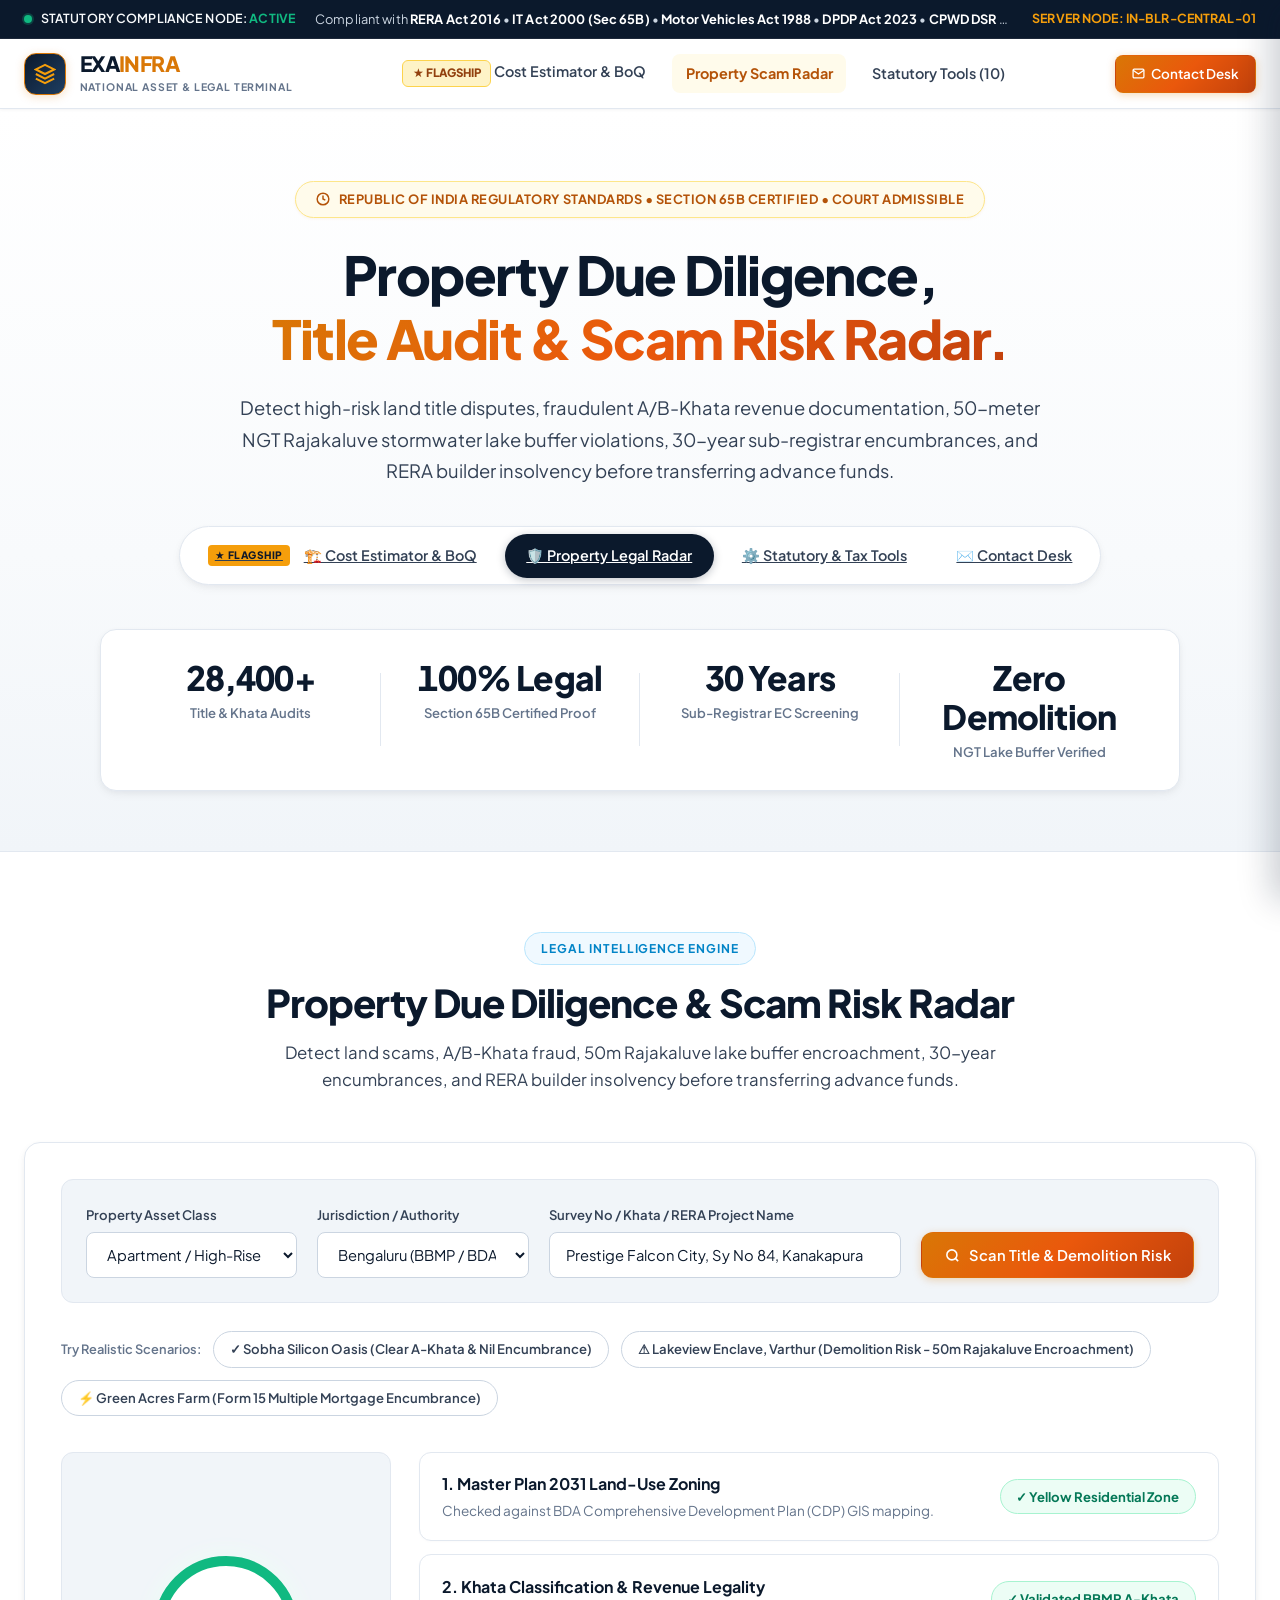
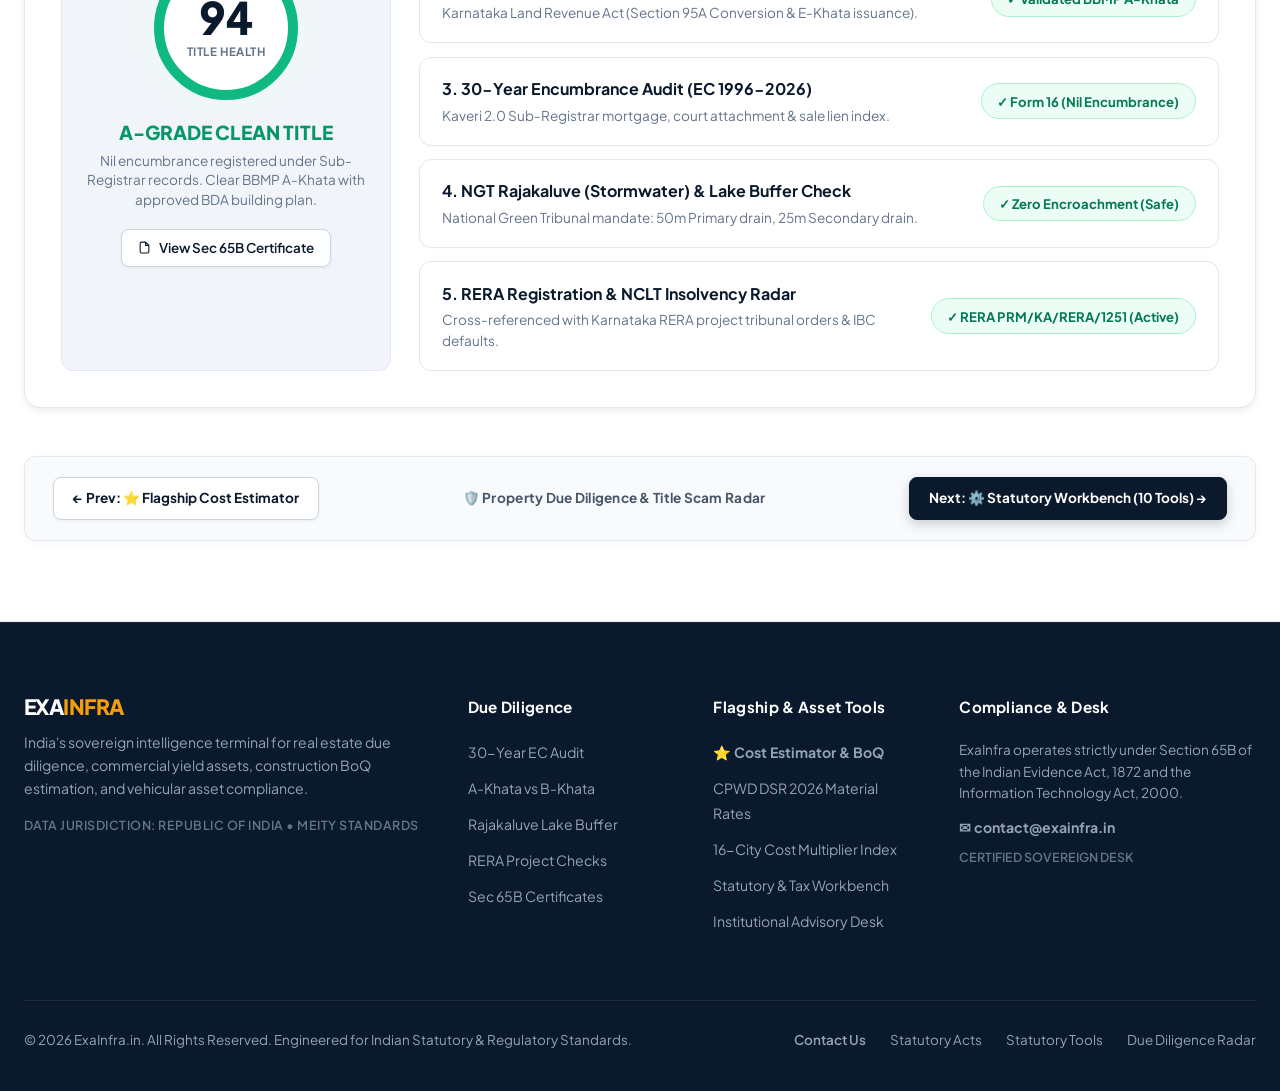
<file: property-radar.html>
<!DOCTYPE html>
<html lang="en">
<head>
  <meta charset="UTF-8">
  <meta name="viewport" content="width=device-width, initial-scale=1.0">
  <title>Property Scam & Title Due Diligence Radar | ExaInfra.in — Sovereign Asset Terminal</title>
  <meta name="description" content="AI & Sub-Registrar algorithmic title audit, 30-year encumbrance search, BBMP A/B-Khata verification, Rajakaluve 50m lake buffer screening, and Section 65B court-admissible certificate.">
  <link rel="preconnect" href="https://fonts.googleapis.com">
  <link rel="preconnect" href="https://fonts.gstatic.com" crossorigin>
  <link href="https://fonts.googleapis.com/css2?family=Plus+Jakarta+Sans:wght@400;500;600;700;800&family=JetBrains+Mono:wght@400;500;600;700&display=swap" rel="stylesheet">
  <link rel="stylesheet" href="style.css">
</head>
<body class="sovereign-theme">
  <!-- National Statutory Compliance Ticker -->
  <div class="national-ticker-bar">
    <div class="container ticker-inner">
      <div class="compliance-status-pill">
        <span class="live-pulse-dot"></span>
        <span>STATUTORY COMPLIANCE NODE: <strong>ACTIVE</strong></span>
      </div>
      <div class="ticker-text">
        <span>Compliant with <strong>RERA Act 2016</strong> &bull; <strong>IT Act 2000 (Sec 65B)</strong> &bull; <strong>Motor Vehicles Act 1988</strong> &bull; <strong>DPDP Act 2023</strong> &bull; <strong>CPWD DSR 2026</strong> Standards</span>
      </div>
      <div class="ticker-node">
        <span>SERVER NODE: IN-BLR-CENTRAL-01</span>
      </div>
    </div>
  </div>

  <!-- Main Navigation Header -->
  <header class="navbar-terminal" id="mainNavbar">
    <div class="container nav-container">
      <a href="index.html" class="brand-wrap">
        <div class="brand-emblem">
          <svg width="22" height="22" viewBox="0 0 24 24" fill="none" stroke="currentColor" stroke-width="2.2">
            <path d="M12 2L2 7l10 5 10-5-10-5z"></path>
            <path d="M2 17l10 5 10-5"></path>
            <path d="M2 12l10 5 10-5"></path>
          </svg>
        </div>
        <div class="brand-text-col">
          <div class="brand-title">EXA<span>INFRA</span></div>
          <div class="brand-sub">NATIONAL ASSET & LEGAL TERMINAL</div>
        </div>
      </a>

      <!-- Desktop Nav Menu -->
      <nav class="nav-menu">
        <a href="index.html" class="nav-link "><span class="flagship-badge-inline">★ FLAGSHIP</span> Cost Estimator &amp; BoQ</a>
        <a href="property-radar.html" class="nav-link active">Property Scam Radar</a>
        <a href="statutory-tools.html" class="nav-link ">Statutory Tools (10)</a>
      </nav>

      <div class="nav-actions">
        <a href="contact.html" class="btn btn-primary btn-sm nav-contact-btn">
          <svg width="13" height="13" viewBox="0 0 24 24" fill="none" stroke="currentColor" stroke-width="2.3"><path d="M4 4h16c1.1 0 2 .9 2 2v12c0 1.1-.9 2-2 2H4c-1.1 0-2-.9-2-2V6c0-1.1.9-2 2-2z"></path><polyline points="22,6 12,13 2,6"></polyline></svg>
          <span>Contact Desk</span>
        </a>

        <!-- Mobile Hamburger Toggle -->
        <button class="mobile-toggle-btn" id="btnMobileToggle" aria-label="Open Navigation Menu" aria-expanded="false" aria-controls="mobileNavDrawer">
          <span></span>
          <span></span>
          <span></span>
        </button>
      </div>
    </div>
  </header>

  <!-- Mobile Navigation Backdrop & Drawer -->
  <div class="mobile-nav-backdrop" id="mobileNavBackdrop" onclick="closeMobileNav()"></div>
  <div class="mobile-nav-drawer" id="mobileNavDrawer" role="dialog" aria-modal="true" aria-label="Mobile Navigation Menu">
    <div class="mobile-nav-header">
      <div class="brand-title">EXA<span style="color:var(--saffron-600);">INFRA</span></div>
      <button class="mobile-close-btn" id="btnMobileClose" aria-label="Close Mobile Menu">&times;</button>
    </div>
    <div class="mobile-nav-links">
      <a href="index.html" class="mobile-link ">⭐ Flagship: Cost Estimator &amp; BoQ</a>
      <a href="property-radar.html" class="mobile-link active">🛡️ Property Scam Radar</a>
      <a href="statutory-tools.html" class="mobile-link ">⚙️ Statutory &amp; Tax Tools</a>
      <a href="contact.html" class="mobile-link ">✉️ Advisory &amp; Contact Desk</a>
    </div>
    <div style="margin-top: 1.5rem;">
      <a href="contact.html" class="btn btn-primary btn-full" onclick="closeMobileNav()">
        <span>✉️ Contact Legal Desk</span>
      </a>
    </div>
  </div>
  <!-- Hero Section -->
  <section class="hero-terminal">
    <div class="container">
      <div class="hero-seal-badge">
        <svg width="14" height="14" viewBox="0 0 24 24" fill="none" stroke="currentColor" stroke-width="2.5"><circle cx="12" cy="12" r="10"></circle><path d="M12 6v6l4 2"></path></svg>
        <span>REPUBLIC OF INDIA REGULATORY STANDARDS &bull; SECTION 65B CERTIFIED &bull; COURT ADMISSIBLE</span>
      </div>

      <h1 class="hero-headline">
        Property Due Diligence,<br><span class="highlight-saffron">Title Audit &amp; Scam Risk Radar.</span>
      </h1>

      <p class="hero-description">
        Detect high-risk land title disputes, fraudulent A/B-Khata revenue documentation, 50-meter NGT Rajakaluve stormwater lake buffer violations, 30-year sub-registrar encumbrances, and RERA builder insolvency before transferring advance funds.
      </p>

      <!-- Multi-Page Pillar Nav -->
      <div class="hero-pillars-nav">
        <a href="index.html" class="pillar-tab-btn ">
          <span class="pillar-flagship-pill">★ FLAGSHIP</span>
          <span>🏗️ Cost Estimator &amp; BoQ</span>
        </a>
        <a href="property-radar.html" class="pillar-tab-btn active">
          <span>🛡️ Property Legal Radar</span>
        </a>
        <a href="statutory-tools.html" class="pillar-tab-btn ">
          <span>⚙️ Statutory &amp; Tax Tools</span>
        </a>
        <a href="contact.html" class="pillar-tab-btn ">
          <span>✉️ Contact Desk</span>
        </a>
      </div>

      <!-- Hero Metric Bar -->
      <div class="hero-metric-bar">
        <div class="metric-cell">
          <div class="metric-val">28,400+</div>
          <div class="metric-lbl">Title & Khata Audits</div>
        </div>
        <div class="metric-cell">
          <div class="metric-val">100% Legal</div>
          <div class="metric-lbl">Section 65B Certified Proof</div>
        </div>
        <div class="metric-cell">
          <div class="metric-val">30 Years</div>
          <div class="metric-lbl">Sub-Registrar EC Screening</div>
        </div>
        <div class="metric-cell">
          <div class="metric-val">Zero Demolition</div>
          <div class="metric-lbl">NGT Lake Buffer Verified</div>
        </div>
      </div>
    </div>
  </section>
  <section class="radar-section terminal-page" id="legal-radar" data-page-index="2">
    <div class="container">
      <div class="section-header-block">
        <span class="section-tag">LEGAL INTELLIGENCE ENGINE</span>
        <h2 class="section-title">Property Due Diligence & Scam Risk Radar</h2>
        <p class="section-desc">
          Detect land scams, A/B-Khata fraud, 50m Rajakaluve lake buffer encroachment, 30-year encumbrances, and RERA builder insolvency before transferring advance funds.
        </p>
      </div>

      <div class="radar-terminal-card">
        <!-- Search & Query Form -->
        <form id="formPropertyRadar" class="radar-search-box">
          <div class="form-field-radar">
            <label for="radarPropType">Property Asset Class</label>
            <select id="radarPropType" class="form-control-terminal">
              <option value="Apartment / Flat" selected>Apartment / High-Rise Flat</option>
              <option value="Gated Villa">Gated Community Villa</option>
              <option value="Agricultural Land">Agricultural Land Plot</option>
              <option value="Commercial Plot">Commercial Commercial Plot</option>
            </select>
          </div>

          <div class="form-field-radar">
            <label for="radarCity">Jurisdiction / Authority</label>
            <select id="radarCity" class="form-control-terminal">
              <option value="Bengaluru (BBMP / BDA / BMRDA)" selected>Bengaluru (BBMP / BDA)</option>
              <option value="Mumbai (BMC / MMRDA)">Mumbai (BMC / MMRDA)</option>
              <option value="Delhi-NCR (DDA / RERA)">Delhi-NCR (DDA / RERA)</option>
              <option value="Hyderabad (GHMC / HMDA)">Hyderabad (GHMC / HMDA)</option>
              <option value="Pune (PMC / PMRDA)">Pune (PMC / PMRDA)</option>
            </select>
          </div>

          <div class="form-field-radar">
            <label for="radarIdentifier">Survey No / Khata / RERA Project Name</label>
            <input type="text" id="radarIdentifier" class="form-control-terminal" value="Prestige Falcon City, Sy No 84, Kanakapura" placeholder="e.g. Sy No 142/2, Khata 890 or Project Name" autocomplete="off" autocorrect="off" autocapitalize="words" spellcheck="false" maxlength="120" required>
          </div>

          <div class="form-field-radar">
            <button type="submit" class="btn btn-primary" id="btnExecuteRadarAudit">
              <svg width="15" height="15" viewBox="0 0 24 24" fill="none" stroke="currentColor" stroke-width="2.5"><circle cx="11" cy="11" r="8"></circle><line x1="21" y1="21" x2="16.65" y2="16.65"></line></svg>
              <span>Scan Title & Demolition Risk</span>
            </button>
          </div>
        </form>

        <!-- Sample Quick-Load Chips -->
        <div class="sample-queries-row">
          <span class="sample-query-label">Try Realistic Scenarios:</span>
          <button type="button" class="sample-query-chip" onclick="loadRadarSample('safe')">
            ✓ Sobha Silicon Oasis (Clear A-Khata & Nil Encumbrance)
          </button>
          <button type="button" class="sample-query-chip" onclick="loadRadarSample('danger')">
            ⚠ Lakeview Enclave, Varthur (Demolition Risk - 50m Rajakaluve Encroachment)
          </button>
          <button type="button" class="sample-query-chip" onclick="loadRadarSample('warning')">
            ⚡ Green Acres Farm (Form 15 Multiple Mortgage Encumbrance)
          </button>
        </div>

        <!-- Live Audit Results Interface -->
        <div class="radar-results-grid" id="radarResultsContainer">
          <!-- Left: Risk Gauge -->
          <div class="gauge-card">
            <div class="risk-dial safe" id="radarDialGauge">
              <span class="dial-score" id="radarScoreText">94</span>
              <span class="dial-lbl" id="radarScoreLbl">TITLE HEALTH</span>
            </div>
            <h3 class="risk-verdict-title text-green" id="radarVerdictTitle" style="color:var(--emerald-600);">A-GRADE CLEAN TITLE</h3>
            <p style="font-size:0.85rem; color:var(--text-muted); line-height:1.4;" id="radarVerdictSub">
              Nil encumbrance registered under Sub-Registrar records. Clear BBMP A-Khata with approved BDA building plan.
            </p>
            <button type="button" class="btn btn-secondary btn-sm" id="btnOpenTitleCertModal" style="margin-top:1.25rem;">
              <svg width="13" height="13" viewBox="0 0 24 24" fill="none" stroke="currentColor" stroke-width="2"><path d="M14 2H6a2 2 0 0 0-2 2v16a2 2 0 0 0 2 2h12a2 2 0 0 0 2-2V8z"></path><polyline points="14 2 14 8 20 8"></polyline></svg>
              <span>View Sec 65B Certificate</span>
            </button>
          </div>

          <!-- Right: 5-Point Statutory Matrix -->
          <div class="matrix-container" id="radarMatrixContainer">
            <!-- Row 1 -->
            <div class="matrix-row">
              <div class="matrix-info">
                <h4>1. Master Plan 2031 Land-Use Zoning</h4>
                <p>Checked against BDA Comprehensive Development Plan (CDP) GIS mapping.</p>
              </div>
              <span class="status-badge pass" id="statZoning">✓ Yellow Residential Zone</span>
            </div>

            <!-- Row 2 -->
            <div class="matrix-row">
              <div class="matrix-info">
                <h4>2. Khata Classification & Revenue Legality</h4>
                <p>Karnataka Land Revenue Act (Section 95A Conversion & E-Khata issuance).</p>
              </div>
              <span class="status-badge pass" id="statKhata">✓ Validated BBMP A-Khata</span>
            </div>

            <!-- Row 3 -->
            <div class="matrix-row">
              <div class="matrix-info">
                <h4>3. 30-Year Encumbrance Audit (EC 1996-2026)</h4>
                <p>Kaveri 2.0 Sub-Registrar mortgage, court attachment & sale lien index.</p>
              </div>
              <span class="status-badge pass" id="statEc">✓ Form 16 (Nil Encumbrance)</span>
            </div>

            <!-- Row 4 -->
            <div class="matrix-row">
              <div class="matrix-info">
                <h4>4. NGT Rajakaluve (Stormwater) & Lake Buffer Check</h4>
                <p>National Green Tribunal mandate: 50m Primary drain, 25m Secondary drain.</p>
              </div>
              <span class="status-badge pass" id="statBuffer">✓ Zero Encroachment (Safe)</span>
            </div>

            <!-- Row 5 -->
            <div class="matrix-row">
              <div class="matrix-info">
                <h4>5. RERA Registration & NCLT Insolvency Radar</h4>
                <p>Cross-referenced with Karnataka RERA project tribunal orders & IBC defaults.</p>
              </div>
              <span class="status-badge pass" id="statRera">✓ RERA PRM/KA/RERA/1251 (Active)</span>
            </div>
          </div>
        </div>
      </div>
      <!-- Bottom Module Navigation Card -->
      <div class="bottom-pager-card">
        <a href="index.html" class="bottom-pager-btn">
          <span>&larr; Prev: ⭐ Flagship Cost Estimator</span>
        </a>
        <span class="bottom-pager-info">🛡️ Property Due Diligence &amp; Title Scam Radar</span>
        <a href="statutory-tools.html" class="bottom-pager-btn primary">
          <span>Next: ⚙️ Statutory Workbench (10 Tools) &rarr;</span>
        </a>
      </div>
    </div>
  </section>


  <!-- MODAL: Section 65B Property Legal Title Audit Certificate -->
  <div class="modal-backdrop" id="modalTitleCert">
    <div class="modal-box modal-lg">
      <button class="modal-close-btn" onclick="closeModal(document.getElementById('modalTitleCert'))">&times;</button>
      <div class="cert-paper" id="titleCertPaper">
        <!-- Injected dynamically -->
      </div>
      <div style="display:flex; justify-content:flex-end; gap:0.75rem; margin-top:1.25rem; flex-wrap:wrap;">
        <button type="button" class="btn btn-secondary btn-sm" onclick="window.print()">
          <span>Print / Save as PDF</span>
        </button>
        <button type="button" class="btn btn-primary btn-sm" onclick="showToast('✓ Section 65B Digital Certificate downloaded!'); closeModal(document.getElementById('modalTitleCert'));">
          <span>Download Signed Dossier</span>
        </button>
      </div>
    </div>
  </div>

  <!-- Footer -->
  <footer class="footer-terminal">
    <div class="container">
      <div class="footer-top">
        <div class="footer-col">
          <div class="brand-title" style="margin-bottom:0.75rem; color:#FFFFFF;">EXA<span style="color:var(--saffron-500);">INFRA</span></div>
          <p style="font-size:0.88rem; color:#94A3B8; line-height:1.65; margin-bottom:1rem;">
            India's sovereign intelligence terminal for real estate due diligence, commercial yield assets, construction BoQ estimation, and vehicular asset compliance.
          </p>
          <div style="font-size:0.78rem; color:#64748B; font-weight:600; letter-spacing:0.04em;">
            DATA JURISDICTION: REPUBLIC OF INDIA &bull; MEITY STANDARDS
          </div>
        </div>

        <div class="footer-col">
          <h4>Due Diligence</h4>
          <ul>
            <li><a href="property-radar.html">30-Year EC Audit</a></li>
            <li><a href="property-radar.html">A-Khata vs B-Khata</a></li>
            <li><a href="property-radar.html">Rajakaluve Lake Buffer</a></li>
            <li><a href="property-radar.html">RERA Project Checks</a></li>
            <li><a href="property-radar.html">Sec 65B Certificates</a></li>
          </ul>
        </div>

        <div class="footer-col">
          <h4>Flagship &amp; Asset Tools</h4>
          <ul>
            <li><a href="index.html"><strong style="color:var(--saffron-400);">⭐ Cost Estimator &amp; BoQ</strong></a></li>
            <li><a href="index.html">CPWD DSR 2026 Material Rates</a></li>
            <li><a href="index.html">16-City Cost Multiplier Index</a></li>
            <li><a href="statutory-tools.html">Statutory &amp; Tax Workbench</a></li>
            <li><a href="contact.html">Institutional Advisory Desk</a></li>
          </ul>
        </div>

        <div class="footer-col">
          <h4>Compliance &amp; Desk</h4>
          <p style="font-size:0.85rem; color:#94A3B8; line-height:1.6; margin-bottom:0.75rem;">
            ExaInfra operates strictly under Section 65B of the Indian Evidence Act, 1872 and the Information Technology Act, 2000.
          </p>
          <div style="font-size:0.85rem; margin-bottom:0.6rem;">
            <a href="mailto:contact@exainfra.in" style="color:var(--saffron-400); text-decoration:none; font-weight:700;">✉ contact@exainfra.in</a>
          </div>
          <div style="font-size:0.78rem; color:#64748B; font-weight:600;">
            CERTIFIED SOVEREIGN DESK
          </div>
        </div>
      </div>

      <div class="footer-bottom">
        <div>
          &copy; 2026 ExaInfra.in. All Rights Reserved. Engineered for Indian Statutory &amp; Regulatory Standards.
        </div>
        <div style="display:flex; gap:1.5rem; flex-wrap:wrap;">
          <a href="contact.html" style="color:var(--saffron-400); text-decoration:none; font-weight:600;">Contact Us</a>
          <a href="regulatory-framework.html" style="color:#94A3B8; text-decoration:none;">Statutory Acts</a>
          <a href="statutory-tools.html" style="color:#94A3B8; text-decoration:none;">Statutory Tools</a>
          <a href="property-radar.html" style="color:#94A3B8; text-decoration:none;">Due Diligence Radar</a>
        </div>
      </div>
    </div>
  </footer>

  <!-- Toast Notification Container -->
  <div class="toast-container" id="toastContainer"></div>

  <script src="app.js"></script>
</body>
</html>
</file>
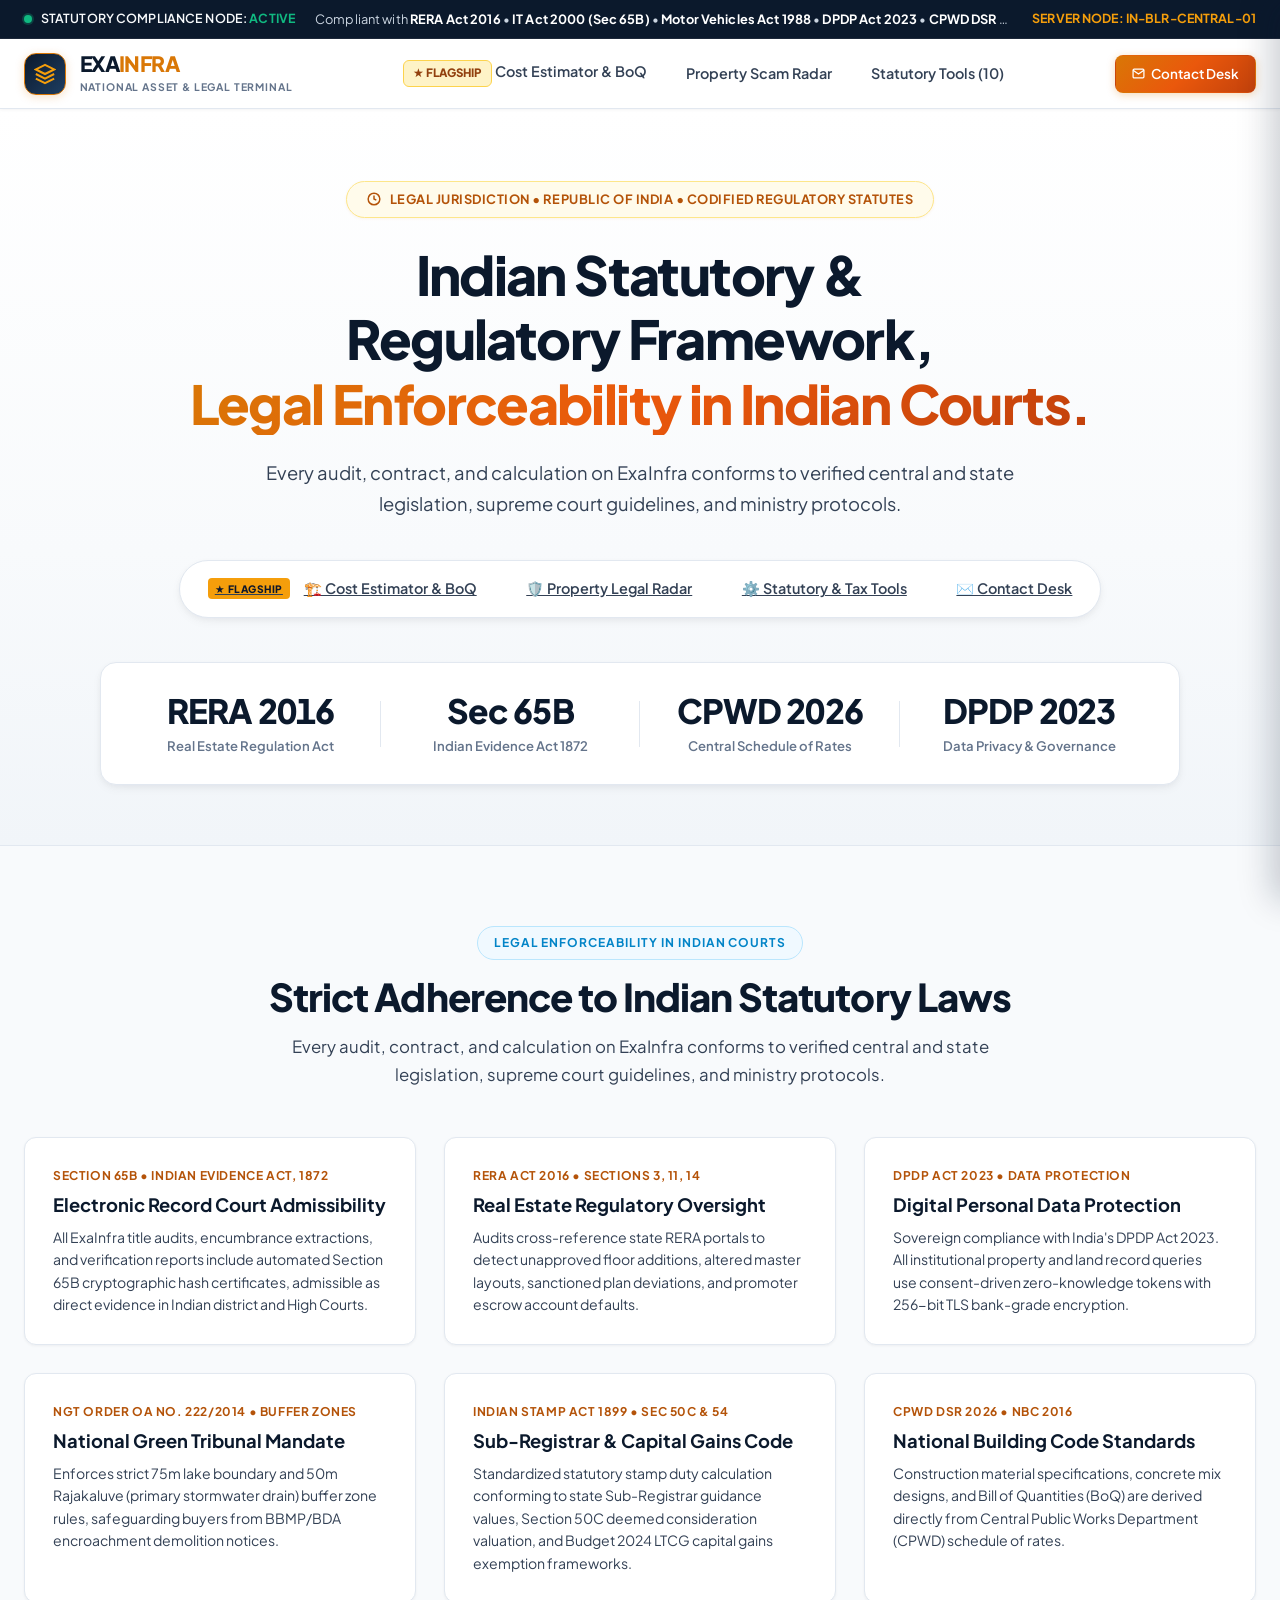
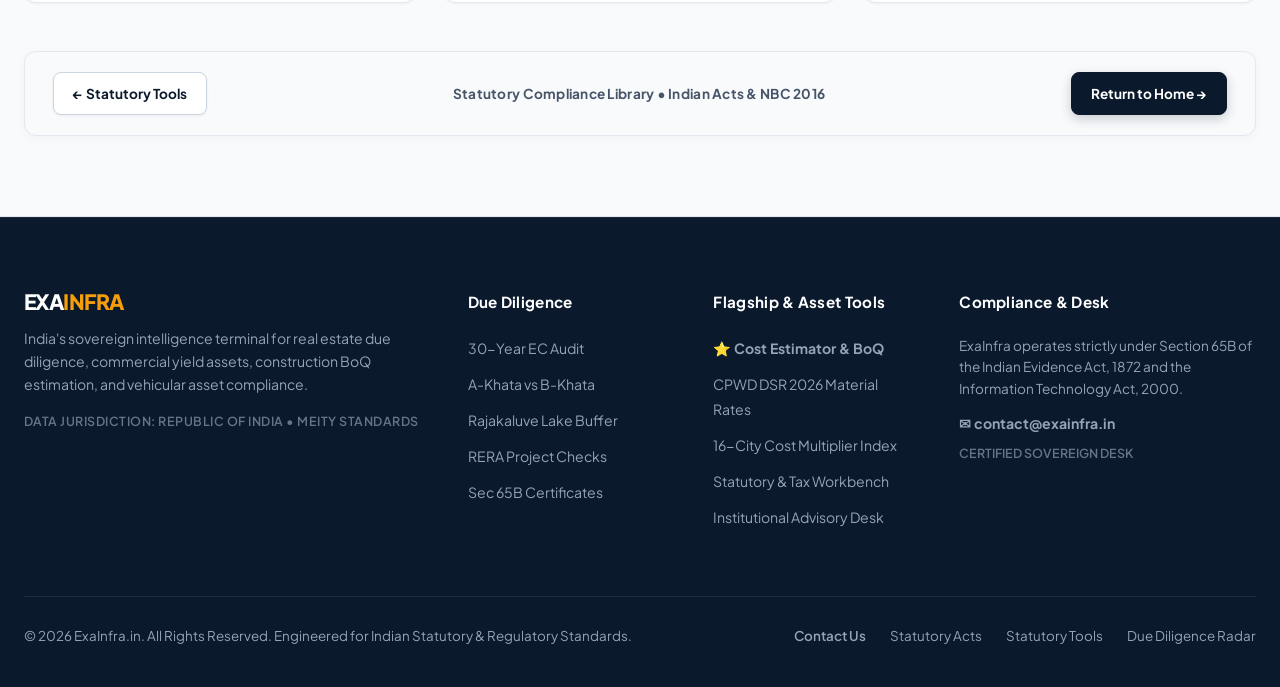
<file: regulatory-framework.html>
<!DOCTYPE html>
<html lang="en">
<head>
  <meta charset="UTF-8">
  <meta name="viewport" content="width=device-width, initial-scale=1.0">
  <title>Indian Statutory & Regulatory Framework | ExaInfra.in</title>
  <meta name="description" content="Codified compliance standards across RERA 2016, Indian Evidence Act Section 65B, CPWD DSR 2026, NBC 2016, and DPDP Act 2023.">
  <link rel="preconnect" href="https://fonts.googleapis.com">
  <link rel="preconnect" href="https://fonts.gstatic.com" crossorigin>
  <link href="https://fonts.googleapis.com/css2?family=Plus+Jakarta+Sans:wght@400;500;600;700;800&family=JetBrains+Mono:wght@400;500;600;700&display=swap" rel="stylesheet">
  <link rel="stylesheet" href="style.css">
</head>
<body class="sovereign-theme">
  <!-- National Statutory Compliance Ticker -->
  <div class="national-ticker-bar">
    <div class="container ticker-inner">
      <div class="compliance-status-pill">
        <span class="live-pulse-dot"></span>
        <span>STATUTORY COMPLIANCE NODE: <strong>ACTIVE</strong></span>
      </div>
      <div class="ticker-text">
        <span>Compliant with <strong>RERA Act 2016</strong> &bull; <strong>IT Act 2000 (Sec 65B)</strong> &bull; <strong>Motor Vehicles Act 1988</strong> &bull; <strong>DPDP Act 2023</strong> &bull; <strong>CPWD DSR 2026</strong> Standards</span>
      </div>
      <div class="ticker-node">
        <span>SERVER NODE: IN-BLR-CENTRAL-01</span>
      </div>
    </div>
  </div>

  <!-- Main Navigation Header -->
  <header class="navbar-terminal" id="mainNavbar">
    <div class="container nav-container">
      <a href="index.html" class="brand-wrap">
        <div class="brand-emblem">
          <svg width="22" height="22" viewBox="0 0 24 24" fill="none" stroke="currentColor" stroke-width="2.2">
            <path d="M12 2L2 7l10 5 10-5-10-5z"></path>
            <path d="M2 17l10 5 10-5"></path>
            <path d="M2 12l10 5 10-5"></path>
          </svg>
        </div>
        <div class="brand-text-col">
          <div class="brand-title">EXA<span>INFRA</span></div>
          <div class="brand-sub">NATIONAL ASSET & LEGAL TERMINAL</div>
        </div>
      </a>

      <!-- Desktop Nav Menu -->
      <nav class="nav-menu">
        <a href="index.html" class="nav-link "><span class="flagship-badge-inline">★ FLAGSHIP</span> Cost Estimator &amp; BoQ</a>
        <a href="property-radar.html" class="nav-link ">Property Scam Radar</a>
        <a href="statutory-tools.html" class="nav-link ">Statutory Tools (10)</a>
      </nav>

      <div class="nav-actions">
        <a href="contact.html" class="btn btn-primary btn-sm nav-contact-btn">
          <svg width="13" height="13" viewBox="0 0 24 24" fill="none" stroke="currentColor" stroke-width="2.3"><path d="M4 4h16c1.1 0 2 .9 2 2v12c0 1.1-.9 2-2 2H4c-1.1 0-2-.9-2-2V6c0-1.1.9-2 2-2z"></path><polyline points="22,6 12,13 2,6"></polyline></svg>
          <span>Contact Desk</span>
        </a>

        <!-- Mobile Hamburger Toggle -->
        <button class="mobile-toggle-btn" id="btnMobileToggle" aria-label="Open Navigation Menu" aria-expanded="false" aria-controls="mobileNavDrawer">
          <span></span>
          <span></span>
          <span></span>
        </button>
      </div>
    </div>
  </header>

  <!-- Mobile Navigation Backdrop & Drawer -->
  <div class="mobile-nav-backdrop" id="mobileNavBackdrop" onclick="closeMobileNav()"></div>
  <div class="mobile-nav-drawer" id="mobileNavDrawer" role="dialog" aria-modal="true" aria-label="Mobile Navigation Menu">
    <div class="mobile-nav-header">
      <div class="brand-title">EXA<span style="color:var(--saffron-600);">INFRA</span></div>
      <button class="mobile-close-btn" id="btnMobileClose" aria-label="Close Mobile Menu">&times;</button>
    </div>
    <div class="mobile-nav-links">
      <a href="index.html" class="mobile-link ">⭐ Flagship: Cost Estimator &amp; BoQ</a>
      <a href="property-radar.html" class="mobile-link ">🛡️ Property Scam Radar</a>
      <a href="statutory-tools.html" class="mobile-link ">⚙️ Statutory &amp; Tax Tools</a>
      <a href="contact.html" class="mobile-link ">✉️ Advisory &amp; Contact Desk</a>
    </div>
    <div style="margin-top: 1.5rem;">
      <a href="contact.html" class="btn btn-primary btn-full" onclick="closeMobileNav()">
        <span>✉️ Contact Legal Desk</span>
      </a>
    </div>
  </div>
  <!-- Hero Section -->
  <section class="hero-terminal">
    <div class="container">
      <div class="hero-seal-badge">
        <svg width="14" height="14" viewBox="0 0 24 24" fill="none" stroke="currentColor" stroke-width="2.5"><circle cx="12" cy="12" r="10"></circle><path d="M12 6v6l4 2"></path></svg>
        <span>LEGAL JURISDICTION &bull; REPUBLIC OF INDIA &bull; CODIFIED REGULATORY STATUTES</span>
      </div>

      <h1 class="hero-headline">
        Indian Statutory &amp; Regulatory Framework,<br><span class="highlight-saffron">Legal Enforceability in Indian Courts.</span>
      </h1>

      <p class="hero-description">
        Every audit, contract, and calculation on ExaInfra conforms to verified central and state legislation, supreme court guidelines, and ministry protocols.
      </p>

      <!-- Multi-Page Pillar Nav -->
      <div class="hero-pillars-nav">
        <a href="index.html" class="pillar-tab-btn ">
          <span class="pillar-flagship-pill">★ FLAGSHIP</span>
          <span>🏗️ Cost Estimator &amp; BoQ</span>
        </a>
        <a href="property-radar.html" class="pillar-tab-btn ">
          <span>🛡️ Property Legal Radar</span>
        </a>
        <a href="statutory-tools.html" class="pillar-tab-btn ">
          <span>⚙️ Statutory &amp; Tax Tools</span>
        </a>
        <a href="contact.html" class="pillar-tab-btn ">
          <span>✉️ Contact Desk</span>
        </a>
      </div>

      <!-- Hero Metric Bar -->
      <div class="hero-metric-bar">
        <div class="metric-cell">
          <div class="metric-val">RERA 2016</div>
          <div class="metric-lbl">Real Estate Regulation Act</div>
        </div>
        <div class="metric-cell">
          <div class="metric-val">Sec 65B</div>
          <div class="metric-lbl">Indian Evidence Act 1872</div>
        </div>
        <div class="metric-cell">
          <div class="metric-val">CPWD 2026</div>
          <div class="metric-lbl">Central Schedule of Rates</div>
        </div>
        <div class="metric-cell">
          <div class="metric-val">DPDP 2023</div>
          <div class="metric-lbl">Data Privacy & Governance</div>
        </div>
      </div>
    </div>
  </section>
  <section class="compliance-section terminal-page" id="regulatory-framework" data-page-index="4">
    <div class="container">
      <div class="section-header-block">
        <span class="section-tag">LEGAL ENFORCEABILITY IN INDIAN COURTS</span>
        <h2 class="section-title">Strict Adherence to Indian Statutory Laws</h2>
        <p class="section-desc">
          Every audit, contract, and calculation on ExaInfra conforms to verified central and state legislation, supreme court guidelines, and ministry protocols.
        </p>
      </div>

      <div class="compliance-grid">
        <div class="comp-card">
          <span class="comp-act-badge">SECTION 65B &bull; INDIAN EVIDENCE ACT, 1872</span>
          <h3 class="comp-title">Electronic Record Court Admissibility</h3>
          <p class="comp-desc">
            All ExaInfra title audits, encumbrance extractions, and verification reports include automated Section 65B cryptographic hash certificates, admissible as direct evidence in Indian district and High Courts.
          </p>
        </div>

        <div class="comp-card">
          <span class="comp-act-badge">RERA ACT 2016 &bull; SECTIONS 3, 11, 14</span>
          <h3 class="comp-title">Real Estate Regulatory Oversight</h3>
          <p class="comp-desc">
            Audits cross-reference state RERA portals to detect unapproved floor additions, altered master layouts, sanctioned plan deviations, and promoter escrow account defaults.
          </p>
        </div>

        <div class="comp-card">
          <span class="comp-act-badge">DPDP ACT 2023 &bull; DATA PROTECTION</span>
          <h3 class="comp-title">Digital Personal Data Protection</h3>
          <p class="comp-desc">
            Sovereign compliance with India's DPDP Act 2023. All institutional property and land record queries use consent-driven zero-knowledge tokens with 256-bit TLS bank-grade encryption.
          </p>
        </div>

        <div class="comp-card">
          <span class="comp-act-badge">NGT ORDER OA NO. 222/2014 &bull; BUFFER ZONES</span>
          <h3 class="comp-title">National Green Tribunal Mandate</h3>
          <p class="comp-desc">
            Enforces strict 75m lake boundary and 50m Rajakaluve (primary stormwater drain) buffer zone rules, safeguarding buyers from BBMP/BDA encroachment demolition notices.
          </p>
        </div>

        <div class="comp-card">
          <span class="comp-act-badge">INDIAN STAMP ACT 1899 &bull; SEC 50C & 54</span>
          <h3 class="comp-title">Sub-Registrar & Capital Gains Code</h3>
          <p class="comp-desc">
            Standardized statutory stamp duty calculation conforming to state Sub-Registrar guidance values, Section 50C deemed consideration valuation, and Budget 2024 LTCG capital gains exemption frameworks.
          </p>
        </div>

        <div class="comp-card">
          <span class="comp-act-badge">CPWD DSR 2026 &bull; NBC 2016</span>
          <h3 class="comp-title">National Building Code Standards</h3>
          <p class="comp-desc">
            Construction material specifications, concrete mix designs, and Bill of Quantities (BoQ) are derived directly from Central Public Works Department (CPWD) schedule of rates.
          </p>
        </div>
      </div>
      <!-- Bottom Module Pager Navigation Card -->
      <div class="bottom-pager-card">
        <a href="statutory-tools.html" class="bottom-pager-btn">
          <span>&larr; Statutory Tools</span>
        </a>
        <span class="bottom-pager-info">Statutory Compliance Library &bull; Indian Acts &amp; NBC 2016</span>
        <a href="index.html" class="bottom-pager-btn primary">
          <span>Return to Home &rarr;</span>
        </a>
      </div>
    </div>
  </section>
  <!-- Footer -->
  <footer class="footer-terminal">
    <div class="container">
      <div class="footer-top">
        <div class="footer-col">
          <div class="brand-title" style="margin-bottom:0.75rem; color:#FFFFFF;">EXA<span style="color:var(--saffron-500);">INFRA</span></div>
          <p style="font-size:0.88rem; color:#94A3B8; line-height:1.65; margin-bottom:1rem;">
            India's sovereign intelligence terminal for real estate due diligence, commercial yield assets, construction BoQ estimation, and vehicular asset compliance.
          </p>
          <div style="font-size:0.78rem; color:#64748B; font-weight:600; letter-spacing:0.04em;">
            DATA JURISDICTION: REPUBLIC OF INDIA &bull; MEITY STANDARDS
          </div>
        </div>

        <div class="footer-col">
          <h4>Due Diligence</h4>
          <ul>
            <li><a href="property-radar.html">30-Year EC Audit</a></li>
            <li><a href="property-radar.html">A-Khata vs B-Khata</a></li>
            <li><a href="property-radar.html">Rajakaluve Lake Buffer</a></li>
            <li><a href="property-radar.html">RERA Project Checks</a></li>
            <li><a href="property-radar.html">Sec 65B Certificates</a></li>
          </ul>
        </div>

        <div class="footer-col">
          <h4>Flagship &amp; Asset Tools</h4>
          <ul>
            <li><a href="index.html"><strong style="color:var(--saffron-400);">⭐ Cost Estimator &amp; BoQ</strong></a></li>
            <li><a href="index.html">CPWD DSR 2026 Material Rates</a></li>
            <li><a href="index.html">16-City Cost Multiplier Index</a></li>
            <li><a href="statutory-tools.html">Statutory &amp; Tax Workbench</a></li>
            <li><a href="contact.html">Institutional Advisory Desk</a></li>
          </ul>
        </div>

        <div class="footer-col">
          <h4>Compliance &amp; Desk</h4>
          <p style="font-size:0.85rem; color:#94A3B8; line-height:1.6; margin-bottom:0.75rem;">
            ExaInfra operates strictly under Section 65B of the Indian Evidence Act, 1872 and the Information Technology Act, 2000.
          </p>
          <div style="font-size:0.85rem; margin-bottom:0.6rem;">
            <a href="mailto:contact@exainfra.in" style="color:var(--saffron-400); text-decoration:none; font-weight:700;">✉ contact@exainfra.in</a>
          </div>
          <div style="font-size:0.78rem; color:#64748B; font-weight:600;">
            CERTIFIED SOVEREIGN DESK
          </div>
        </div>
      </div>

      <div class="footer-bottom">
        <div>
          &copy; 2026 ExaInfra.in. All Rights Reserved. Engineered for Indian Statutory &amp; Regulatory Standards.
        </div>
        <div style="display:flex; gap:1.5rem; flex-wrap:wrap;">
          <a href="contact.html" style="color:var(--saffron-400); text-decoration:none; font-weight:600;">Contact Us</a>
          <a href="regulatory-framework.html" style="color:#94A3B8; text-decoration:none;">Statutory Acts</a>
          <a href="statutory-tools.html" style="color:#94A3B8; text-decoration:none;">Statutory Tools</a>
          <a href="property-radar.html" style="color:#94A3B8; text-decoration:none;">Due Diligence Radar</a>
        </div>
      </div>
    </div>
  </footer>

  <!-- Toast Notification Container -->
  <div class="toast-container" id="toastContainer"></div>

  <script src="app.js"></script>
</body>
</html>
</file>
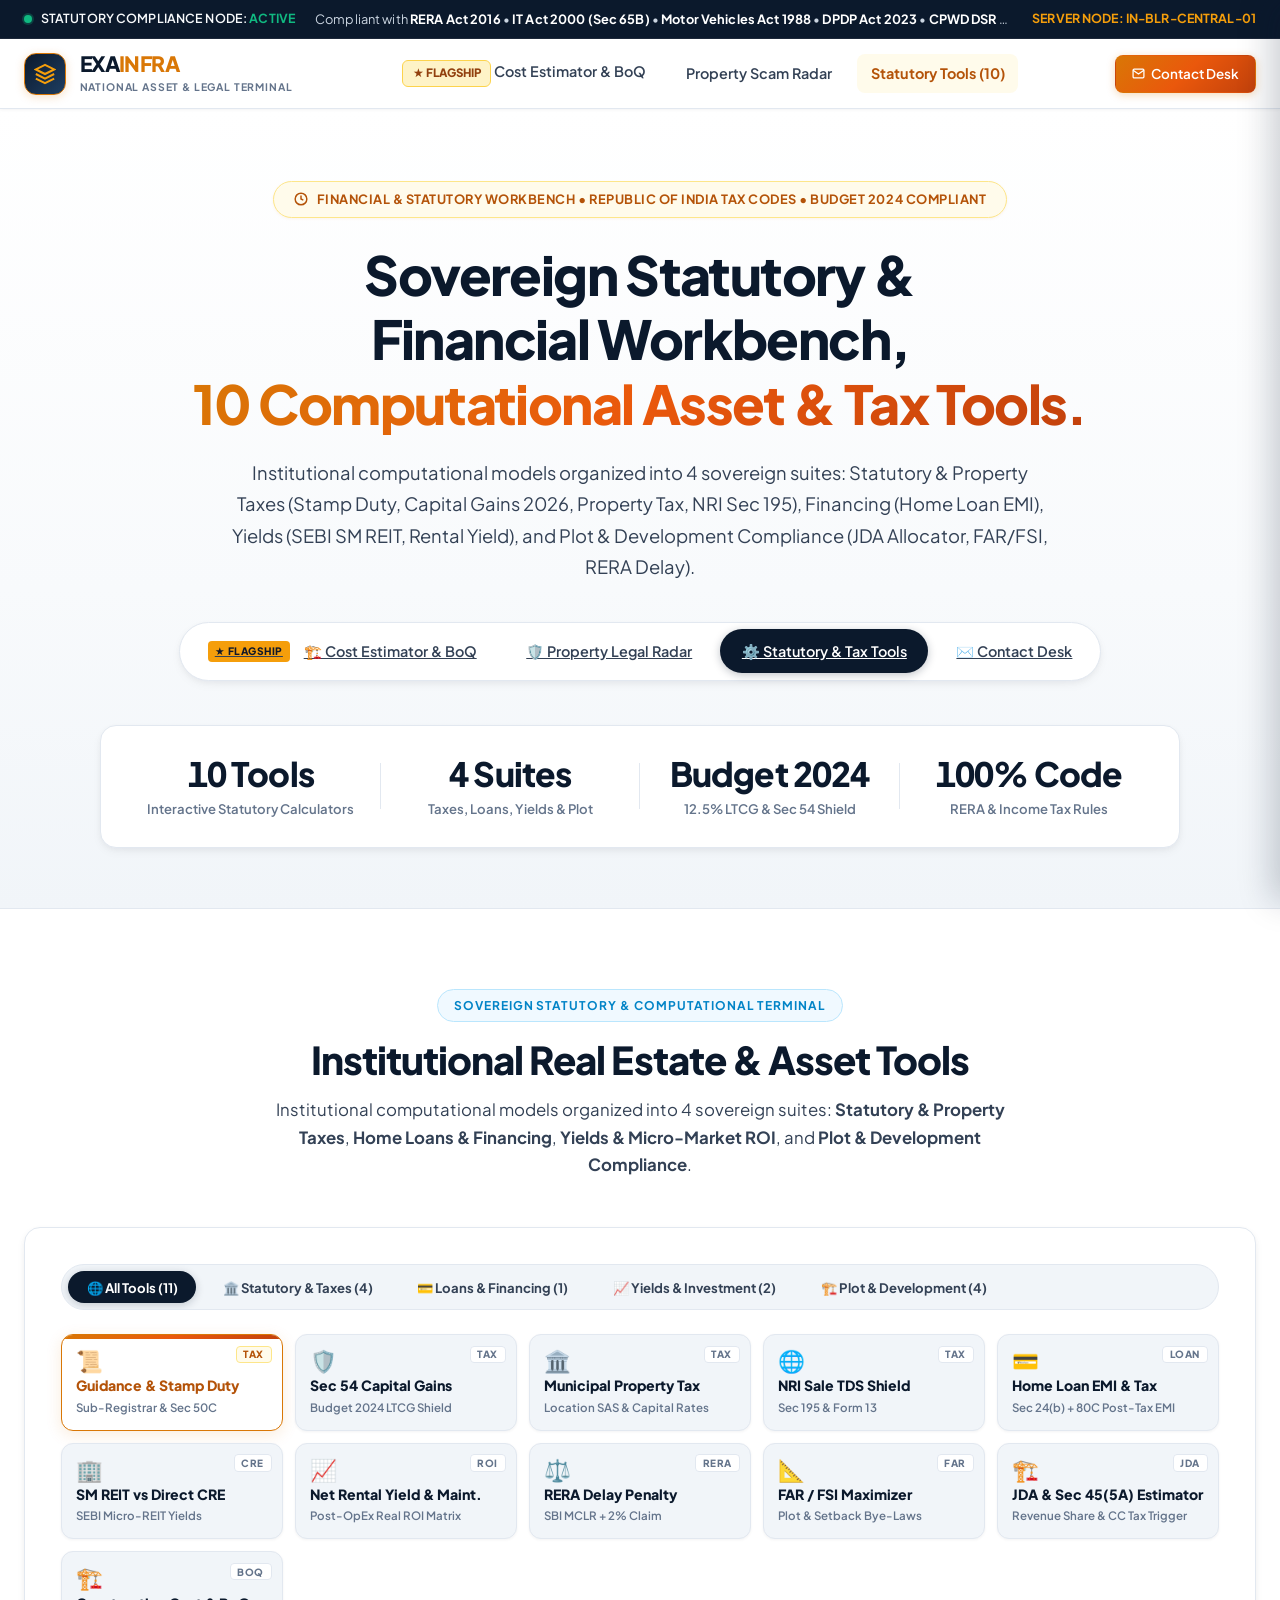
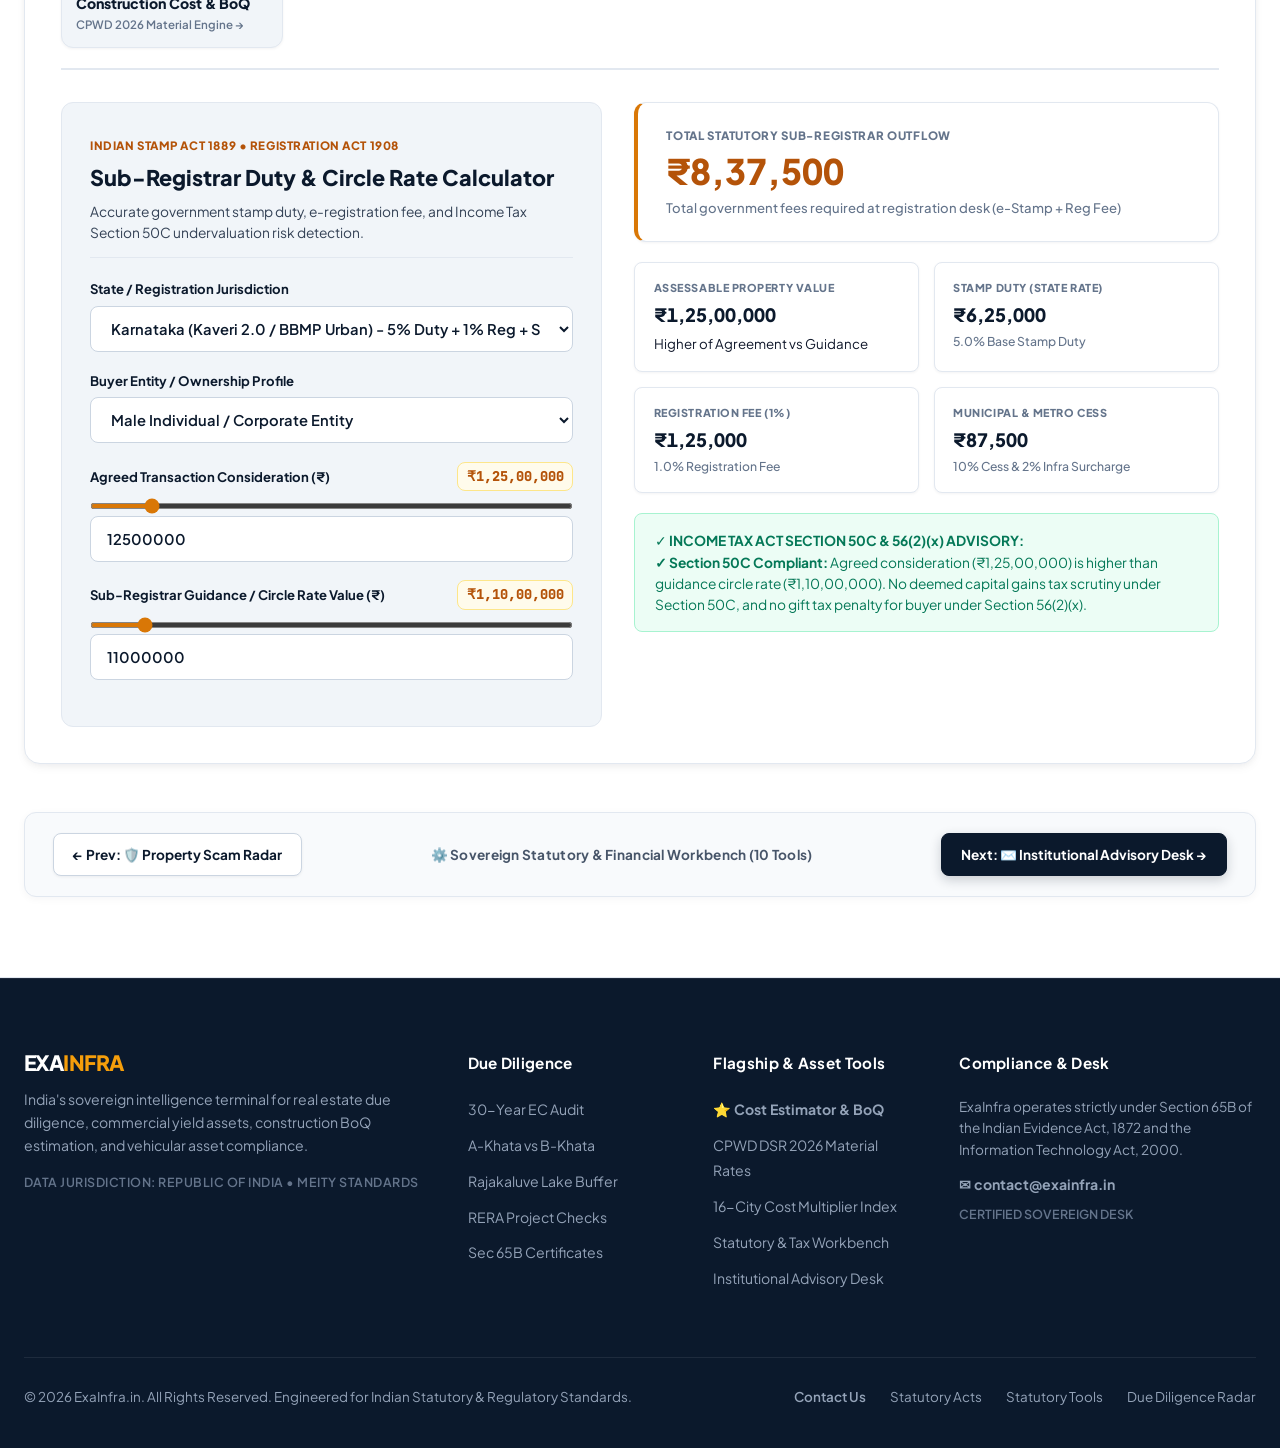
<file: statutory-tools.html>
<!DOCTYPE html>
<html lang="en">
<head>
  <meta charset="UTF-8">
  <meta name="viewport" content="width=device-width, initial-scale=1.0">
  <title>Sovereign Statutory & Financial Workbench (10 Tools) | ExaInfra.in</title>
  <meta name="description" content="10 institutional calculators covering Stamp Duty, Capital Gains 2026, BBMP Property Tax, Home Loan EMI, JDA Allocator, RERA Delay Interest, SM REIT Modeler, FAR/FSI, NRI Section 195 TDS, and Rental Yield.">
  <link rel="preconnect" href="https://fonts.googleapis.com">
  <link rel="preconnect" href="https://fonts.gstatic.com" crossorigin>
  <link href="https://fonts.googleapis.com/css2?family=Plus+Jakarta+Sans:wght@400;500;600;700;800&family=JetBrains+Mono:wght@400;500;600;700&display=swap" rel="stylesheet">
  <link rel="stylesheet" href="style.css">
</head>
<body class="sovereign-theme">
  <!-- National Statutory Compliance Ticker -->
  <div class="national-ticker-bar">
    <div class="container ticker-inner">
      <div class="compliance-status-pill">
        <span class="live-pulse-dot"></span>
        <span>STATUTORY COMPLIANCE NODE: <strong>ACTIVE</strong></span>
      </div>
      <div class="ticker-text">
        <span>Compliant with <strong>RERA Act 2016</strong> &bull; <strong>IT Act 2000 (Sec 65B)</strong> &bull; <strong>Motor Vehicles Act 1988</strong> &bull; <strong>DPDP Act 2023</strong> &bull; <strong>CPWD DSR 2026</strong> Standards</span>
      </div>
      <div class="ticker-node">
        <span>SERVER NODE: IN-BLR-CENTRAL-01</span>
      </div>
    </div>
  </div>

  <!-- Main Navigation Header -->
  <header class="navbar-terminal" id="mainNavbar">
    <div class="container nav-container">
      <a href="index.html" class="brand-wrap">
        <div class="brand-emblem">
          <svg width="22" height="22" viewBox="0 0 24 24" fill="none" stroke="currentColor" stroke-width="2.2">
            <path d="M12 2L2 7l10 5 10-5-10-5z"></path>
            <path d="M2 17l10 5 10-5"></path>
            <path d="M2 12l10 5 10-5"></path>
          </svg>
        </div>
        <div class="brand-text-col">
          <div class="brand-title">EXA<span>INFRA</span></div>
          <div class="brand-sub">NATIONAL ASSET & LEGAL TERMINAL</div>
        </div>
      </a>

      <!-- Desktop Nav Menu -->
      <nav class="nav-menu">
        <a href="index.html" class="nav-link "><span class="flagship-badge-inline">★ FLAGSHIP</span> Cost Estimator &amp; BoQ</a>
        <a href="property-radar.html" class="nav-link ">Property Scam Radar</a>
        <a href="statutory-tools.html" class="nav-link active">Statutory Tools (10)</a>
      </nav>

      <div class="nav-actions">
        <a href="contact.html" class="btn btn-primary btn-sm nav-contact-btn">
          <svg width="13" height="13" viewBox="0 0 24 24" fill="none" stroke="currentColor" stroke-width="2.3"><path d="M4 4h16c1.1 0 2 .9 2 2v12c0 1.1-.9 2-2 2H4c-1.1 0-2-.9-2-2V6c0-1.1.9-2 2-2z"></path><polyline points="22,6 12,13 2,6"></polyline></svg>
          <span>Contact Desk</span>
        </a>

        <!-- Mobile Hamburger Toggle -->
        <button class="mobile-toggle-btn" id="btnMobileToggle" aria-label="Open Navigation Menu" aria-expanded="false" aria-controls="mobileNavDrawer">
          <span></span>
          <span></span>
          <span></span>
        </button>
      </div>
    </div>
  </header>

  <!-- Mobile Navigation Backdrop & Drawer -->
  <div class="mobile-nav-backdrop" id="mobileNavBackdrop" onclick="closeMobileNav()"></div>
  <div class="mobile-nav-drawer" id="mobileNavDrawer" role="dialog" aria-modal="true" aria-label="Mobile Navigation Menu">
    <div class="mobile-nav-header">
      <div class="brand-title">EXA<span style="color:var(--saffron-600);">INFRA</span></div>
      <button class="mobile-close-btn" id="btnMobileClose" aria-label="Close Mobile Menu">&times;</button>
    </div>
    <div class="mobile-nav-links">
      <a href="index.html" class="mobile-link ">⭐ Flagship: Cost Estimator &amp; BoQ</a>
      <a href="property-radar.html" class="mobile-link ">🛡️ Property Scam Radar</a>
      <a href="statutory-tools.html" class="mobile-link active">⚙️ Statutory &amp; Tax Tools</a>
      <a href="contact.html" class="mobile-link ">✉️ Advisory &amp; Contact Desk</a>
    </div>
    <div style="margin-top: 1.5rem;">
      <a href="contact.html" class="btn btn-primary btn-full" onclick="closeMobileNav()">
        <span>✉️ Contact Legal Desk</span>
      </a>
    </div>
  </div>
  <!-- Hero Section -->
  <section class="hero-terminal">
    <div class="container">
      <div class="hero-seal-badge">
        <svg width="14" height="14" viewBox="0 0 24 24" fill="none" stroke="currentColor" stroke-width="2.5"><circle cx="12" cy="12" r="10"></circle><path d="M12 6v6l4 2"></path></svg>
        <span>FINANCIAL & STATUTORY WORKBENCH &bull; REPUBLIC OF INDIA TAX CODES &bull; BUDGET 2024 COMPLIANT</span>
      </div>

      <h1 class="hero-headline">
        Sovereign Statutory &amp; Financial Workbench,<br><span class="highlight-saffron">10 Computational Asset &amp; Tax Tools.</span>
      </h1>

      <p class="hero-description">
        Institutional computational models organized into 4 sovereign suites: Statutory &amp; Property Taxes (Stamp Duty, Capital Gains 2026, Property Tax, NRI Sec 195), Financing (Home Loan EMI), Yields (SEBI SM REIT, Rental Yield), and Plot &amp; Development Compliance (JDA Allocator, FAR/FSI, RERA Delay).
      </p>

      <!-- Multi-Page Pillar Nav -->
      <div class="hero-pillars-nav">
        <a href="index.html" class="pillar-tab-btn ">
          <span class="pillar-flagship-pill">★ FLAGSHIP</span>
          <span>🏗️ Cost Estimator &amp; BoQ</span>
        </a>
        <a href="property-radar.html" class="pillar-tab-btn ">
          <span>🛡️ Property Legal Radar</span>
        </a>
        <a href="statutory-tools.html" class="pillar-tab-btn active">
          <span>⚙️ Statutory &amp; Tax Tools</span>
        </a>
        <a href="contact.html" class="pillar-tab-btn ">
          <span>✉️ Contact Desk</span>
        </a>
      </div>

      <!-- Hero Metric Bar -->
      <div class="hero-metric-bar">
        <div class="metric-cell">
          <div class="metric-val">10 Tools</div>
          <div class="metric-lbl">Interactive Statutory Calculators</div>
        </div>
        <div class="metric-cell">
          <div class="metric-val">4 Suites</div>
          <div class="metric-lbl">Taxes, Loans, Yields & Plot</div>
        </div>
        <div class="metric-cell">
          <div class="metric-val">Budget 2024</div>
          <div class="metric-lbl">12.5% LTCG & Sec 54 Shield</div>
        </div>
        <div class="metric-cell">
          <div class="metric-val">100% Code</div>
          <div class="metric-lbl">RERA & Income Tax Rules</div>
        </div>
      </div>
    </div>
  </section>
  <section class="tools-section terminal-page" id="statutory-tools" data-page-index="3">
    <div class="container">
      <div class="section-header-block">
        <span class="section-tag">SOVEREIGN STATUTORY & COMPUTATIONAL TERMINAL</span>
        <h2 class="section-title">Institutional Real Estate &amp; Asset Tools</h2>
        <p class="section-desc">
          Institutional computational models organized into 4 sovereign suites: <strong>Statutory &amp; Property Taxes</strong>, <strong>Home Loans &amp; Financing</strong>, <strong>Yields &amp; Micro-Market ROI</strong>, and <strong>Plot &amp; Development Compliance</strong>.
        </p>
      </div>

      <div class="tools-terminal-card">

      <!-- Categorized Suite Navigation Filter Bar -->
      <div class="workbench-category-nav" role="tablist" aria-label="Tool Category Filter">
        <button class="cat-pill-btn active" data-cat="all" type="button">
          <span>🌐 All Tools (11)</span>
        </button>
        <button class="cat-pill-btn" data-cat="taxes" type="button">
          <span>🏛️ Statutory &amp; Taxes (4)</span>
        </button>
        <button class="cat-pill-btn" data-cat="financing" type="button">
          <span>💳 Loans &amp; Financing (1)</span>
        </button>
        <button class="cat-pill-btn" data-cat="yields" type="button">
          <span>📈 Yields &amp; Investment (2)</span>
        </button>
        <button class="cat-pill-btn" data-cat="development" type="button">
          <span>🏗️ Plot &amp; Development (4)</span>
        </button>
      </div>

      <!-- Workbench Tool Selector Navigation Tabs -->
      <div class="tools-tab-nav" role="tablist">
        <!-- Suite 1: Statutory & Taxes -->
        <button class="tool-tab-btn active" data-tool="duty" data-category="taxes" role="tab" id="tab-duty" aria-selected="true" aria-controls="panel-duty">
          <span class="tool-tab-cat-badge">TAX</span>
          <span class="tool-tab-icon">📜</span>
          <span class="tool-tab-title">Guidance &amp; Stamp Duty</span>
          <span class="tool-tab-sub">Sub-Registrar &amp; Sec 50C</span>
        </button>

        <button class="tool-tab-btn" data-tool="capgains" data-category="taxes" role="tab" id="tab-capgains" aria-selected="false" aria-controls="panel-capgains">
          <span class="tool-tab-cat-badge">TAX</span>
          <span class="tool-tab-icon">🛡️</span>
          <span class="tool-tab-title">Sec 54 Capital Gains</span>
          <span class="tool-tab-sub">Budget 2024 LTCG Shield</span>
        </button>

        <button class="tool-tab-btn" data-tool="proptax" data-category="taxes" role="tab" id="tab-proptax" aria-selected="false" aria-controls="panel-proptax">
          <span class="tool-tab-cat-badge">TAX</span>
          <span class="tool-tab-icon">🏛️</span>
          <span class="tool-tab-title">Municipal Property Tax</span>
          <span class="tool-tab-sub">Location SAS &amp; Capital Rates</span>
        </button>

        <button class="tool-tab-btn" data-tool="nri" data-category="taxes" role="tab" id="tab-nri" aria-selected="false" aria-controls="panel-nri">
          <span class="tool-tab-cat-badge">TAX</span>
          <span class="tool-tab-icon">🌐</span>
          <span class="tool-tab-title">NRI Sale TDS Shield</span>
          <span class="tool-tab-sub">Sec 195 &amp; Form 13</span>
        </button>

        <!-- Suite 2: Loans & Financing -->
        <button class="tool-tab-btn" data-tool="homeloan" data-category="financing" role="tab" id="tab-homeloan" aria-selected="false" aria-controls="panel-homeloan">
          <span class="tool-tab-cat-badge">LOAN</span>
          <span class="tool-tab-icon">💳</span>
          <span class="tool-tab-title">Home Loan EMI &amp; Tax</span>
          <span class="tool-tab-sub">Sec 24(b) + 80C Post-Tax EMI</span>
        </button>

        <!-- Suite 3: Yields & Investment -->
        <button class="tool-tab-btn" data-tool="reit" data-category="yields" role="tab" id="tab-reit" aria-selected="false" aria-controls="panel-reit">
          <span class="tool-tab-cat-badge">CRE</span>
          <span class="tool-tab-icon">🏢</span>
          <span class="tool-tab-title">SM REIT vs Direct CRE</span>
          <span class="tool-tab-sub">SEBI Micro-REIT Yields</span>
        </button>

        <button class="tool-tab-btn" data-tool="rentalyield" data-category="yields" role="tab" id="tab-rentalyield" aria-selected="false" aria-controls="panel-rentalyield">
          <span class="tool-tab-cat-badge">ROI</span>
          <span class="tool-tab-icon">📈</span>
          <span class="tool-tab-title">Net Rental Yield &amp; Maint.</span>
          <span class="tool-tab-sub">Post-OpEx Real ROI Matrix</span>
        </button>

        <!-- Suite 4: Plot & Development -->
        <button class="tool-tab-btn" data-tool="rera" data-category="development" role="tab" id="tab-rera" aria-selected="false" aria-controls="panel-rera">
          <span class="tool-tab-cat-badge">RERA</span>
          <span class="tool-tab-icon">⚖️</span>
          <span class="tool-tab-title">RERA Delay Penalty</span>
          <span class="tool-tab-sub">SBI MCLR + 2% Claim</span>
        </button>

        <button class="tool-tab-btn" data-tool="far" data-category="development" role="tab" id="tab-far" aria-selected="false" aria-controls="panel-far">
          <span class="tool-tab-cat-badge">FAR</span>
          <span class="tool-tab-icon">📐</span>
          <span class="tool-tab-title">FAR / FSI Maximizer</span>
          <span class="tool-tab-sub">Plot &amp; Setback Bye-Laws</span>
        </button>

        <button class="tool-tab-btn" data-tool="jda" data-category="development" role="tab" id="tab-jda" aria-selected="false" aria-controls="panel-jda">
          <span class="tool-tab-cat-badge">JDA</span>
          <span class="tool-tab-icon">🏗️</span>
          <span class="tool-tab-title">JDA &amp; Sec 45(5A) Estimator</span>
          <span class="tool-tab-sub">Revenue Share &amp; CC Tax Trigger</span>
        </button>

        <button class="tool-tab-btn" data-tool="boq-jump" data-category="development" role="tab" id="tab-boq-jump" aria-selected="false" onclick="scrollToSection('build-boq')">
          <span class="tool-tab-cat-badge">BOQ</span>
          <span class="tool-tab-icon">🏗️</span>
          <span class="tool-tab-title">Construction Cost &amp; BoQ</span>
          <span class="tool-tab-sub">CPWD 2026 Material Engine &rarr;</span>
        </button>
      </div>

      <!-- Tools Content Panels Wrapper -->
      <div class="tools-panel-container">

        <!-- ============================================================
             PANEL 1: Guidance Value, Stamp Duty & Section 50C Engine
             ============================================================ -->
        <div class="tool-panel active" id="panel-duty" role="tabpanel" aria-labelledby="tab-duty">
          <div class="tool-grid-layout">
            <div class="tool-input-col">
              <div class="tool-card-header">
                <span class="tool-card-tag">INDIAN STAMP ACT 1889 &bull; REGISTRATION ACT 1908</span>
                <h3 class="tool-card-heading">Sub-Registrar Duty & Circle Rate Calculator</h3>
                <p class="tool-card-sub">Accurate government stamp duty, e-registration fee, and Income Tax Section 50C undervaluation risk detection.</p>
              </div>

              <div class="tool-form-group">
                <label for="dutyState" class="tool-label">State / Registration Jurisdiction</label>
                <select id="dutyState" class="tool-select">
                  <option value="ka">Karnataka (Kaveri 2.0 / BBMP Urban) - 5% Duty + 1% Reg + Surcharge</option>
                  <option value="mh">Maharashtra (IGR Ready Reckoner / MMR) - 6% Duty (incl. Metro Cess) + 1% Reg</option>
                  <option value="dl">Delhi NCR (DORS Circle Rates) - 6% Male / 4% Female + 1% Reg</option>
                  <option value="hr">Haryana (Gurugram / Jamabandi) - 7% Male / 5% Female + Slab Reg</option>
                  <option value="up">Uttar Pradesh (Noida / Greater Noida) - 7% Duty + 1% Reg</option>
                </select>
              </div>

              <div class="tool-form-group">
                <label for="dutyBuyerGender" class="tool-label">Buyer Entity / Ownership Profile</label>
                <select id="dutyBuyerGender" class="tool-select">
                  <option value="male">Male Individual / Corporate Entity</option>
                  <option value="female">Female Individual (Avails Statutory Rebate where applicable)</option>
                  <option value="joint">Joint Ownership (Male + Female)</option>
                </select>
              </div>

              <div class="tool-form-group">
                <div class="tool-label-row">
                  <label for="dutyAgreementVal" class="tool-label">Agreed Transaction Consideration (₹)</label>
                  <span id="dutyAgreementValTxt" class="tool-live-badge">₹1,25,00,000</span>
                </div>
                <input type="range" id="dutyAgreementVal" class="tool-slider" min="1000000" max="100000000" step="100000" value="12500000">
                <input type="number" id="dutyAgreementValNum" class="tool-number-input" value="12500000" min="100000" step="50000">
              </div>

              <div class="tool-form-group">
                <div class="tool-label-row">
                  <label for="dutyGuidanceVal" class="tool-label">Sub-Registrar Guidance / Circle Rate Value (₹)</label>
                  <span id="dutyGuidanceValTxt" class="tool-live-badge">₹1,10,00,000</span>
                </div>
                <input type="range" id="dutyGuidanceVal" class="tool-slider" min="1000000" max="100000000" step="100000" value="11000000">
                <input type="number" id="dutyGuidanceValNum" class="tool-number-input" value="11000000" min="100000" step="50000">
              </div>
            </div>

            <div class="tool-results-col">
              <div class="tool-kpi-card highlight">
                <span class="tool-kpi-label">TOTAL STATUTORY SUB-REGISTRAR OUTFLOW</span>
                <div id="dutyTotalPayout" class="tool-kpi-val primary">₹8,37,500</div>
                <div class="tool-kpi-sub">Total government fees required at registration desk (e-Stamp + Reg Fee)</div>
              </div>

              <div class="tool-breakdown-grid">
                <div class="tool-breakdown-cell">
                  <span class="tool-cell-label">ASSESSABLE PROPERTY VALUE</span>
                  <strong id="dutyAssessableVal" class="tool-cell-val">₹1,25,00,000</strong>
                  <small>Higher of Agreement vs Guidance</small>
                </div>
                <div class="tool-breakdown-cell">
                  <span class="tool-cell-label">STAMP DUTY (STATE RATE)</span>
                  <strong id="dutyStampVal" class="tool-cell-val">₹6,25,000</strong>
                  <span id="dutyStampRateTxt" class="tool-cell-sub">5.0% Base Duty</span>
                </div>
                <div class="tool-breakdown-cell">
                  <span class="tool-cell-label">REGISTRATION FEE (1%)</span>
                  <strong id="dutyRegVal" class="tool-cell-val">₹1,25,000</strong>
                  <span id="dutyRegRateTxt" class="tool-cell-sub">Official Sub-Registrar Fee</span>
                </div>
                <div class="tool-breakdown-cell">
                  <span class="tool-cell-label">MUNICIPAL & METRO CESS</span>
                  <strong id="dutyCessVal" class="tool-cell-val">₹87,500</strong>
                  <span id="dutyCessRateTxt" class="tool-cell-sub">Urban Infrastructure Surcharge</span>
                </div>
              </div>

              <!-- Section 50C / 56(2)(x) Radar Alert Card -->
              <div id="dutySec50cBox" class="tool-alert-box safe">
                <div class="tool-alert-header">
                  <span class="tool-alert-icon">✓</span>
                  <strong>INCOME TAX ACT SECTION 50C & 56(2)(x) ADVISORY:</strong>
                </div>
                <p id="dutySec50cMsg" class="tool-alert-body">
                  Agreement consideration is higher than Guidance Value. Transaction is fully compliant with Section 50C; zero deemed capital gain tax penalties apply.
                </p>
              </div>
            </div>
          </div>
        </div>

        <!-- ============================================================
             PANEL 2: Capital Gains (Section 54/54F) Reinvestment Shield
             ============================================================ -->
        <div class="tool-panel" id="panel-capgains" role="tabpanel" aria-labelledby="tab-capgains">
          <div class="tool-grid-layout">
            <div class="tool-input-col">
              <div class="tool-card-header">
                <span class="tool-card-tag">INCOME TAX ACT 1961 &bull; UNION BUDGET 2024 AMENDED</span>
                <h3 class="tool-card-heading">Section 54 / 54F Capital Gains Exemption Shield</h3>
                <p class="tool-card-sub">Compare post-July 2024 12.5% rate vs 20% Grandfathered indexation, and model ₹0 tax with 54EC bonds & house purchase.</p>
              </div>

              <div class="tool-form-group">
                <label for="cgPropType" class="tool-label">Asset Sold / Transferred</label>
                <select id="cgPropType" class="tool-select">
                  <option value="residential">Residential House / Apartment (Eligible for Section 54)</option>
                  <option value="other">Vacant Plot / Commercial Office / Land (Eligible for Section 54F)</option>
                </select>
              </div>

              <div class="tool-form-row">
                <div class="tool-form-group">
                  <label for="cgSalePrice" class="tool-label">Sale Consideration (₹)</label>
                  <input type="number" id="cgSalePrice" class="tool-number-input" value="25000000" step="100000">
                </div>
                <div class="tool-form-group">
                  <label for="cgBuyCost" class="tool-label">Original Purchase Price (₹)</label>
                  <input type="number" id="cgBuyCost" class="tool-number-input" value="8000000" step="100000">
                </div>
              </div>

              <div class="tool-form-row">
                <div class="tool-form-group">
                  <label for="cgBuyYear" class="tool-label">Financial Year of Purchase</label>
                  <select id="cgBuyYear" class="tool-select">
                    <option value="2001">FY 2001-02 (CII: 100)</option>
                    <option value="2005">FY 2005-06 (CII: 117)</option>
                    <option value="2010">FY 2010-11 (CII: 167)</option>
                    <option value="2015" selected>FY 2015-16 (CII: 254)</option>
                    <option value="2018">FY 2018-19 (CII: 280)</option>
                    <option value="2020">FY 2020-21 (CII: 301)</option>
                    <option value="2023">FY 2023-24 (CII: 348)</option>
                  </select>
                </div>
                <div class="tool-form-group">
                  <label for="cgTransferExp" class="tool-label">Brokerage & Legal Fees (₹)</label>
                  <input type="number" id="cgTransferExp" class="tool-number-input" value="300000" step="50000">
                </div>
              </div>

              <div class="tool-form-group">
                <label for="cgReinvestVehicle" class="tool-label">Exemption Reinvestment Vehicle</label>
                <select id="cgReinvestVehicle" class="tool-select">
                  <option value="house">Purchase New Residential House (Within 2 Years / 1 Year Prior)</option>
                  <option value="construction">Construct New Residential House (Within 3 Years)</option>
                  <option value="bonds">Section 54EC Capital Gains Bonds (REC / PFC / NHAI - Max ₹50 L)</option>
                  <option value="none">No Reinvestment (Full Tax Payment)</option>
                </select>
              </div>

              <div class="tool-form-group">
                <div class="tool-label-row">
                  <label for="cgReinvestAmount" class="tool-label">Reinvestment Allocation (₹)</label>
                  <span id="cgReinvestAmountTxt" class="tool-live-badge">₹1,50,00,000</span>
                </div>
                <input type="range" id="cgReinvestAmount" class="tool-slider" min="0" max="25000000" step="250000" value="15000000">
              </div>
            </div>

            <div class="tool-results-col">
              <div class="tool-kpi-card highlight">
                <span class="tool-kpi-label">FINAL NET TAX PAYABLE (AFTER EXEMPTIONS)</span>
                <div id="cgFinalTaxPayable" class="tool-kpi-val emerald">₹0 (100% Tax Free)</div>
                <div id="cgTaxSavingsSub" class="tool-kpi-sub">Reinvestment under Section 54 shields you from statutory LTCG.</div>
              </div>

              <!-- Regime Comparison Matrix -->
              <div class="tool-regime-card">
                <div class="regime-col">
                  <span class="regime-tag">NEW REGIME (BUDGET 2024)</span>
                  <div class="regime-rate">12.5% Flat</div>
                  <div class="regime-sub">No Indexation Benefit</div>
                  <strong id="cgNewRegimeTax" class="regime-amt">₹20,83,750</strong>
                </div>
                <div class="regime-divider">VS</div>
                <div class="regime-col">
                  <span class="regime-tag">GRANDFATHERED (ACQUIRED PRE-2024)</span>
                  <div class="regime-rate">20% with CII Indexation</div>
                  <div class="regime-sub">Indexed Cost: <span id="cgIndexedCostVal">₹1.14 Cr</span></div>
                  <strong id="cgOldRegimeTax" class="regime-amt">₹26,50,000</strong>
                </div>
              </div>

              <div class="tool-breakdown-grid">
                <div class="tool-breakdown-cell">
                  <span class="tool-cell-label">GROSS CAPITAL GAINS</span>
                  <strong id="cgGrossGain" class="tool-cell-val">₹1,67,00,000</strong>
                </div>
                <div class="tool-breakdown-cell">
                  <span class="tool-cell-label">EXEMPTION CLAIMED (SEC 54)</span>
                  <strong id="cgExemptionClaimed" class="tool-cell-val" style="color:var(--emerald-600);">₹1,50,00,000</strong>
                </div>
                <div class="tool-breakdown-cell">
                  <span class="tool-cell-label">STATUTORY FILING DEADLINE</span>
                  <strong id="cgDeadlineDate" class="tool-cell-val">31-Jul-2027</strong>
                  <small>ITR-2 Capital Gains Schedule</small>
                </div>
                <div class="tool-breakdown-cell">
                  <span class="tool-cell-label">REINVESTMENT ACCOUNT SCHEME</span>
                  <strong class="tool-cell-val">Eligible</strong>
                  <small>Deposit unutilized funds in CAGS</small>
                </div>
              </div>
            </div>
          </div>
        </div>

        <!-- ============================================================
             PANEL 3: RERA Section 18 Possession Delay Penalty Engine
             ============================================================ -->
        <div class="tool-panel" id="panel-rera" role="tabpanel" aria-labelledby="tab-rera">
          <div class="tool-grid-layout">
            <div class="tool-input-col">
              <div class="tool-card-header">
                <span class="tool-card-tag">RERA ACT 2016 &bull; SECTION 18 & RULE 18 ADMISSIBLE</span>
                <h3 class="tool-card-heading">Promoter Delayed Possession Penalty Calculator</h3>
                <p class="tool-card-sub">Mandatory statutory interest at SBI Highest MCLR + 2% payable by builder for every day of delayed handover.</p>
              </div>

              <div class="tool-form-row">
                <div class="tool-form-group">
                  <label for="reraProjectName" class="tool-label">Real Estate Project Name</label>
                  <input type="text" id="reraProjectName" class="tool-text-input" value="Prestige Falcon City, Tower 4" placeholder="e.g. Sobha Dream Acres">
                </div>
                <div class="tool-form-group">
                  <label for="reraBuilderName" class="tool-label">Promoter / Developer Entity</label>
                  <input type="text" id="reraBuilderName" class="tool-text-input" value="Prestige Estates Projects Ltd" placeholder="e.g. Godrej Properties">
                </div>
              </div>

              <div class="tool-form-group">
                <label for="reraAmountPaid" class="tool-label">Total Amount Disbursed to Builder (₹)</label>
                <input type="number" id="reraAmountPaid" class="tool-number-input" value="9500000" step="100000">
              </div>

              <div class="tool-form-row">
                <div class="tool-form-group">
                  <label for="reraContractDate" class="tool-label">Promised Possession Date (in Agreement)</label>
                  <input type="date" id="reraContractDate" class="tool-date-input" value="2024-03-31">
                </div>
                <div class="tool-form-group">
                  <label for="reraEvalDate" class="tool-label">Notice Calculation Date</label>
                  <input type="date" id="reraEvalDate" class="tool-date-input" value="2026-10-24">
                </div>
              </div>

              <div class="tool-form-group">
                <label for="reraInterestRate" class="tool-label">Statutory Benchmark Rate: SBI MCLR + 2% (p.a.)</label>
                <div class="tool-rate-badge-row">
                  <input type="number" id="reraInterestRate" class="tool-number-input" value="10.85" step="0.05" min="8.0" max="15.0">
                  <span class="tool-note-pill">SBI 1-Yr MCLR (8.85%) + 2.00% Statutory Margin</span>
                </div>
              </div>
            </div>

            <div class="tool-results-col">
              <div class="tool-kpi-card highlight">
                <span class="tool-kpi-label">TOTAL ACCRUED DELAY COMPENSATION DUE FROM BUILDER</span>
                <div id="reraTotalPenalty" class="tool-kpi-val primary">₹26,62,450</div>
                <div class="tool-kpi-sub">Enforceable under Section 18 before State RERA Adjudicating Officer</div>
              </div>

              <div class="tool-breakdown-grid">
                <div class="tool-breakdown-cell">
                  <span class="tool-cell-label">TOTAL DELAY PERIOD</span>
                  <strong id="reraDelayDuration" class="tool-cell-val">30 Months (937 Days)</strong>
                </div>
                <div class="tool-breakdown-cell">
                  <span class="tool-cell-label">MONTHLY DELAY RUN-RATE</span>
                  <strong id="reraMonthlyPayout" class="tool-cell-val" style="color:var(--saffron-700);">₹85,895 / mo</strong>
                  <small>Payable every 30 days until OC</small>
                </div>
                <div class="tool-breakdown-cell">
                  <span class="tool-cell-label">TOTAL RECOVERABLE CLAIM</span>
                  <strong id="reraTotalClaim" class="tool-cell-val">₹1,21,62,450</strong>
                  <small>Principal Paid + Penal Interest</small>
                </div>
                <div class="tool-breakdown-cell">
                  <span class="tool-cell-label">RERA FILING SECTION</span>
                  <strong class="tool-cell-val">Section 31 & Rule 18</strong>
                  <small>Direct summary recovery</small>
                </div>
              </div>

              <!-- 1-Click Legal Notice Generator Button -->
              <div style="margin-top: 1.25rem;">
                <button type="button" id="btnOpenReraNoticeModal" class="btn btn-primary btn-full">
                  <svg width="15" height="15" viewBox="0 0 24 24" fill="none" stroke="currentColor" stroke-width="2.5"><path d="M14 2H6a2 2 0 0 0-2 2v16a2 2 0 0 0 2 2h12a2 2 0 0 0 2-2V8z"></path><polyline points="14 2 14 8 20 8"></polyline><line x1="16" y1="13" x2="8" y2="13"></line><line x1="16" y1="17" x2="8" y2="17"></line></svg>
                  <span>Generate Section 18 Formal Legal Demand Notice &rarr;</span>
                </button>
              </div>
            </div>
          </div>
        </div>

        <!-- ============================================================
             PANEL 4: SEBI SM REIT vs. Direct Pre-Leased CRE Modeler
             ============================================================ -->
        <div class="tool-panel" id="panel-reit" role="tabpanel" aria-labelledby="tab-reit">
          <div class="tool-grid-layout">
            <div class="tool-input-col">
              <div class="tool-card-header">
                <span class="tool-card-tag">SEBI (REIT) REGULATIONS 2024 &bull; SM REIT PROTOCOL</span>
                <h3 class="tool-card-heading">Small & Medium (SM) REIT vs. Direct CRE Modeler</h3>
                <p class="tool-card-sub">Compare SEBI-regulated fractional Micro-REIT units (₹10L ticket) against direct physical pre-leased commercial real estate.</p>
              </div>

              <div class="tool-form-group">
                <div class="tool-label-row">
                  <label for="reitCapital" class="tool-label">Investment Capital Allocation (₹)</label>
                  <span id="reitCapitalTxt" class="tool-live-badge">₹50,00,000</span>
                </div>
                <input type="range" id="reitCapital" class="tool-slider" min="1000000" max="50000000" step="500000" value="5000000">
                <input type="number" id="reitCapitalNum" class="tool-number-input" value="5000000" step="100000">
              </div>

              <div class="tool-form-row">
                <div class="tool-form-group">
                  <label for="reitCapRate" class="tool-label">Pre-Tax Cap Rate / Yield (%)</label>
                  <input type="number" id="reitCapRate" class="tool-number-input" value="9.2" step="0.1" min="6.0" max="14.0">
                </div>
                <div class="tool-form-group">
                  <label for="reitHorizon" class="tool-label">Investment Holding Horizon</label>
                  <select id="reitHorizon" class="tool-select">
                    <option value="3">3 Years (Medium-Term)</option>
                    <option value="5" selected>5 Years (Standard Cycle)</option>
                    <option value="10">10 Years (Full Long-Term Lock-in)</option>
                  </select>
                </div>
              </div>

              <div class="tool-alert-box safe" style="margin-top:1rem;">
                <strong>SEBI MANDATE SUMMARY:</strong>
                <p style="margin:0.25rem 0 0 0; font-size:0.85rem;">
                  SM REITs are mandated by SEBI to distribute &ge; 95% of Net Distributable Cash Flows quarterly, backed by 100% completed commercial assets.
                </p>
              </div>
            </div>

            <div class="tool-results-col">
              <div class="tool-comparison-table-wrap">
                <table class="tool-comparison-table">
                  <thead>
                    <tr>
                      <th>METRIC / ATTRIBUTE</th>
                      <th>SEBI SM REIT (FRACTIONAL)</th>
                      <th>DIRECT CRE (PHYSICAL TITLE)</th>
                    </tr>
                  </thead>
                  <tbody>
                    <tr>
                      <td><strong>Min. Ticket Size</strong></td>
                      <td><span class="table-badge pass">₹10,00,000 (Low Barrier)</span></td>
                      <td><span class="table-badge fail">₹3 Cr to ₹15 Cr+</span></td>
                    </tr>
                    <tr>
                      <td><strong>Stamp Duty & Reg. Drag</strong></td>
                      <td><span class="table-badge pass">0% (Demat Units)</span></td>
                      <td><span class="table-badge fail">-6.5% Upfront Cash Drag</span></td>
                    </tr>
                    <tr>
                      <td><strong>Gross Annual Inflow</strong></td>
                      <td id="reitGrossInflow">₹4,60,000 / yr</td>
                      <td id="directGrossInflow">₹4,60,000 / yr</td>
                    </tr>
                    <tr>
                      <td><strong>Asset Management Fee</strong></td>
                      <td>1.25% (SEBI Investment Manager)</td>
                      <td>0.50% (Direct Property Mgmt)</td>
                    </tr>
                    <tr>
                      <td><strong>Net Annual Cash Yield</strong></td>
                      <td id="reitNetYield" class="tool-cell-val" style="color:var(--emerald-600);"><strong>₹3,97,500 (7.95%)</strong></td>
                      <td id="directNetYield" class="tool-cell-val" style="color:var(--saffron-700);"><strong>₹4,37,000 (8.74%)</strong></td>
                    </tr>
                    <tr>
                      <td><strong>5-Year Wealth Generated</strong></td>
                      <td id="reit5YrTotal" style="font-weight:700;">₹74,80,000</td>
                      <td id="direct5YrTotal" style="font-weight:700;">₹76,10,000</td>
                    </tr>
                    <tr>
                      <td><strong>Liquidity / Exit Speed</strong></td>
                      <td><span class="table-badge pass">T+1 Days (Stock Exchange)</span></td>
                      <td><span class="table-badge warn">6 to 12 Months to Liquidate</span></td>
                    </tr>
                  </tbody>
                </table>
              </div>

              <div id="reitVerdictBox" class="tool-alert-box highlight" style="margin-top:1rem;">
                <strong>INSTITUTIONAL STRATEGY VERDICT:</strong>
                <p id="reitVerdictText" style="margin:0.25rem 0 0 0; font-size:0.85rem;">
                  For capital allocations below ₹3 Crores, SEBI SM REIT is superior due to zero stamp duty friction and stock exchange liquidity.
                </p>
              </div>
            </div>
          </div>
        </div>

        <!-- ============================================================
             PANEL 5: BBMP / BDA Bye-Laws FAR & FSI Plot Maximizer
             ============================================================ -->
        <div class="tool-panel" id="panel-far" role="tabpanel" aria-labelledby="tab-far">
          <div class="tool-grid-layout">
            <div class="tool-input-col">
              <div class="tool-card-header">
                <span class="tool-card-tag">BBMP BYE-LAWS &bull; BDA MASTER PLAN 2031 &bull; NBC 2016</span>
                <h3 class="tool-card-heading">Floor Space Index (FAR / FSI) & Plot Maximizer</h3>
                <p class="tool-card-sub">Determine maximum permissible built-up area, Premium FAR, TDR potential, and mandatory setbacks based on road width.</p>
              </div>

              <div class="tool-form-group">
                <label for="farPlotSizePreset" class="tool-label">Standard Bangalore / Metro Plot Preset</label>
                <select id="farPlotSizePreset" class="tool-select">
                  <option value="1200">30 x 40 Plot (1,200 sq.ft / 111.5 sq.m)</option>
                  <option value="2400" selected>40 x 60 Plot (2,400 sq.ft / 223 sq.m)</option>
                  <option value="4000">50 x 80 Plot (4,000 sq.ft / 371.6 sq.m)</option>
                  <option value="10000">10,000 sq.ft Commercial Redevelopment Site</option>
                  <option value="custom">Custom Area Specification</option>
                </select>
              </div>

              <div class="tool-form-group" id="farCustomAreaWrap" style="display:none;">
                <label for="farCustomArea" class="tool-label">Custom Plot Area (in sq.ft)</label>
                <input type="number" id="farCustomArea" class="tool-number-input" value="2400" step="100">
              </div>

              <div class="tool-form-group">
                <label for="farRoadWidth" class="tool-label">Abutting Road Width (Direct Frontage)</label>
                <select id="farRoadWidth" class="tool-select">
                  <option value="9">Less than 9 meters (< 30 ft Road) - Base FAR 1.75</option>
                  <option value="12" selected>9m to 12m (30 ft to 40 ft Road) - Base FAR 2.00</option>
                  <option value="18">12m to 18m (40 ft to 60 ft Road) - Base FAR 2.25</option>
                  <option value="24">Above 18 meters (60 ft+ Road) - Base FAR 2.50 to 3.00</option>
                </select>
              </div>

              <div class="tool-form-group">
                <label for="farZone" class="tool-label">CDP Town Planning Zoning</label>
                <select id="farZone" class="tool-select">
                  <option value="res_main">Residential Main (Pure Residential)</option>
                  <option value="res_mixed">Residential Mixed (Allows Ground Commercial)</option>
                  <option value="comm">Commercial Central Business District</option>
                </select>
              </div>
            </div>

            <div class="tool-results-col">
              <div class="tool-kpi-card highlight">
                <span class="tool-kpi-label">MAXIMUM PERMISSIBLE BUILT-UP AREA (WITH PREMIUM FAR)</span>
                <div id="farMaxTotalArea" class="tool-kpi-val emerald">6,240 sq.ft</div>
                <div class="tool-kpi-sub">Total gross floor area constructible under BBMP Sanctioned Plan</div>
              </div>

              <div class="tool-breakdown-grid">
                <div class="tool-breakdown-cell">
                  <span class="tool-cell-label">BASE FAR APPLICABLE</span>
                  <strong id="farBaseFarTxt" class="tool-cell-val">2.00x</strong>
                  <small>Base buildable: <span id="farBaseAreaTxt">4,800 sq.ft</span></small>
                </div>
                <div class="tool-breakdown-cell">
                  <span class="tool-cell-label">PREMIUM FAR / TDR POTENTIAL</span>
                  <strong id="farPremiumFarTxt" class="tool-cell-val" style="color:var(--saffron-700);">+1,440 sq.ft (+0.6x)</strong>
                  <small>Purchasable via BBMP premium fee</small>
                </div>
                <div class="tool-breakdown-cell">
                  <span class="tool-cell-label">PERMISSIBLE FLOORS</span>
                  <strong id="farPermissibleFloors" class="tool-cell-val">Stilt + 4 Upper Floors</strong>
                  <small>Subject to 15m building height limit</small>
                </div>
                <div class="tool-breakdown-cell">
                  <span class="tool-cell-label">MANDATORY SETBACKS</span>
                  <strong id="farSetbacksSummary" class="tool-cell-val">Front: 2.0m &bull; Rear: 1.5m</strong>
                  <small>Side Setbacks: 1.5m each</small>
                </div>
              </div>

              <div class="tool-alert-box safe" style="margin-top:1rem;">
                <strong>ESTIMATED DEVELOPABLE COMMERCIAL POTENTIAL:</strong>
                <p id="farRevenueEst" style="margin:0.25rem 0 0 0; font-size:0.85rem;">
                  At ₹6,240 sq.ft, construction cost under CPWD DSR 2026 is approx ₹1.21 Cr. Generates approx ₹2.80 L/month rental inflow upon lease-up.
                </p>
              </div>
            </div>
          </div>
        </div>

        <!-- ============================================================
             PANEL 6: NRI Property Sale TDS Shield & Section 195 Form 13
             ============================================================ -->
        <div class="tool-panel" id="panel-nri" role="tabpanel" aria-labelledby="tab-nri">
          <div class="tool-grid-layout">
            <div class="tool-input-col">
              <div class="tool-card-header">
                <span class="tool-card-tag">INCOME TAX ACT &bull; SECTION 195 WITHHOLDING & FORM 13</span>
                <h3 class="tool-card-heading">NRI Property Sale TDS Shield & Liquidity Planner</h3>
                <p class="tool-card-sub">Prevent 23.92% gross sale TDS deduction on NRI property sales by obtaining Section 197 Lower Deduction Certificate.</p>
              </div>

              <div class="tool-form-group">
                <label for="nriSaleValue" class="tool-label">Agreed Gross Property Sale Consideration (₹)</label>
                <input type="number" id="nriSaleValue" class="tool-number-input" value="20000000" step="100000">
              </div>

              <div class="tool-form-group">
                <label for="nriCapGain" class="tool-label">Actual Long-Term Capital Gain (₹)</label>
                <input type="number" id="nriCapGain" class="tool-number-input" value="4500000" step="100000">
              </div>

              <div class="tool-form-row">
                <div class="tool-form-group">
                  <label for="nriCountry" class="tool-label">Country of Residence of NRI Seller</label>
                  <select id="nriCountry" class="tool-select">
                    <option value="uae">United Arab Emirates (UAE / Dubai) - DTAA</option>
                    <option value="usa">United States of America (USA) - DTAA</option>
                    <option value="uk">United Kingdom (UK) - DTAA</option>
                    <option value="sg">Singapore - DTAA</option>
                    <option value="other">Other Non-Resident Jurisdiction</option>
                  </select>
                </div>
                <div class="tool-form-group">
                  <label for="nriForm13Status" class="tool-label">Form 13 Certificate Status</label>
                  <select id="nriForm13Status" class="tool-select">
                    <option value="none">No Certificate (Default Withholding)</option>
                    <option value="obtained" selected>Section 197 Certificate Issued</option>
                  </select>
                </div>
              </div>

              <div class="tool-alert-box risk" style="margin-top:1rem;">
                <strong>BUYER STATUTORY LIABILITY (SECTION 201):</strong>
                <p style="margin:0.25rem 0 0 0; font-size:0.85rem;">
                  If the buyer fails to deduct Section 195 TDS on an NRI seller, the buyer is deemed an "assessee in default" with 1% monthly interest penalties.
                </p>
              </div>
            </div>

            <div class="tool-results-col">
              <div class="tool-kpi-card highlight">
                <span class="tool-kpi-label">IMMEDIATE SELLER CASH LIQUIDITY PRESERVED WITH FORM 13</span>
                <div id="nriLiquiditySaved" class="tool-kpi-val emerald">₹42,21,500</div>
                <div class="tool-kpi-sub">Total cash saved from being locked in multi-year Income Tax refund limbo</div>
              </div>

              <div class="tool-regime-card">
                <div class="regime-col">
                  <span class="regime-tag" style="background:#FEE2E2; color:#991B1B;">DEFAULT WITHOUT FORM 13</span>
                  <div class="regime-rate">23.92% on GROSS SALE</div>
                  <div class="regime-sub">Tax Withheld from Seller:</div>
                  <strong id="nriDefaultTdsAmt" class="regime-amt" style="color:#DC2626;">₹47,84,000</strong>
                </div>
                <div class="regime-divider">VS</div>
                <div class="regime-col">
                  <span class="regime-tag" style="background:#ECFDF5; color:#065F46;">OPTIMIZED WITH FORM 13</span>
                  <div class="regime-rate">12.5% on CAPITAL GAIN</div>
                  <div class="regime-sub">Tax Withheld from Seller:</div>
                  <strong id="nriOptimizedTdsAmt" class="regime-amt" style="color:#059669;">₹5,62,500</strong>
                </div>
              </div>

              <div class="tool-breakdown-grid">
                <div class="tool-breakdown-cell">
                  <span class="tool-cell-label">FORM 13 PROCESSING WINDOW</span>
                  <strong class="tool-cell-val">21 to 30 Days</strong>
                  <small>Apply via TRACES portal</small>
                </div>
                <div class="tool-breakdown-cell">
                  <span class="tool-cell-label">TAN REQUIREMENT</span>
                  <strong class="tool-cell-val">Mandatory for Buyer</strong>
                  <small>Form 27Q filing within 7 days</small>
                </div>
                <div class="tool-breakdown-cell">
                  <span class="tool-cell-label">FEMA REPATRIATION (FORM 15CA/CB)</span>
                  <strong class="tool-cell-val">100% Eligible</strong>
                  <small>Up to USD $1M / financial year</small>
                </div>
                <div class="tool-breakdown-cell">
                  <span class="tool-cell-label">DTAA BENEFIT</span>
                  <strong class="tool-cell-val">Applicable</strong>
                  <small>Avoids dual tax in resident country</small>
                </div>
              </div>
            </div>
          </div>
        </div>

        <!-- ============================================================
             PANEL 7: Location-Wise Municipal Property Tax Engine
             ============================================================ -->
        <div class="tool-panel" id="panel-proptax" role="tabpanel" aria-labelledby="tab-proptax">
          <div class="tool-grid-layout">
            <div class="tool-input-col">
              <div class="tool-card-header">
                <span class="tool-card-tag">STATE MUNICIPAL ACTS &bull; BBMP &bull; BMC &bull; MCD &bull; GHMC &bull; GCC &bull; PMC</span>
                <h3 class="tool-card-heading">Location-Wise Municipal Property Tax Calculator</h3>
                <p class="tool-card-sub">Instant statutory property tax calculation based on city-specific Unit Area Value (UAV), Capital Value (CVS), and Annual Rental Value (ARV) algorithms.</p>
              </div>

              <!-- City Selection -->
              <div class="tool-form-group">
                <label for="propTaxCity" class="tool-label">City / Municipal Corporation</label>
                <select id="propTaxCity" class="tool-select">
                  <option value="blr" selected>Bengaluru — BBMP (Unit Area Value SAS Scheme)</option>
                  <option value="mum">Mumbai — BMC / MCGM (Capital Value System CVS)</option>
                  <option value="del">Delhi NCR — MCD (Unit Area System Categories A–H)</option>
                  <option value="hyd">Hyderabad — GHMC (Annual Rental Value ARV Method)</option>
                  <option value="chn">Chennai — GCC (Revised Basic Street Rate Model)</option>
                  <option value="pun">Pune — PMC (Rateable Value &amp; 40% PT40 Scheme)</option>
                </select>
              </div>

              <!-- Locality / Zone (Dynamically Populated) -->
              <div class="tool-form-group">
                <label for="propTaxZone" class="tool-label">Locality / Guidance Zone / Ward Classification</label>
                <select id="propTaxZone" class="tool-select">
                  <option value="a">Zone A — Central / Prime Commercial (MG Rd, Indiranagar, Koramangala)</option>
                  <option value="b">Zone B — Major Arterials / IT Corridors (Whitefield, HSR, ORR)</option>
                  <option value="c" selected>Zone C — Established Residential (Jayanagar, Malleshwaram, JP Nagar)</option>
                  <option value="d">Zone D — Developing Suburbs (Electronic City, Sarjapur, Yelahanka)</option>
                  <option value="e">Zone E — Peripheral Extensions (Kengeri, KR Puram, Thanisandra)</option>
                  <option value="f">Zone F — Rural / CMC Boundary Merged Layouts</option>
                </select>
              </div>

              <!-- Property Usage & Tenancy -->
              <div class="tool-form-row">
                <div class="tool-form-group">
                  <label for="propTaxUsage" class="tool-label">Property Usage &amp; Tenancy</label>
                  <select id="propTaxUsage" class="tool-select">
                    <option value="res_self" selected>Residential — Self-Occupied (Concession Rates)</option>
                    <option value="res_rent">Residential — Tenanted / Rented</option>
                    <option value="commercial">Commercial — Office / Retail / IT</option>
                    <option value="industrial">Industrial / Warehouse / Logistics</option>
                  </select>
                </div>

                <div class="tool-form-group">
                  <label for="propTaxAge" class="tool-label">Building Age &amp; Structure</label>
                  <select id="propTaxAge" class="tool-select">
                    <option value="age_new" selected>Modern RCC (&lt; 10 Years Old)</option>
                    <option value="age_mid">Established RCC (10 – 25 Years Old)</option>
                    <option value="age_old">Mature Structure (&gt; 25 Years / Depreciation)</option>
                    <option value="age_semi">Semi-Pucca / Sheet Roof (Non-RCC)</option>
                  </select>
                </div>
              </div>

              <!-- Built-up / Carpet Area -->
              <div class="tool-form-group">
                <div class="tool-label-row">
                  <label for="propTaxArea" class="tool-label">Built-up / Carpet Area (sq. ft)</label>
                  <span id="propTaxAreaTxt" class="tool-live-badge">1,250 sq.ft</span>
                </div>
                <input type="range" id="propTaxArea" class="tool-slider" min="300" max="10000" step="25" value="1250">
                <input type="number" id="propTaxAreaNum" class="tool-number-input" value="1250" min="100" max="50000" step="25">
              </div>

              <!-- Circle Rate / Guidance Benchmark (Editable for Capital Value cities) -->
              <div class="tool-form-group" id="propTaxGuidanceGroup" style="display:none;">
                <div class="tool-label-row">
                  <label for="propTaxGuidanceRate" class="tool-label" id="propTaxGuidanceLbl">Sub-Registrar Guidance / Circle Rate (₹/sq.ft)</label>
                  <span id="propTaxGuidanceRateTxt" class="tool-live-badge">₹18,000/sq.ft</span>
                </div>
                <input type="number" id="propTaxGuidanceRate" class="tool-number-input" value="18000" min="500" step="250">
                <small style="color:var(--text-muted); font-size:0.76rem; margin-top:0.2rem;">Ready Reckoner valuation base used by municipal corporation to compute Capital Value.</small>
              </div>

              <!-- Early Bird Payment Option -->
              <div class="tool-form-group" style="margin-top:0.5rem; margin-bottom:0.25rem;">
                <label class="tool-label" style="display:flex; align-items:center; gap:0.6rem; cursor:pointer; font-weight:600;">
                  <input type="checkbox" id="propTaxEarlyPay" checked style="width:18px; height:18px; accent-color:var(--emerald-600); cursor:pointer;">
                  <span>Apply Early Bird Payment Window (Prompt Municipal Rebate)</span>
                </label>
              </div>
            </div>

            <div class="tool-results-col">
              <div class="tool-kpi-card highlight">
                <span class="tool-kpi-label">ESTIMATED NET ANNUAL PROPERTY TAX</span>
                <div id="propTaxTotalPayout" class="tool-kpi-val primary">₹4,752</div>
                <div id="propTaxPayoutSub" class="tool-kpi-sub">Total annual liability payable to municipal treasury (inclusive of all statutory urban cesses)</div>
              </div>

              <!-- Early Rebate vs Delayed Penalty Ribbon -->
              <div class="tool-regime-card">
                <div class="regime-col">
                  <span class="regime-tag" style="background:#ECFDF5; color:#065F46;">EARLY BIRD REBATE</span>
                  <div class="regime-rate" id="propTaxRebateRateTxt">5% Prompt Rebate</div>
                  <div class="regime-sub">You Save in Challan:</div>
                  <strong id="propTaxRebateAmt" class="regime-amt" style="color:#059669;">₹192</strong>
                </div>
                <div class="regime-divider">VS</div>
                <div class="regime-col">
                  <span class="regime-tag" style="background:#FEE2E2; color:#991B1B;">DELAYED PENALTY RISK</span>
                  <div class="regime-rate">2% Per Month Interest</div>
                  <div class="regime-sub">Late Accrual / Month:</div>
                  <strong id="propTaxPenaltyAmt" class="regime-amt" style="color:#DC2626;">₹95 / mo</strong>
                </div>
              </div>

              <!-- 4-Cell Granular Breakdown -->
              <div class="tool-breakdown-grid">
                <div class="tool-breakdown-cell">
                  <span class="tool-cell-label">BASE GENERAL TAX</span>
                  <strong id="propTaxBaseAmt" class="tool-cell-val">₹3,840</strong>
                  <span id="propTaxBaseSub" class="tool-cell-sub">Unit Area SAS Assessment</span>
                </div>
                <div class="tool-breakdown-cell">
                  <span class="tool-cell-label">SOLID WASTE (SWM) CESS</span>
                  <strong id="propTaxSwmAmt" class="tool-cell-val">₹600</strong>
                  <span id="propTaxSwmSub" class="tool-cell-sub">SWM Mandatory Service Surcharge</span>
                </div>
                <div class="tool-breakdown-cell">
                  <span class="tool-cell-label">HEALTH, EDU &amp; LIBRARY CESS</span>
                  <strong id="propTaxCessAmt" class="tool-cell-val">₹922</strong>
                  <span id="propTaxCessSub" class="tool-cell-sub">24% Statutory State Cess</span>
                </div>
                <div class="tool-breakdown-cell">
                  <span class="tool-cell-label">WATER &amp; SEWERAGE BENEFIT</span>
                  <strong id="propTaxWaterAmt" class="tool-cell-val">₹0</strong>
                  <span id="propTaxWaterSub" class="tool-cell-sub">Included in Water Board Bill</span>
                </div>
              </div>

              <!-- Municipal ID & Direct Portal Gateway -->
              <div class="tool-kpi-card" style="padding:1.15rem 1.4rem; background:#F8FAFC; border:1px solid #CBD5E1;">
                <div style="display:flex; justify-content:space-between; align-items:center; flex-wrap:wrap; gap:0.5rem; margin-bottom:0.75rem;">
                  <div>
                    <span style="font-size:0.72rem; font-weight:800; color:var(--text-muted); text-transform:uppercase; letter-spacing:0.05em;">STATUTORY TAX IDENTIFIER</span>
                    <div id="propTaxIdBadge" style="font-size:0.95rem; font-weight:800; color:var(--navy-authority); font-family:var(--font-mono); margin-top:0.15rem;">BBMP 10-Digit PID / SAS Form IV</div>
                  </div>
                  <a id="propTaxPortalBtn" href="https://bbmptax.karnataka.gov.in" target="_blank" rel="noopener noreferrer" class="btn btn-primary btn-sm" style="padding:0.45rem 0.95rem; font-size:0.82rem; text-decoration:none;">
                    <span>Official BBMP Portal ↗</span>
                  </a>
                </div>
                <div id="propTaxStatutoryRef" style="font-size:0.8rem; color:var(--text-secondary); line-height:1.45;">
                  Governed under <strong>Section 108A of Karnataka Municipal Corporations Act 1976</strong> &amp; Bruhat Bengaluru Mahanagara Palike (BBMP) Act 2020.
                </div>
              </div>

            </div>
          </div>
        </div>

        <!-- ============================================================
             PANEL: Home Loan EMI & Statutory Tax Shield Matrix
             ============================================================ -->
        <div class="tool-panel" id="panel-homeloan" role="tabpanel" aria-labelledby="tab-homeloan">
          <div class="tool-grid-layout">
            <div class="tool-input-col">
              <div class="tool-card-header">
                <span class="tool-card-tag">INCOME TAX ACT 1961 &bull; SECTIONS 24(b) &amp; 80C &bull; RBI REPO LINKED</span>
                <h3 class="tool-card-heading">Home Loan EMI &amp; Statutory Tax Shield Matrix</h3>
                <p class="tool-card-sub">Model your true net monthly cash outgo after factoring in Section 24(b) (₹2,00,000 interest) and Section 80C (₹1,50,000 principal) tax deductions.</p>
              </div>

              <!-- Loan Amount Slider & Input -->
              <div class="tool-form-group">
                <div class="tool-label-row">
                  <label for="hlLoanAmt" class="tool-label">Home Loan Principal Amount (₹)</label>
                  <span id="hlLoanAmtTxt" class="tool-live-badge">₹75,00,000</span>
                </div>
                <input type="range" id="hlLoanAmt" class="tool-slider" min="1000000" max="50000000" step="100000" value="7500000">
                <input type="number" id="hlLoanAmtNum" class="tool-number-input" value="7500000" min="500000" step="50000">
              </div>

              <!-- Lender Benchmark / Preset -->
              <div class="tool-form-row">
                <div class="tool-form-group">
                  <label for="hlLenderPreset" class="tool-label">Lender Benchmark Rate</label>
                  <select id="hlLenderPreset" class="tool-select">
                    <option value="8.35">SBI Regular Home Loan (EBLR: 8.35%)</option>
                    <option value="8.50" selected>HDFC Bank Prime Lending (8.50%)</option>
                    <option value="8.75">ICICI Bank Floating (8.75%)</option>
                    <option value="custom">Custom Interest Rate</option>
                  </select>
                </div>

                <div class="tool-form-group">
                  <div class="tool-label-row">
                    <label for="hlInterestRate" class="tool-label">Interest Rate (% p.a.)</label>
                    <span id="hlInterestRateTxt" class="tool-live-badge">8.50%</span>
                  </div>
                  <input type="number" id="hlInterestRate" class="tool-number-input" value="8.50" min="6.5" max="15.0" step="0.05">
                </div>
              </div>

              <!-- Tenure & Tax Bracket -->
              <div class="tool-form-row">
                <div class="tool-form-group">
                  <div class="tool-label-row">
                    <label for="hlTenure" class="tool-label">Loan Tenure (Years)</label>
                    <span id="hlTenureTxt" class="tool-live-badge">20 Years</span>
                  </div>
                  <input type="range" id="hlTenure" class="tool-slider" min="5" max="30" step="1" value="20">
                </div>

                <div class="tool-form-group">
                  <label for="hlTaxSlab" class="tool-label">Borrower Income Tax Slab</label>
                  <select id="hlTaxSlab" class="tool-select">
                    <option value="0.312" selected>30% Slab + Cess (Effective 31.2%)</option>
                    <option value="0.208">20% Slab + Cess (Effective 20.8%)</option>
                    <option value="0.0">0% (Exempt / New Regime Default)</option>
                  </select>
                </div>
              </div>

              <!-- Property Status -->
              <div class="tool-form-group">
                <label for="hlPropertyStatus" class="tool-label">Property Occupancy Status</label>
                <select id="hlPropertyStatus" class="tool-select">
                  <option value="self" selected>Self-Occupied (Statutory Cap ₹2,00,000 on Interest)</option>
                  <option value="letout">Let-Out / Rented (No Cap on Actual Interest Deduction under Sec 24)</option>
                </select>
              </div>
            </div>

            <div class="tool-results-col">
              <div class="tool-kpi-card highlight">
                <span class="tool-kpi-label">TRUE NET MONTHLY OUTGO POST-TAX</span>
                <div id="hlNetEmiPayout" class="tool-kpi-val primary">₹55,868 / mo</div>
                <div id="hlNetEmiSub" class="tool-kpi-sub">Gross EMI: ₹65,068 / mo &bull; Saves ₹9,200/mo through Section 24(b) &amp; 80C income tax deductions</div>
              </div>

              <!-- Tax Shield Ribbon -->
              <div class="tool-regime-card">
                <div class="regime-col">
                  <span class="regime-tag" style="background:#ECFDF5; color:#065F46;">ANNUAL TAX SHIELD SAVED</span>
                  <div class="regime-rate" id="hlAnnualTaxSavedTxt">₹1,09,200 / yr</div>
                  <div class="regime-sub">Statutory IT Savings:</div>
                  <strong id="hlAnnualTaxSavedAmt" class="regime-amt" style="color:#059669;">₹1,09,200</strong>
                </div>
                <div class="regime-divider">VS</div>
                <div class="regime-col">
                  <span class="regime-tag" style="background:#FEE2E2; color:#991B1B;">LIFETIME INTEREST TAX OFFSET</span>
                  <div class="regime-rate">20-Year Total Shield</div>
                  <div class="regime-sub">Total Cash Kept:</div>
                  <strong id="hlLifetimeTaxSavedAmt" class="regime-amt" style="color:#DC2626;">₹21,84,000</strong>
                </div>
              </div>

              <!-- 4-Cell Granular Breakdown -->
              <div class="tool-breakdown-grid">
                <div class="tool-breakdown-cell">
                  <span class="tool-cell-label">GROSS MONTHLY EMI</span>
                  <strong id="hlGrossEmi" class="tool-cell-val">₹65,068</strong>
                  <span class="tool-cell-sub">Contractual Bank Installment</span>
                </div>
                <div class="tool-breakdown-cell">
                  <span class="tool-cell-label">SEC 24(b) INTEREST DEDUCTION</span>
                  <strong id="hlSec24Amt" class="tool-cell-val">₹2,00,000 / yr</strong>
                  <span id="hlSec24TaxTxt" class="tool-cell-sub">Saves ₹62,400 in Taxes</span>
                </div>
                <div class="tool-breakdown-cell">
                  <span class="tool-cell-label">SEC 80C PRINCIPAL DEDUCTION</span>
                  <strong id="hlSec80cAmt" class="tool-cell-val">₹1,50,000 / yr</strong>
                  <span id="hlSec80cTaxTxt" class="tool-cell-sub">Saves ₹46,800 in Taxes</span>
                </div>
                <div class="tool-breakdown-cell">
                  <span class="tool-cell-label">TOTAL LIFETIME INTEREST</span>
                  <strong id="hlTotalInterest" class="tool-cell-val">₹81,16,320</strong>
                  <span class="tool-cell-sub">Total Interest over 20 Years</span>
                </div>
              </div>

              <!-- Co-Borrower Optimization Alert -->
              <div class="tool-alert-box safe">
                <div class="tool-alert-header">
                  <span class="tool-alert-icon">💡</span>
                  <strong>JOINT HOME LOAN CO-BORROWER MULTIPLIER:</strong>
                </div>
                <p class="tool-alert-body" style="font-size:0.84rem;">
                  If purchasing jointly with a spouse or co-borrower who is a co-owner, both individuals can independently claim up to <strong>₹2,00,000 under Section 24(b)</strong> and <strong>₹1,50,000 under Section 80C</strong>, effectively doubling the household tax shield to <strong>₹7,00,000 / year</strong>!
                </p>
              </div>
            </div>
          </div>
        </div>

        <!-- ============================================================
             PANEL: Micro-Market Net Rental Yield & Society Maintenance ROI Benchmark
             ============================================================ -->
        <div class="tool-panel" id="panel-rentalyield" role="tabpanel" aria-labelledby="tab-rentalyield">
          <div class="tool-grid-layout">
            <div class="tool-input-col">
              <div class="tool-card-header">
                <span class="tool-card-tag">REAL ESTATE LEASING &bull; SECTION 24(a) STATUTORY DEDUCTION &bull; OPEX AUDIT</span>
                <h3 class="tool-card-heading">Micro-Market Net Rental Yield &amp; Maintenance ROI</h3>
                <p class="tool-card-sub">Calculate your true post-expense Net Rental Yield by accounting for society maintenance outgo, municipal property tax, and tenant vacancy buffers.</p>
              </div>

              <!-- Micro-Market Preset Selector -->
              <div class="tool-form-group">
                <label for="ryMarketPreset" class="tool-label">Micro-Market Benchmark Preset</label>
                <select id="ryMarketPreset" class="tool-select">
                  <option value="blr_ind" selected>Bengaluru — Indiranagar / Koramangala (₹65/sq.ft &bull; Maint: ₹5.50 &bull; Cost: ₹14,000/sq.ft)</option>
                  <option value="blr_white">Bengaluru — Whitefield / ORR Corridor (₹45/sq.ft &bull; Maint: ₹4.50 &bull; Cost: ₹9,500/sq.ft)</option>
                  <option value="mum_bandra">Mumbai — Bandra West / Khar (₹140/sq.ft &bull; Maint: ₹10.00 &bull; Cost: ₹42,000/sq.ft)</option>
                  <option value="mum_powai">Mumbai — Powai / Andheri East (₹75/sq.ft &bull; Maint: ₹6.50 &bull; Cost: ₹22,000/sq.ft)</option>
                  <option value="del_golf">Delhi NCR — Gurugram Golf Course Ext (₹50/sq.ft &bull; Maint: ₹5.00 &bull; Cost: ₹15,000/sq.ft)</option>
                  <option value="del_noida">Delhi NCR — Noida Expressway (₹30/sq.ft &bull; Maint: ₹3.50 &bull; Cost: ₹7,800/sq.ft)</option>
                  <option value="hyd_hitec">Hyderabad — Hitec City / Gachibowli (₹38/sq.ft &bull; Maint: ₹3.80 &bull; Cost: ₹8,200/sq.ft)</option>
                  <option value="pun_kharadi">Pune — Kharadi / Viman Nagar (₹32/sq.ft &bull; Maint: ₹3.50 &bull; Cost: ₹7,800/sq.ft)</option>
                  <option value="custom">Custom Property Specification</option>
                </select>
              </div>

              <!-- Property Area -->
              <div class="tool-form-group">
                <div class="tool-label-row">
                  <label for="ryArea" class="tool-label">Super Built-up Area (sq. ft)</label>
                  <span id="ryAreaTxt" class="tool-live-badge">1,400 sq.ft</span>
                </div>
                <input type="range" id="ryArea" class="tool-slider" min="500" max="5000" step="50" value="1400">
                <input type="number" id="ryAreaNum" class="tool-number-input" value="1400" min="200" step="50">
              </div>

              <!-- Capital Acquisition Cost -->
              <div class="tool-form-group">
                <div class="tool-label-row">
                  <label for="ryCapitalCost" class="tool-label">Total Asset Acquisition Cost (₹)</label>
                  <span id="ryCapitalCostTxt" class="tool-live-badge">₹1,96,00,000</span>
                </div>
                <input type="number" id="ryCapitalCost" class="tool-number-input" value="19600000" min="1000000" step="100000">
              </div>

              <!-- Monthly Rent & Maintenance -->
              <div class="tool-form-row">
                <div class="tool-form-group">
                  <label for="ryMonthlyRent" class="tool-label">Gross Monthly Rent (₹)</label>
                  <input type="number" id="ryMonthlyRent" class="tool-number-input" value="91000" min="5000" step="1000">
                </div>

                <div class="tool-form-group">
                  <label for="ryMonthlyMaint" class="tool-label">Monthly Society Maintenance (₹)</label>
                  <input type="number" id="ryMonthlyMaint" class="tool-number-input" value="7700" min="0" step="500">
                </div>
              </div>

              <!-- Annual Property Tax & Vacancy -->
              <div class="tool-form-row">
                <div class="tool-form-group">
                  <label for="ryAnnualTax" class="tool-label">Annual Municipal Property Tax (₹)</label>
                  <input type="number" id="ryAnnualTax" class="tool-number-input" value="12500" min="0" step="500">
                </div>

                <div class="tool-form-group">
                  <label for="ryVacancyMonths" class="tool-label">Annual Vacancy Buffer</label>
                  <select id="ryVacancyMonths" class="tool-select">
                    <option value="0.5">0.5 Month / Year (Low Turnover)</option>
                    <option value="1.0" selected>1.0 Month / Year (Standard Re-tenanting)</option>
                    <option value="1.5">1.5 Months / Year (Moderate Friction)</option>
                    <option value="2.0">2.0 Months / Year (Extended Vacancy)</option>
                  </select>
                </div>
              </div>
            </div>

            <div class="tool-results-col">
              <div class="tool-kpi-card highlight">
                <span class="tool-kpi-label">TRUE POST-EXPENSE NET RENTAL YIELD</span>
                <div id="ryNetYieldVal" class="tool-kpi-val primary">4.53% Net Yield</div>
                <div id="ryNetYieldSub" class="tool-kpi-sub">Advertised Gross Yield: 5.57% &bull; Net Annual Cash Inflow: ₹8,88,100 / yr</div>
              </div>

              <!-- Gross vs Net Ribbon -->
              <div class="tool-regime-card">
                <div class="regime-col">
                  <span class="regime-tag" style="background:#ECFDF5; color:#065F46;">GROSS ANNUAL RENT</span>
                  <div class="regime-rate">Advertised Headline</div>
                  <div class="regime-sub">Top-Line Collection:</div>
                  <strong id="ryGrossRentAmt" class="regime-amt" style="color:#059669;">₹10,92,000 / yr</strong>
                </div>
                <div class="regime-divider">VS</div>
                <div class="regime-col">
                  <span class="regime-tag" style="background:#FEE2E2; color:#991B1B;">ANNUAL OPEX &amp; FRICTION</span>
                  <div class="regime-rate">Maintenance, Tax &amp; Vacancy</div>
                  <div class="regime-sub">Total Outgo Drag:</div>
                  <strong id="ryTotalOpexAmt" class="regime-amt" style="color:#DC2626;">₹2,03,900 / yr</strong>
                </div>
              </div>

              <!-- 4-Cell Granular Breakdown -->
              <div class="tool-breakdown-grid">
                <div class="tool-breakdown-cell">
                  <span class="tool-cell-label">SOCIETY MAINTENANCE DRAIN</span>
                  <strong id="ryAnnualMaintAmt" class="tool-cell-val">₹92,400 / yr</strong>
                  <span class="tool-cell-sub">8.5% of Gross Rental Inflow</span>
                </div>
                <div class="tool-breakdown-cell">
                  <span class="tool-cell-label">VACANCY LOSS PROVISION</span>
                  <strong id="ryVacancyLossAmt" class="tool-cell-val">₹91,000</strong>
                  <span class="tool-cell-sub">1 Month Tenant Turnover Buffer</span>
                </div>
                <div class="tool-breakdown-cell">
                  <span class="tool-cell-label">MUNICIPAL PROPERTY TAX</span>
                  <strong id="ryPropTaxAmt" class="tool-cell-val">₹12,500 / yr</strong>
                  <span class="tool-cell-sub">Deductible under Sec 24</span>
                </div>
                <div class="tool-breakdown-cell">
                  <span class="tool-cell-label">SEC 24(a) 30% REPAIRS SHIELD</span>
                  <strong id="rySec24ShieldAmt" class="tool-cell-val">₹2,96,670</strong>
                  <span class="tool-cell-sub">Tax-Free Standard Allowance</span>
                </div>
              </div>

              <!-- Rental Strategy Advisory -->
              <div class="tool-alert-box safe">
                <div class="tool-alert-header">
                  <span class="tool-alert-icon">📊</span>
                  <strong>INSTITUTIONAL YIELD GAP INSIGHT:</strong>
                </div>
                <p id="ryAdvisoryMsg" class="tool-alert-body" style="font-size:0.84rem;">
                  Gross rental yields in urban residential properties typically overestimate net investor cash return by 100 to 140 basis points due to compounding society maintenance fees and tenant search vacancies.
                </p>
              </div>
            </div>
          </div>
        </div>

        <!-- ============================================================
             PANEL: Joint Development Agreement (JDA) & Section 45(5A) Estimator
             ============================================================ -->
        <div class="tool-panel" id="panel-jda" role="tabpanel" aria-labelledby="tab-jda">
          <div class="tool-grid-layout">
            <div class="tool-input-col">
              <div class="tool-card-header">
                <span class="tool-card-tag">INCOME TAX ACT 1961 &bull; SECTION 45(5A) &amp; SECTION 194-IC &bull; JDA TRANCHE ENGINE</span>
                <h3 class="tool-card-heading">Joint Development Agreement (JDA) &amp; Sec 45(5A) Estimator</h3>
                <p class="tool-card-sub">Model landowner vs. builder built-up revenue sharing, determine statutory Section 194-IC TDS on upfront deposits, and plan deferred capital gains tax liability upon Completion Certificate (CC) issuance.</p>
              </div>

              <!-- Land Extent Slider & Units -->
              <div class="tool-form-row">
                <div class="tool-form-group">
                  <div class="tool-label-row">
                    <label for="jdaLandExtent" class="tool-label">Land Parcel Extent</label>
                    <span id="jdaLandExtentTxt" class="tool-live-badge">1.00 Acre (43,560 sq.ft)</span>
                  </div>
                  <input type="number" id="jdaLandExtent" class="tool-number-input" value="1.0" min="0.1" max="50" step="0.1">
                </div>

                <div class="tool-form-group">
                  <label for="jdaUnitType" class="tool-label">Measurement Unit</label>
                  <select id="jdaUnitType" class="tool-select">
                    <option value="acre" selected>Acres (1 Acre = 43,560 sq.ft)</option>
                    <option value="gunta">Guntas (1 Gunta = 1,089 sq.ft)</option>
                    <option value="sqft">Square Feet (Direct Area)</option>
                  </select>
                </div>
              </div>

              <!-- Permissible FAR & Sharing Ratio -->
              <div class="tool-form-row">
                <div class="tool-form-group">
                  <label for="jdaFarVal" class="tool-label">Permissible FAR / FSI</label>
                  <select id="jdaFarVal" class="tool-select">
                    <option value="1.75">1.75 FAR (Standard Road &lt; 40 ft)</option>
                    <option value="2.25">2.25 FAR (Road 40–60 ft)</option>
                    <option value="2.50" selected>2.50 FAR (Road 60–80 ft)</option>
                    <option value="3.00">3.00 FAR (Road &gt; 80 ft / Transit)</option>
                    <option value="3.50">3.50 FAR (Premium Commercial/Metro)</option>
                  </select>
                </div>

                <div class="tool-form-group">
                  <div class="tool-label-row">
                    <label for="jdaSharingRatio" class="tool-label">Landowner Built-Up Share (%)</label>
                    <span id="jdaSharingRatioTxt" class="tool-live-badge">40% Share</span>
                  </div>
                  <input type="range" id="jdaSharingRatio" class="tool-slider" min="25" max="60" step="1" value="40">
                </div>
              </div>

              <!-- Upfront Consideration & Projected Market Price -->
              <div class="tool-form-row">
                <div class="tool-form-group">
                  <label for="jdaUpfrontDeposit" class="tool-label">Non-Refundable Upfront Cash (₹)</label>
                  <input type="number" id="jdaUpfrontDeposit" class="tool-number-input" value="10000000" min="0" step="500000">
                  <small style="color:var(--text-muted); font-size:0.75rem;">Monetary deposit subject to 10% Section 194-IC TDS</small>
                </div>

                <div class="tool-form-group">
                  <label for="jdaProjectedRate" class="tool-label">Projected Base Rate at CC (₹/sq.ft)</label>
                  <input type="number" id="jdaProjectedRate" class="tool-number-input" value="8500" min="2000" step="250">
                  <small style="color:var(--text-muted); font-size:0.75rem;">Stamp duty guidance value on date of completion</small>
                </div>
              </div>

              <!-- Original Acquisition Cost -->
              <div class="tool-form-group">
                <div class="tool-label-row">
                  <label for="jdaOriginalCost" class="tool-label">Original Land Acquisition Cost (₹)</label>
                  <span id="jdaOriginalCostTxt" class="tool-live-badge">₹50,00,000</span>
                </div>
                <input type="number" id="jdaOriginalCost" class="tool-number-input" value="5000000" min="100000" step="500000">
              </div>
            </div>

            <div class="tool-results-col">
              <div class="tool-kpi-card highlight">
                <span class="tool-kpi-label">TOTAL LANDOWNER REALIZABLE VALUE</span>
                <div id="jdaTotalRealizable" class="tool-kpi-val primary">₹38.03 Cr</div>
                <div id="jdaRealizableSub" class="tool-kpi-sub">Landowner Built-Up Allocation: 43,560 sq.ft constructed + ₹1.00 Cr upfront monetary cash</div>
              </div>

              <!-- Inflow Ribbon -->
              <div class="tool-regime-card">
                <div class="regime-col">
                  <span class="regime-tag" style="background:#ECFDF5; color:#065F46;">UPFRONT MONETARY CASH</span>
                  <div class="regime-rate">Signing Consideration</div>
                  <div class="regime-sub">Gross Cash Inflow:</div>
                  <strong id="jdaGrossCashAmt" class="regime-amt" style="color:#059669;">₹1,00,00,000</strong>
                </div>
                <div class="regime-divider">+</div>
                <div class="regime-col">
                  <span class="regime-tag" style="background:#FFFBEB; color:#92400E;">CONSTRUCTED BUILT-UP SHARE</span>
                  <div class="regime-rate" id="jdaConstructedAreaTxt">43,560 sq.ft Allocation</div>
                  <div class="regime-sub">Market Asset Value:</div>
                  <strong id="jdaConstructedValAmt" class="regime-amt" style="color:#D97706;">₹37.03 Cr</strong>
                </div>
              </div>

              <!-- 4-Cell Granular Breakdown -->
              <div class="tool-breakdown-grid">
                <div class="tool-breakdown-cell">
                  <span class="tool-cell-label">TOTAL DEVELOPABLE AREA</span>
                  <strong id="jdaTotalDevelopable" class="tool-cell-val">1,08,900 sq.ft</strong>
                  <span class="tool-cell-sub">Gross Built-Up Potential (FAR 2.50)</span>
                </div>
                <div class="tool-breakdown-cell">
                  <span class="tool-cell-label">DEVELOPER SHARE (60%)</span>
                  <strong id="jdaDeveloperArea" class="tool-cell-val">65,340 sq.ft</strong>
                  <span class="tool-cell-sub">Developer Commercialization Pool</span>
                </div>
                <div class="tool-breakdown-cell">
                  <span class="tool-cell-label">SECTION 194-IC TDS (10%)</span>
                  <strong id="jdaTdsWithheld" class="tool-cell-val">₹10,00,000</strong>
                  <span class="tool-cell-sub">Withheld on Upfront Cash Consideration</span>
                </div>
                <div class="tool-breakdown-cell">
                  <span class="tool-cell-label">SEC 45(5A) DEFERRED LTCG TAX</span>
                  <strong id="jdaLtcgTaxAmt" class="tool-cell-val">₹4.69 Cr</strong>
                  <span class="tool-cell-sub">12.5% Rate Payable upon CC Issuance</span>
                </div>
              </div>

              <!-- Statutory Clause Alert -->
              <div class="tool-alert-box safe">
                <div class="tool-alert-header">
                  <span class="tool-alert-icon">⚖️</span>
                  <strong>SECTION 45(5A) TAX DEFERRAL SAFEGUARD:</strong>
                </div>
                <p class="tool-alert-body" style="font-size:0.84rem;">
                  Under Section 45(5A) of the Income Tax Act, capital gains tax liability does <strong>NOT</strong> arise upon signing the JDA or handing over land possession. It is legally deferred to the financial year in which the <strong>Certificate of Completion (CC)</strong> is issued by the municipal planning authority. Note: The landowner must not alienate or transfer their share prior to CC issuance.
                </p>
              </div>
            </div>
          </div>
        </div>

        </div>
      </div>
      <!-- Bottom Module Navigation Card -->
      <div class="bottom-pager-card">
        <a href="property-radar.html" class="bottom-pager-btn">
          <span>&larr; Prev: 🛡️ Property Scam Radar</span>
        </a>
        <span class="bottom-pager-info">⚙️ Sovereign Statutory &amp; Financial Workbench (10 Tools)</span>
        <a href="contact.html" class="bottom-pager-btn primary">
          <span>Next: ✉️ Institutional Advisory Desk &rarr;</span>
        </a>
      </div>
    </div>
  </section>


  <!-- MODAL: RERA Section 18 Demand Notice -->
  <div class="modal-backdrop" id="modalReraNotice">
    <div class="modal-box modal-lg">
      <button class="modal-close-btn" onclick="closeModal(document.getElementById('modalReraNotice'))">&times;</button>
      <div class="cert-paper" id="reraNoticePaper">
        <!-- Injected dynamically -->
      </div>
      <div style="display:flex; justify-content:flex-end; gap:0.75rem; margin-top:1.25rem; flex-wrap:wrap;">
        <button type="button" class="btn btn-secondary btn-sm" onclick="window.print()">
          <span>Print / Save as PDF</span>
        </button>
        <button type="button" class="btn btn-primary btn-sm" onclick="showToast('✓ Formal Section 18 Demand Notice copied to clipboard!'); closeModal(document.getElementById('modalReraNotice'));">
          <span>Copy Legal Notice & Close</span>
        </button>
      </div>
    </div>
  </div>

  <!-- Footer -->
  <footer class="footer-terminal">
    <div class="container">
      <div class="footer-top">
        <div class="footer-col">
          <div class="brand-title" style="margin-bottom:0.75rem; color:#FFFFFF;">EXA<span style="color:var(--saffron-500);">INFRA</span></div>
          <p style="font-size:0.88rem; color:#94A3B8; line-height:1.65; margin-bottom:1rem;">
            India's sovereign intelligence terminal for real estate due diligence, commercial yield assets, construction BoQ estimation, and vehicular asset compliance.
          </p>
          <div style="font-size:0.78rem; color:#64748B; font-weight:600; letter-spacing:0.04em;">
            DATA JURISDICTION: REPUBLIC OF INDIA &bull; MEITY STANDARDS
          </div>
        </div>

        <div class="footer-col">
          <h4>Due Diligence</h4>
          <ul>
            <li><a href="property-radar.html">30-Year EC Audit</a></li>
            <li><a href="property-radar.html">A-Khata vs B-Khata</a></li>
            <li><a href="property-radar.html">Rajakaluve Lake Buffer</a></li>
            <li><a href="property-radar.html">RERA Project Checks</a></li>
            <li><a href="property-radar.html">Sec 65B Certificates</a></li>
          </ul>
        </div>

        <div class="footer-col">
          <h4>Flagship &amp; Asset Tools</h4>
          <ul>
            <li><a href="index.html"><strong style="color:var(--saffron-400);">⭐ Cost Estimator &amp; BoQ</strong></a></li>
            <li><a href="index.html">CPWD DSR 2026 Material Rates</a></li>
            <li><a href="index.html">16-City Cost Multiplier Index</a></li>
            <li><a href="statutory-tools.html">Statutory &amp; Tax Workbench</a></li>
            <li><a href="contact.html">Institutional Advisory Desk</a></li>
          </ul>
        </div>

        <div class="footer-col">
          <h4>Compliance &amp; Desk</h4>
          <p style="font-size:0.85rem; color:#94A3B8; line-height:1.6; margin-bottom:0.75rem;">
            ExaInfra operates strictly under Section 65B of the Indian Evidence Act, 1872 and the Information Technology Act, 2000.
          </p>
          <div style="font-size:0.85rem; margin-bottom:0.6rem;">
            <a href="mailto:contact@exainfra.in" style="color:var(--saffron-400); text-decoration:none; font-weight:700;">✉ contact@exainfra.in</a>
          </div>
          <div style="font-size:0.78rem; color:#64748B; font-weight:600;">
            CERTIFIED SOVEREIGN DESK
          </div>
        </div>
      </div>

      <div class="footer-bottom">
        <div>
          &copy; 2026 ExaInfra.in. All Rights Reserved. Engineered for Indian Statutory &amp; Regulatory Standards.
        </div>
        <div style="display:flex; gap:1.5rem; flex-wrap:wrap;">
          <a href="contact.html" style="color:var(--saffron-400); text-decoration:none; font-weight:600;">Contact Us</a>
          <a href="regulatory-framework.html" style="color:#94A3B8; text-decoration:none;">Statutory Acts</a>
          <a href="statutory-tools.html" style="color:#94A3B8; text-decoration:none;">Statutory Tools</a>
          <a href="property-radar.html" style="color:#94A3B8; text-decoration:none;">Due Diligence Radar</a>
        </div>
      </div>
    </div>
  </footer>

  <!-- Toast Notification Container -->
  <div class="toast-container" id="toastContainer"></div>

  <script src="app.js"></script>
</body>
</html>
</file>
<file: style.css>
/* ==========================================================================
   ExaInfra.in - National Real Estate, Commercial Yield & Asset Terminal
   Aesthetic: Sovereign-grade Indian Institutional Enterprise Design
   High-Contrast Typography, Fluid Spacing, Precise Alignment & Accessibility
   ========================================================================== */

:root {
  /* Crisp Sovereign Light Theme Tokens */
  --bg-body: #F8FAFC;
  --bg-card: #FFFFFF;
  --bg-subtle: #F1F5F9;
  --bg-subtle-hover: #E2E8F0;
  --bg-elevated: #FFFFFF;

  /* Sovereign Authority Palette */
  --navy-authority: #0B192C;
  --navy-dark: #07111E;
  --navy-surface: #1E3A5F;
  --navy-border: #E2E8F0;

  /* Sovereign Indian Saffron & Gold */
  --saffron-500: #F59E0B;
  --saffron-600: #D97706;
  --saffron-700: #B45309;
  --saffron-gradient: linear-gradient(135deg, #D97706 0%, #EA580C 50%, #C2410C 100%);
  --saffron-light: #FFFBEB;
  --saffron-border: #FDE68A;

  /* Verified Emerald */
  --emerald-500: #10B981;
  --emerald-600: #059669;
  --emerald-700: #047857;
  --emerald-light: #ECFDF5;
  --emerald-border: #A7F3D0;

  /* Statutory Alert Crimson */
  --crimson-500: #EF4444;
  --crimson-600: #DC2626;
  --crimson-700: #B91C1C;
  --crimson-light: #FEF2F2;
  --crimson-border: #FECACA;

  /* Regulatory Sky Blue */
  --blue-sky: #0284C7;
  --blue-light: #F0F9FF;
  --blue-border: #BAE6FD;

  /* Accessible Text Hierarchy (WCAG AAA Compliant) */
  --text-main: #0F172A;        /* Slate-900 (High-contrast primary) */
  --text-secondary: #334155;   /* Slate-700 (Readable body copy) */
  --text-muted: #64748B;       /* Slate-500 (Clean metadata & labels) */
  --text-light: #94A3B8;       /* Slate-400 (De-emphasized footer items) */

  /* Borders & Shadows */
  --border-card: #E2E8F0;
  --border-input: #CBD5E1;
  --border-hover: #D97706;

  --shadow-sm: 0 1px 3px rgba(15, 23, 42, 0.05);
  --shadow-card: 0 4px 12px -2px rgba(15, 23, 42, 0.06), 0 2px 6px -1px rgba(15, 23, 42, 0.04);
  --shadow-hover: 0 14px 28px -4px rgba(15, 23, 42, 0.1), 0 4px 10px -2px rgba(15, 23, 42, 0.05);
  --shadow-modal: 0 25px 50px -12px rgba(15, 23, 42, 0.25);

  /* User-Friendly Typography */
  --font-main: 'Plus Jakarta Sans', 'Inter', -apple-system, BlinkMacSystemFont, 'Segoe UI', Roboto, sans-serif;
  --font-mono: 'JetBrains Mono', ui-monospace, SFMono-Regular, Menlo, Monaco, Consolas, monospace;

  /* Border Radii */
  --radius-sm: 8px;
  --radius-md: 12px;
  --radius-lg: 16px;
  --radius-full: 9999px;
}

/* ==========================================================================
   Global Reset & Base Rules
   ========================================================================== */
*, *::before, *::after {
  box-sizing: border-box;
  margin: 0;
  padding: 0;
}

html {
  scroll-behavior: smooth;
  -webkit-text-size-adjust: 100%;
}

body {
  font-family: var(--font-main);
  background: var(--bg-body);
  color: var(--text-main);
  line-height: 1.6;
  font-size: 1rem;
  -webkit-font-smoothing: antialiased;
  -moz-osx-font-smoothing: grayscale;
  text-rendering: optimizeLegibility;
  overflow-x: hidden;
  width: 100%;
}

button, input, select, textarea, a {
  touch-action: manipulation;
  -webkit-tap-highlight-color: transparent;
}

::selection {
  background: var(--saffron-border);
  color: var(--navy-authority);
}

/* Tabular Numbers for all metrics and currencies */
.metric-val,
.dial-score,
.sim-slider-hdr strong,
.sim-result-hero strong,
.sim-stat-box strong,
.boq-table td,
.boq-total-col strong,
.step-pct,
.p-price-block .amt,
.pager-pill-num {
  font-variant-numeric: tabular-nums lining-nums;
}

/* Container */
.container {
  width: 100%;
  max-width: 1280px;
  margin: 0 auto;
  padding: 0 1.5rem;
}

/* ==========================================================================
   Top National Statutory Ticker Bar
   ========================================================================== */
.national-ticker-bar {
  background: var(--navy-authority);
  border-bottom: 1px solid #1E293B;
  color: #E2E8F0;
  font-size: 0.8rem;
  padding: 0.55rem 0;
  font-family: var(--font-main);
  letter-spacing: 0.01em;
}

.ticker-inner {
  display: flex;
  justify-content: space-between;
  align-items: center;
  gap: 1.25rem;
}

.compliance-status-pill {
  display: flex;
  align-items: center;
  gap: 0.55rem;
  white-space: nowrap;
  font-size: 0.78rem;
  font-weight: 600;
  color: #F8FAFC;
}

.compliance-status-pill strong {
  color: var(--emerald-500);
}

.live-pulse-dot {
  width: 8px;
  height: 8px;
  background: var(--emerald-500);
  border-radius: 50%;
  box-shadow: 0 0 10px var(--emerald-500);
  animation: pulseGreen 1.8s infinite;
}

@keyframes pulseGreen {
  0% { transform: scale(0.9); opacity: 0.8; }
  50% { transform: scale(1.3); opacity: 1; }
  100% { transform: scale(0.9); opacity: 0.8; }
}

.ticker-text {
  overflow: hidden;
  text-overflow: ellipsis;
  white-space: nowrap;
  font-size: 0.8rem;
  color: #CBD5E1;
}

.ticker-text strong {
  color: #FFFFFF;
}

.ticker-node {
  color: var(--saffron-500);
  font-weight: 700;
  font-size: 0.78rem;
  white-space: nowrap;
}

/* ==========================================================================
   Main Navigation Header
   ========================================================================== */
.navbar-terminal {
  background: rgba(255, 255, 255, 0.96);
  backdrop-filter: blur(16px);
  -webkit-backdrop-filter: blur(16px);
  border-bottom: 1px solid var(--border-card);
  position: sticky;
  top: 0;
  z-index: 1000;
  padding: 0.8rem 0;
  box-shadow: var(--shadow-sm);
  transition: all 0.2s ease;
}

.nav-container {
  display: flex;
  align-items: center;
  justify-content: space-between;
  gap: 1.5rem;
}

.brand-wrap {
  display: flex;
  align-items: center;
  gap: 0.85rem;
  text-decoration: none;
  flex-shrink: 0;
}

.brand-emblem {
  width: 42px;
  height: 42px;
  background: linear-gradient(135deg, var(--navy-authority), #1E3E62);
  border: 1.5px solid var(--saffron-600);
  border-radius: var(--radius-md);
  display: flex;
  align-items: center;
  justify-content: center;
  color: var(--saffron-500);
  box-shadow: 0 2px 10px rgba(217, 119, 6, 0.22);
}

.brand-text-col {
  display: flex;
  flex-direction: column;
}

.brand-title {
  font-size: 1.32rem;
  font-weight: 800;
  color: var(--navy-authority);
  letter-spacing: -0.025em;
  line-height: 1.15;
}

.brand-title span {
  color: var(--saffron-600);
}

.brand-sub {
  font-size: 0.65rem;
  font-family: var(--font-main);
  color: var(--text-muted);
  letter-spacing: 0.08em;
  text-transform: uppercase;
  font-weight: 700;
  margin-top: 0.15rem;
}

.nav-menu {
  display: flex;
  align-items: center;
  gap: 0.75rem;
  flex: 1;
  justify-content: center;
}

.nav-link {
  color: var(--text-secondary);
  text-decoration: none;
  font-size: 0.9rem;
  font-weight: 600;
  padding: 0.5rem 0.85rem;
  border-radius: var(--radius-sm);
  white-space: nowrap;
  transition: all 0.18s ease;
  position: relative;
}

.nav-link:hover {
  color: var(--navy-authority);
  background: var(--bg-subtle);
}

.nav-link.active {
  color: var(--saffron-700);
  background: var(--saffron-light);
  font-weight: 700;
}

.nav-actions {
  display: flex;
  align-items: center;
  gap: 0.75rem;
  flex-shrink: 0;
}

/* Mobile Hamburger Toggle Button */
.mobile-toggle-btn {
  display: none;
  background: #FFFFFF;
  border: 1.5px solid var(--border-card);
  width: 44px;
  height: 44px;
  border-radius: var(--radius-sm);
  cursor: pointer;
  flex-direction: column;
  align-items: center;
  justify-content: center;
  gap: 5px;
  transition: all 0.15s ease;
  touch-action: manipulation;
}

.mobile-toggle-btn span {
  display: block;
  width: 22px;
  height: 2px;
  background: var(--navy-authority);
  border-radius: 2px;
}

.mobile-toggle-btn:hover, .mobile-toggle-btn:active {
  background: var(--bg-subtle);
  border-color: var(--saffron-600);
}

/* Mobile Navigation Backdrop & Drawer */
.mobile-nav-backdrop {
  position: fixed;
  inset: 0;
  background: rgba(11, 25, 44, 0.6);
  backdrop-filter: blur(4px);
  -webkit-backdrop-filter: blur(4px);
  z-index: 2400;
  opacity: 0;
  pointer-events: none;
  transition: opacity 0.25s cubic-bezier(0.16, 1, 0.3, 1);
}

.mobile-nav-backdrop.active {
  opacity: 1;
  pointer-events: auto;
}

.mobile-nav-drawer {
  position: fixed;
  top: 0;
  right: 0;
  bottom: 0;
  width: 86vw;
  max-width: 340px;
  background: #FFFFFF;
  z-index: 2500;
  display: flex;
  flex-direction: column;
  transform: translateX(100%);
  transition: transform 0.28s cubic-bezier(0.16, 1, 0.3, 1);
  padding: 1.5rem;
  overflow-y: auto;
  box-shadow: -8px 0 32px rgba(11, 25, 44, 0.22);
  -webkit-overflow-scrolling: touch;
}

.mobile-nav-drawer.active {
  transform: translateX(0);
}

.mobile-nav-header {
  display: flex;
  justify-content: space-between;
  align-items: center;
  border-bottom: 1px solid var(--border-card);
  padding-bottom: 1.25rem;
  margin-bottom: 1.5rem;
}

.mobile-close-btn {
  background: var(--bg-subtle);
  border: 1px solid var(--border-card);
  width: 44px;
  height: 44px;
  border-radius: var(--radius-sm);
  font-size: 1.6rem;
  color: var(--text-main);
  cursor: pointer;
  display: flex;
  align-items: center;
  justify-content: center;
  line-height: 1;
  touch-action: manipulation;
  transition: all 0.15s ease;
}

.mobile-close-btn:hover, .mobile-close-btn:active {
  background: var(--border-input);
  color: var(--navy-authority);
}

.mobile-nav-links {
  display: flex;
  flex-direction: column;
  gap: 0.75rem;
}

.mobile-link {
  font-size: 1rem;
  font-weight: 600;
  color: var(--navy-authority);
  text-decoration: none;
  padding: 0.95rem 1.15rem;
  border-radius: var(--radius-md);
  background: var(--bg-subtle);
  display: flex;
  align-items: center;
  gap: 0.75rem;
  min-height: 48px;
  touch-action: manipulation;
  transition: all 0.15s ease;
}

.mobile-link:hover, .mobile-link:active {
  background: var(--saffron-light);
  color: var(--saffron-700);
}

.mobile-table-hint {
  display: none;
  font-size: 0.76rem;
  color: var(--text-muted);
  font-weight: 600;
  text-align: right;
  margin-bottom: 0.5rem;
}

/* ==========================================================================
   Buttons & User-Friendly Interactive Elements
   ========================================================================== */
.btn {
  display: inline-flex;
  align-items: center;
  justify-content: center;
  gap: 0.55rem;
  padding: 0 1.4rem;
  font-size: 0.92rem;
  font-weight: 600;
  border-radius: var(--radius-md);
  cursor: pointer;
  border: 1px solid transparent;
  transition: all 0.2s cubic-bezier(0.16, 1, 0.3, 1);
  text-decoration: none;
  font-family: var(--font-main);
  height: 46px;
  min-height: 46px;
  white-space: nowrap;
}

.btn-primary {
  background: var(--saffron-gradient);
  color: #FFFFFF;
  box-shadow: 0 2px 8px rgba(217, 119, 6, 0.28);
}

.btn-primary:hover {
  background: linear-gradient(135deg, #F59E0B 0%, #D97706 100%);
  transform: translateY(-1px);
  box-shadow: 0 4px 14px rgba(217, 119, 6, 0.38);
}

.btn-primary:active {
  transform: translateY(0);
}

.btn-secondary {
  background: #FFFFFF;
  border: 1.5px solid var(--border-input);
  color: var(--navy-authority);
  box-shadow: var(--shadow-sm);
}

.btn-secondary:hover {
  background: var(--bg-subtle);
  border-color: var(--saffron-600);
  color: var(--saffron-700);
  transform: translateY(-1px);
}

.btn-emerald {
  background: var(--emerald-600);
  color: #FFFFFF;
}

.btn-emerald:hover {
  background: var(--emerald-700);
}

.btn-sm {
  height: 38px;
  min-height: 38px;
  padding: 0 1rem;
  font-size: 0.84rem;
  border-radius: var(--radius-sm);
}

.btn-lg {
  height: 52px;
  min-height: 52px;
  padding: 0 2rem;
  font-size: 1rem;
  font-weight: 700;
}

.btn-full {
  width: 100%;
}

/* ==========================================================================
   Hero Section
   ========================================================================== */
.hero-terminal {
  padding: 4.5rem 0 3.75rem 0;
  background: linear-gradient(180deg, #FFFFFF 0%, #F8FAFC 60%, #F1F5F9 100%);
  border-bottom: 1px solid var(--border-card);
  text-align: center;
}

.hero-seal-badge {
  display: inline-flex;
  align-items: center;
  gap: 0.55rem;
  background: var(--saffron-light);
  border: 1px solid var(--saffron-border);
  padding: 0.45rem 1.25rem;
  border-radius: var(--radius-full);
  margin-bottom: 1.5rem;
  font-size: 0.8rem;
  font-weight: 700;
  color: var(--saffron-700);
  letter-spacing: 0.04em;
  box-shadow: 0 1px 3px rgba(217, 119, 6, 0.08);
}

.hero-headline {
  font-size: clamp(2.1rem, 4.2vw, 3.4rem);
  line-height: 1.2;
  font-weight: 800;
  letter-spacing: -0.03em;
  color: var(--navy-authority);
  max-width: 980px;
  margin: 0 auto 1.35rem auto;
  text-wrap: balance;
}

.highlight-saffron {
  background: var(--saffron-gradient);
  -webkit-background-clip: text;
  -webkit-text-fill-color: transparent;
  display: inline-block;
}

.hero-description {
  font-size: clamp(1.02rem, 1.6vw, 1.15rem);
  color: var(--text-secondary);
  max-width: 820px;
  margin: 0 auto 2.5rem auto;
  line-height: 1.7;
}

/* 4 Pillars Interactive Tab Switcher in Hero */
.hero-pillars-nav {
  display: inline-flex;
  background: #FFFFFF;
  border: 1px solid var(--border-card);
  padding: 0.4rem;
  border-radius: var(--radius-full);
  margin-bottom: 2.75rem;
  gap: 0.4rem;
  flex-wrap: wrap;
  justify-content: center;
  box-shadow: var(--shadow-card);
}

.pillar-tab-btn {
  background: transparent;
  border: none;
  color: var(--text-secondary);
  padding: 0.65rem 1.35rem;
  font-size: 0.9rem;
  font-weight: 600;
  border-radius: var(--radius-full);
  cursor: pointer;
  transition: all 0.2s ease;
  display: flex;
  align-items: center;
  gap: 0.5rem;
  font-family: var(--font-main);
  min-height: 42px;
}

.pillar-tab-btn:hover {
  color: var(--navy-authority);
  background: var(--bg-subtle);
}

.pillar-tab-btn.active {
  background: var(--navy-authority);
  color: #FFFFFF;
  box-shadow: 0 2px 8px rgba(11, 25, 44, 0.25);
}

/* Hero Live Metric Bar */
.hero-metric-bar {
  display: grid;
  grid-template-columns: repeat(4, 1fr);
  gap: 1.5rem;
  background: #FFFFFF;
  border: 1px solid var(--border-card);
  border-radius: var(--radius-lg);
  padding: 1.75rem 2rem;
  box-shadow: var(--shadow-card);
  max-width: 1080px;
  margin: 0 auto;
}

.metric-cell {
  text-align: center;
  position: relative;
}

.metric-cell:not(:last-child)::after {
  content: "";
  position: absolute;
  right: -0.75rem;
  top: 15%;
  height: 70%;
  width: 1px;
  background: var(--border-card);
}

.metric-val {
  font-size: 2.1rem;
  font-weight: 800;
  font-family: var(--font-main);
  color: var(--navy-authority);
  letter-spacing: -0.025em;
  line-height: 1.15;
}

.metric-lbl {
  font-size: 0.82rem;
  color: var(--text-muted);
  font-weight: 600;
  margin-top: 0.35rem;
}

/* ==========================================================================
   Section Headers (Authoritative Institutional Light)
   ========================================================================== */
.section-header-block {
  text-align: center;
  max-width: 780px;
  margin: 0 auto 3rem auto;
}

.section-tag {
  display: inline-block;
  padding: 0.38rem 1rem;
  background: var(--blue-light);
  border: 1px solid var(--blue-border);
  color: var(--blue-sky);
  font-size: 0.75rem;
  font-weight: 700;
  border-radius: var(--radius-full);
  font-family: var(--font-main);
  letter-spacing: 0.08em;
  text-transform: uppercase;
  margin-bottom: 0.85rem;
}

.section-title {
  font-size: clamp(1.8rem, 3.2vw, 2.4rem);
  font-weight: 800;
  color: var(--navy-authority);
  letter-spacing: -0.025em;
  line-height: 1.25;
  margin-bottom: 0.75rem;
}

.section-desc {
  font-size: 1.05rem;
  color: var(--text-secondary);
  line-height: 1.65;
}

/* ==========================================================================
   Pillar 1: Property Due Diligence & Scam Risk Radar
   ========================================================================== */
.radar-section {
  padding: 5rem 0;
  background: #FFFFFF;
  border-bottom: 1px solid var(--border-card);
}

.radar-terminal-card {
  background: #FFFFFF;
  border: 1px solid var(--border-card);
  border-radius: var(--radius-lg);
  padding: 2.25rem;
  box-shadow: var(--shadow-card);
}

.radar-search-box {
  display: grid;
  grid-template-columns: 1.2fr 1.2fr 2fr auto;
  gap: 1.25rem;
  background: var(--bg-subtle);
  border: 1px solid var(--border-card);
  padding: 1.5rem;
  border-radius: var(--radius-md);
  margin-bottom: 1.75rem;
  align-items: flex-end;
}

.form-field-radar label {
  display: block;
  font-size: 0.82rem;
  font-weight: 600;
  color: var(--text-secondary);
  margin-bottom: 0.45rem;
  font-family: var(--font-main);
}

.form-control-terminal {
  width: 100%;
  background: #FFFFFF;
  border: 1.5px solid var(--border-input);
  color: var(--navy-authority);
  padding: 0 1rem;
  border-radius: var(--radius-sm);
  font-size: 0.92rem;
  font-family: var(--font-main);
  outline: none;
  height: 46px;
  min-height: 46px;
  transition: all 0.15s ease;
}

.form-control-terminal:focus {
  border-color: var(--saffron-600);
  box-shadow: 0 0 0 3px rgba(217, 119, 6, 0.18);
}

.sample-queries-row {
  display: flex;
  align-items: center;
  gap: 0.75rem;
  margin-bottom: 2.25rem;
  flex-wrap: wrap;
}

.sample-query-label {
  font-size: 0.8rem;
  color: var(--text-muted);
  font-family: var(--font-main);
  font-weight: 600;
}

.sample-query-chip {
  background: #FFFFFF;
  border: 1.5px solid var(--border-input);
  color: var(--text-secondary);
  padding: 0.5rem 1rem;
  border-radius: var(--radius-full);
  font-size: 0.82rem;
  font-weight: 600;
  font-family: var(--font-main);
  cursor: pointer;
  transition: all 0.15s ease;
  min-height: 36px;
  line-height: 1.4;
}

.sample-query-chip:hover {
  background: var(--bg-subtle);
  color: var(--saffron-700);
  border-color: var(--saffron-600);
  transform: translateY(-1px);
}

/* Radar Audit Results Display */
.radar-results-grid {
  display: grid;
  grid-template-columns: 330px 1fr;
  gap: 1.75rem;
}

.gauge-card {
  background: var(--bg-subtle);
  border: 1px solid var(--border-card);
  border-radius: var(--radius-md);
  padding: 2rem 1.5rem;
  text-align: center;
  display: flex;
  flex-direction: column;
  align-items: center;
  justify-content: center;
}

.risk-dial {
  width: 144px;
  height: 144px;
  border-radius: 50%;
  border: 10px solid #E2E8F0;
  display: flex;
  flex-direction: column;
  align-items: center;
  justify-content: center;
  margin-bottom: 1.25rem;
  background: #FFFFFF;
  box-shadow: var(--shadow-sm);
  transition: all 0.3s ease;
}

.risk-dial.safe {
  border-color: var(--emerald-500);
  box-shadow: 0 0 24px var(--emerald-light);
}

.risk-dial.danger {
  border-color: var(--crimson-500);
  box-shadow: 0 0 24px var(--crimson-light);
}

.risk-dial.warning {
  border-color: var(--saffron-500);
  box-shadow: 0 0 24px var(--saffron-light);
}

.dial-score {
  font-size: 2.8rem;
  font-weight: 800;
  font-family: var(--font-main);
  line-height: 1;
  color: var(--navy-authority);
}

.dial-lbl {
  font-size: 0.72rem;
  text-transform: uppercase;
  color: var(--text-muted);
  font-family: var(--font-main);
  font-weight: 700;
  letter-spacing: 0.05em;
  margin-top: 0.2rem;
}

.risk-verdict-title {
  font-size: 1.2rem;
  font-weight: 800;
  margin-bottom: 0.4rem;
  line-height: 1.3;
}

/* Checklist 5-Point Matrix */
.matrix-container {
  display: grid;
  grid-template-columns: 1fr;
  gap: 0.85rem;
}

.matrix-row {
  background: #FFFFFF;
  border: 1px solid var(--border-card);
  border-radius: var(--radius-md);
  padding: 1.15rem 1.4rem;
  display: flex;
  align-items: center;
  justify-content: space-between;
  gap: 1.25rem;
  box-shadow: 0 1px 3px rgba(0, 0, 0, 0.02);
  transition: all 0.15s ease;
}

.matrix-row:hover {
  border-color: #CBD5E1;
  box-shadow: 0 2px 6px rgba(0, 0, 0, 0.04);
}

.matrix-info h4 {
  font-size: 1rem;
  font-weight: 700;
  color: var(--navy-authority);
  margin-bottom: 0.25rem;
}

.matrix-info p {
  font-size: 0.85rem;
  color: var(--text-muted);
  line-height: 1.5;
}

.status-badge {
  display: inline-flex;
  align-items: center;
  gap: 0.45rem;
  padding: 0.4rem 0.95rem;
  border-radius: var(--radius-full);
  font-size: 0.82rem;
  font-weight: 700;
  font-family: var(--font-main);
  white-space: nowrap;
}

.status-badge.pass {
  background: var(--emerald-light);
  color: var(--emerald-700);
  border: 1px solid var(--emerald-border);
}

.status-badge.fail {
  background: var(--crimson-light);
  color: var(--crimson-700);
  border: 1px solid var(--crimson-border);
}

.status-badge.warn {
  background: var(--saffron-light);
  color: var(--saffron-700);
  border: 1px solid var(--saffron-border);
}

/* ==========================================================================
   TERMINAL WEB PAGINATION CONTROLLER & FLAGSHIP ARCHITECTURE
   ========================================================================== */

/* Terminal Sticky Pager Navigation Bar */
.terminal-pager-bar {
  position: sticky;
  top: 64px; /* below sovereign header */
  z-index: 95;
  background: rgba(255, 255, 255, 0.96);
  backdrop-filter: blur(14px);
  -webkit-backdrop-filter: blur(14px);
  border-bottom: 2px solid #E2E8F0;
  box-shadow: 0 4px 20px rgba(15, 23, 42, 0.07);
  padding: 0.75rem 0;
  transition: all 0.2s ease;
}

.pager-container {
  display: flex;
  flex-direction: column;
  gap: 0.65rem;
}

.pager-header-wrap {
  display: flex;
  justify-content: space-between;
  align-items: center;
  gap: 1rem;
  flex-wrap: wrap;
}

.pager-status-badge {
  display: inline-flex;
  align-items: center;
  gap: 0.5rem;
  font-size: 0.75rem;
  font-weight: 800;
  color: var(--navy-authority);
  letter-spacing: 0.06em;
  text-transform: uppercase;
  background: var(--bg-subtle);
  border: 1px solid var(--border-card);
  padding: 0.35rem 0.85rem;
  border-radius: var(--radius-full);
}

.live-pulse-dot {
  width: 8px;
  height: 8px;
  border-radius: 50%;
  background: #10B981;
  box-shadow: 0 0 0 2px rgba(16, 185, 129, 0.25);
  animation: livePulse 2s infinite ease-in-out;
}

@keyframes livePulse {
  0% { transform: scale(0.95); box-shadow: 0 0 0 0 rgba(16, 185, 129, 0.6); }
  70% { transform: scale(1.1); box-shadow: 0 0 0 6px rgba(16, 185, 129, 0); }
  100% { transform: scale(0.95); box-shadow: 0 0 0 0 rgba(16, 185, 129, 0); }
}

.pager-view-mode-toggle {
  display: inline-flex;
  align-items: center;
  background: #F1F5F9;
  border: 1px solid #CBD5E1;
  border-radius: var(--radius-full);
  padding: 0.2rem;
  gap: 0.25rem;
}

.view-mode-btn {
  display: inline-flex;
  align-items: center;
  gap: 0.4rem;
  border: none;
  background: transparent;
  color: #64748B;
  font-size: 0.78rem;
  font-weight: 700;
  padding: 0.3rem 0.75rem;
  border-radius: var(--radius-full);
  cursor: pointer;
  transition: all 0.2s cubic-bezier(0.16, 1, 0.3, 1);
}

.view-mode-btn:hover {
  color: var(--navy-authority);
}

.view-mode-btn.active {
  background: #FFFFFF;
  color: var(--navy-authority);
  box-shadow: 0 2px 6px rgba(15, 23, 42, 0.12);
}

.pager-nav-pills-row {
  display: flex;
  align-items: center;
  gap: 0.5rem;
  justify-content: space-between;
}

.pager-nav-arrow {
  background: #FFFFFF;
  border: 1px solid #CBD5E1;
  color: var(--navy-authority);
  font-weight: 700;
  font-size: 0.82rem;
  padding: 0.45rem 0.85rem;
  border-radius: var(--radius-md);
  cursor: pointer;
  white-space: nowrap;
  display: inline-flex;
  align-items: center;
  gap: 0.35rem;
  transition: all 0.2s ease;
  box-shadow: 0 1px 2px rgba(15, 23, 42, 0.05);
  text-decoration: none;
}

.pager-nav-arrow:hover:not(:disabled) {
  background: var(--navy-authority);
  color: #FFFFFF;
  border-color: var(--navy-authority);
  transform: translateY(-1px);
}

.pager-pills-list {
  display: flex;
  gap: 0.5rem;
  flex: 1;
  overflow-x: auto;
  scrollbar-width: thin;
  padding: 0.2rem 0;
}

.pager-pills-list::-webkit-scrollbar {
  height: 4px;
}
.pager-pills-list::-webkit-scrollbar-thumb {
  background: #CBD5E1;
  border-radius: 4px;
}

.pager-pill {
  position: relative;
  display: inline-flex;
  align-items: center;
  gap: 0.5rem;
  padding: 0.45rem 0.9rem;
  background: #FFFFFF;
  border: 1px solid #CBD5E1;
  border-radius: 10px;
  color: #475569;
  font-size: 0.82rem;
  font-weight: 600;
  cursor: pointer;
  white-space: nowrap;
  transition: all 0.2s cubic-bezier(0.16, 1, 0.3, 1);
  box-shadow: 0 1px 3px rgba(15, 23, 42, 0.04);
  text-decoration: none;
}

.pager-pill:hover {
  border-color: var(--navy-authority);
  color: var(--navy-authority);
  transform: translateY(-1px);
}

.pager-pill.active {
  background: #0F172A;
  color: #FFFFFF;
  border-color: #0F172A;
  box-shadow: 0 4px 12px rgba(15, 23, 42, 0.25);
}

.pager-pill-flagship {
  position: absolute;
  top: -8px;
  right: 8px;
  font-size: 0.62rem;
  font-weight: 800;
  letter-spacing: 0.06em;
  background: #F59E0B;
  color: #0F172A;
  padding: 0.1rem 0.45rem;
  border-radius: 9999px;
  box-shadow: 0 2px 5px rgba(245, 158, 11, 0.4);
  line-height: 1.2;
}

.pager-pill-num {
  display: inline-flex;
  align-items: center;
  justify-content: center;
  width: 20px;
  height: 20px;
  border-radius: 50%;
  background: #E2E8F0;
  color: #0F172A;
  font-size: 0.72rem;
  font-weight: 800;
  transition: all 0.2s;
}

.pager-pill.active .pager-pill-num {
  background: #F59E0B;
  color: #0F172A;
}

.pager-pill-title {
  font-weight: 700;
}

/* Page Deck Visibility & Transitions */
.terminal-page {
  transition: opacity 0.25s cubic-bezier(0.16, 1, 0.3, 1);
}

.terminal-page.active-page {
  animation: pageFadeIn 0.35s cubic-bezier(0.16, 1, 0.3, 1) forwards;
}

@keyframes pageFadeIn {
  from {
    opacity: 0;
    transform: translateY(8px);
  }
  to {
    opacity: 1;
    transform: translateY(0);
  }
}

.terminal-page.hidden-page {
  display: none !important;
}

/* Bottom Module Transition Card */
.bottom-pager-card {
  background: #F8FAFC;
  border: 1px solid #E2E8F0;
  border-radius: 12px;
  padding: 1.25rem 1.75rem;
  margin-top: 3rem;
  display: flex;
  justify-content: space-between;
  align-items: center;
  gap: 1rem;
  flex-wrap: wrap;
  box-shadow: 0 2px 8px rgba(15, 23, 42, 0.04);
}

.bottom-pager-info {
  font-size: 0.85rem;
  font-weight: 700;
  color: #475569;
  letter-spacing: 0.02em;
}

.bottom-pager-btn {
  display: inline-flex;
  align-items: center;
  gap: 0.5rem;
  padding: 0.6rem 1.2rem;
  border-radius: 8px;
  font-size: 0.85rem;
  font-weight: 700;
  background: #FFFFFF;
  border: 1px solid #CBD5E1;
  color: var(--navy-authority);
  cursor: pointer;
  transition: all 0.2s cubic-bezier(0.16, 1, 0.3, 1);
  box-shadow: 0 1px 3px rgba(15, 23, 42, 0.06);
  text-decoration: none;
}

.bottom-pager-btn:hover {
  background: #F1F5F9;
  border-color: var(--navy-authority);
  transform: translateY(-2px);
}

.bottom-pager-btn.primary {
  background: var(--navy-authority);
  color: #FFFFFF;
  border-color: var(--navy-authority);
  box-shadow: 0 4px 12px rgba(15, 23, 42, 0.2);
}

.bottom-pager-btn.primary:hover {
  background: #1E293B;
  box-shadow: 0 6px 16px rgba(15, 23, 42, 0.28);
}

/* Flagship Ribbons and Badges */
.flagship-hero-ribbon {
  display: inline-flex;
  align-items: center;
  gap: 0.75rem;
  background: linear-gradient(135deg, rgba(245, 158, 11, 0.12), rgba(217, 119, 6, 0.06));
  border: 1px solid rgba(245, 158, 11, 0.35);
  border-radius: 10px;
  padding: 0.45rem 1rem;
  margin-bottom: 1rem;
}

.flagship-ribbon-badge {
  background: #F59E0B;
  color: #0F172A;
  font-size: 0.72rem;
  font-weight: 900;
  letter-spacing: 0.06em;
  padding: 0.2rem 0.55rem;
  border-radius: 6px;
  text-transform: uppercase;
}

.flagship-ribbon-sub {
  font-size: 0.8rem;
  font-weight: 700;
  color: #92400E;
}

.pillar-flagship-pill {
  background: #F59E0B;
  color: #0F172A;
  font-size: 0.64rem;
  font-weight: 900;
  letter-spacing: 0.05em;
  padding: 0.15rem 0.45rem;
  border-radius: 4px;
  margin-right: 0.35rem;
}

.flagship-badge-inline {
  display: inline-flex;
  align-items: center;
  gap: 0.4rem;
  font-size: 0.72rem;
  font-weight: 800;
  color: #92400E;
  background: #FEF3C7;
  border: 1px solid #FCD34D;
  padding: 0.2rem 0.6rem;
  border-radius: 6px;
}

/* BoQ Trade Filter Pills in Card 7 */
.cce-table-filter-pills {
  display: flex;
  gap: 0.5rem;
  flex-wrap: wrap;
  margin-bottom: 1rem;
  padding-bottom: 0.75rem;
  border-bottom: 1px solid #E2E8F0;
}

.boq-filter-pill {
  background: #F1F5F9;
  border: 1px solid #CBD5E1;
  color: #475569;
  padding: 0.35rem 0.85rem;
  border-radius: 9999px;
  font-size: 0.8rem;
  font-weight: 700;
  cursor: pointer;
  transition: all 0.2s cubic-bezier(0.16, 1, 0.3, 1);
}

.boq-filter-pill:hover {
  background: #E2E8F0;
  color: var(--navy-authority);
}

.boq-filter-pill.active {
  background: var(--navy-authority);
  color: #FFFFFF;
  border-color: var(--navy-authority);
  box-shadow: 0 2px 8px rgba(15, 23, 42, 0.2);
}

/* Common Range Sliders across all Tools */
.custom-range {
  width: 100%;
  height: 6px;
  background: #CBD5E1;
  border-radius: var(--radius-full);
  outline: none;
  -webkit-appearance: none;
  cursor: pointer;
}

.custom-range::-webkit-slider-thumb {
  -webkit-appearance: none;
  width: 22px;
  height: 22px;
  border-radius: 50%;
  background: var(--saffron-600);
  cursor: pointer;
  box-shadow: 0 0 10px rgba(217, 119, 6, 0.4);
  transition: transform 0.15s ease;
}

.custom-range::-webkit-slider-thumb:hover {
  transform: scale(1.15);
}

/* ==========================================================================
   Pillar 3: Interactive Construction Cost Estimator & Material BoQ Engine
   ========================================================================== */
.boq-section {
  padding: 5rem 0;
  background: #FFFFFF;
  border-bottom: 1px solid var(--border-card);
}

.cce-workbench {
  background: #FFFFFF;
}

.cce-print-header {
  display: none;
}

.cce-grid {
  display: grid;
  grid-template-columns: 1fr 1fr;
  gap: 2rem;
  align-items: start;
}

.cce-controls-col {
  display: flex;
  flex-direction: column;
  gap: 1.5rem;
}

.cce-results-col {
  display: flex;
  flex-direction: column;
  gap: 1.5rem;
}

.cce-card {
  background: #FFFFFF;
  border: 1px solid var(--border-card);
  border-radius: var(--radius-lg);
  padding: 1.75rem;
  box-shadow: 0 1px 3px rgba(0, 0, 0, 0.04);
  transition: box-shadow var(--transition-fast), border-color var(--transition-fast);
}

.cce-card:hover {
  box-shadow: var(--shadow-card);
  border-color: #CBD5E1;
}

.cce-card-header {
  display: flex;
  align-items: flex-start;
  gap: 0.85rem;
  margin-bottom: 1.35rem;
  padding-bottom: 0.85rem;
  border-bottom: 1px solid var(--border-card);
}

.cce-step-badge {
  width: 28px;
  height: 28px;
  border-radius: 50%;
  background: var(--navy-authority);
  color: #FFFFFF;
  font-weight: 800;
  font-size: 0.82rem;
  display: flex;
  align-items: center;
  justify-content: center;
  flex-shrink: 0;
  margin-top: 2px;
}

.cce-card-title {
  font-size: 1.1rem;
  font-weight: 800;
  color: var(--navy-authority);
  margin: 0 0 0.2rem 0;
  letter-spacing: -0.01em;
}

.cce-card-subtitle {
  font-size: 0.8rem;
  color: var(--text-muted);
  margin: 0;
  line-height: 1.4;
}

.cce-field-group {
  margin-bottom: 1.15rem;
}

.cce-field-group:last-child {
  margin-bottom: 0;
}

.cce-field-label-row {
  display: flex;
  justify-content: space-between;
  align-items: center;
  margin-bottom: 0.4rem;
}

.cce-label {
  display: block;
  font-size: 0.82rem;
  font-weight: 700;
  color: var(--navy-authority);
  margin-bottom: 0.4rem;
  letter-spacing: 0.01em;
}

.cce-hint-pill {
  font-size: 0.72rem;
  color: var(--text-muted);
  background: var(--bg-subtle);
  padding: 0.15rem 0.5rem;
  border-radius: 12px;
  font-weight: 600;
}

.cce-input-unit-wrap {
  position: relative;
  display: flex;
  align-items: center;
}

.cce-input-unit-wrap .form-control-terminal {
  padding-right: 3.5rem;
  font-size: 1.05rem;
  font-weight: 700;
  color: var(--navy-authority);
}

.cce-input-unit {
  position: absolute;
  right: 1rem;
  font-size: 0.82rem;
  font-weight: 700;
  color: var(--text-muted);
  pointer-events: none;
}

.cce-input-warn {
  margin-top: 0.4rem;
  font-size: 0.76rem;
  color: #B91C1C;
  background: #FEF2F2;
  border: 1px solid #FECACA;
  padding: 0.35rem 0.65rem;
  border-radius: 6px;
  font-weight: 600;
  display: flex;
  align-items: center;
  gap: 0.35rem;
  animation: fadeIn 0.2s ease-in-out;
}

.cce-tooltip-wrap {
  position: relative;
  display: inline-flex;
  align-items: center;
  cursor: help;
}

.cce-tooltip-icon {
  font-size: 0.8rem;
  opacity: 0.75;
  transition: opacity 0.15s ease, transform 0.15s ease;
  line-height: 1;
}

.cce-tooltip-wrap:hover .cce-tooltip-icon {
  opacity: 1;
  transform: scale(1.15);
}

.cce-tooltip-bubble {
  position: absolute;
  bottom: calc(100% + 8px);
  left: 50%;
  transform: translateX(-50%) translateY(4px);
  background: #0F172A;
  color: #F8FAFC;
  padding: 0.6rem 0.85rem;
  border-radius: 8px;
  font-size: 0.75rem;
  line-height: 1.45;
  width: 250px;
  pointer-events: none;
  opacity: 0;
  visibility: hidden;
  transition: all 0.2s cubic-bezier(0.16, 1, 0.3, 1);
  box-shadow: 0 10px 25px -5px rgba(0, 0, 0, 0.3), 0 8px 10px -6px rgba(0, 0, 0, 0.2);
  z-index: 1000;
  border: 1px solid rgba(255, 255, 255, 0.12);
  font-weight: 400;
  text-align: left;
}

.cce-tooltip-bubble strong {
  color: #FBBF24;
  font-weight: 700;
  display: block;
  margin-bottom: 0.2rem;
}

.cce-tooltip-bubble::after {
  content: '';
  position: absolute;
  top: 100%;
  left: 50%;
  transform: translateX(-50%);
  border-width: 6px;
  border-style: solid;
  border-color: #0F172A transparent transparent transparent;
}

.cce-tooltip-wrap:hover .cce-tooltip-bubble {
  opacity: 1;
  visibility: visible;
  transform: translateX(-50%) translateY(0);
}

.cce-quick-pills {
  display: flex;
  gap: 0.4rem;
  margin-top: 0.5rem;
  flex-wrap: wrap;
}

.cce-pill-btn {
  background: var(--bg-subtle);
  border: 1px solid var(--border-card);
  padding: 0.25rem 0.65rem;
  border-radius: 16px;
  font-size: 0.74rem;
  font-weight: 700;
  color: var(--text-secondary);
  cursor: pointer;
  transition: all var(--transition-fast);
}

.cce-pill-btn:hover {
  background: #E2E8F0;
  color: var(--navy-authority);
}

.cce-pill-btn.active {
  background: var(--saffron-light);
  border-color: var(--saffron-500);
  color: var(--saffron-700);
}

.cce-field-row-2col {
  display: grid;
  grid-template-columns: 1fr 1fr;
  gap: 1rem;
}

.cce-floors-grid {
  display: grid;
  grid-template-columns: repeat(5, 1fr);
  gap: 0.4rem;
}

.cce-floor-btn {
  background: var(--bg-subtle);
  border: 1px solid var(--border-card);
  padding: 0.55rem 0.35rem;
  border-radius: 6px;
  font-size: 0.78rem;
  font-weight: 700;
  color: var(--navy-authority);
  cursor: pointer;
  text-align: center;
  transition: all var(--transition-fast);
  white-space: nowrap;
}

.cce-floor-btn:hover {
  background: #E2E8F0;
  border-color: #94A3B8;
}

.cce-floor-btn.active {
  background: var(--navy-authority);
  border-color: var(--navy-authority);
  color: #FFFFFF;
}

.cce-area-banner {
  background: var(--bg-subtle);
  border: 1px solid var(--border-card);
  border-radius: 8px;
  padding: 0.85rem 1rem;
  margin-top: 1rem;
  display: flex;
  align-items: center;
  justify-content: space-between;
  gap: 0.5rem;
  flex-wrap: wrap;
}

.cce-area-metric {
  display: flex;
  flex-direction: column;
}

.cce-metric-tag {
  font-size: 0.68rem;
  font-weight: 800;
  color: var(--text-muted);
  letter-spacing: 0.05em;
  margin-bottom: 0.15rem;
}

.cce-metric-val {
  font-size: 0.98rem;
  font-weight: 800;
  color: var(--navy-authority);
  font-family: var(--font-main);
}

.cce-metric-val.text-saffron {
  color: var(--saffron-700);
}

.cce-area-divider {
  font-weight: 800;
  color: #94A3B8;
}

.cce-quality-grid {
  display: grid;
  grid-template-columns: 1fr;
  gap: 0.65rem;
}

.cce-quality-card {
  border: 1px solid var(--border-card);
  border-radius: 8px;
  padding: 0.85rem 1rem;
  background: #FFFFFF;
  cursor: pointer;
  position: relative;
  transition: all var(--transition-fast);
}

.cce-quality-card:hover {
  border-color: var(--saffron-500);
  background: #FFFDF8;
}

.cce-quality-card.active {
  border: 2px solid var(--saffron-600);
  background: #FFFBEB;
  box-shadow: 0 0 0 1px rgba(217, 119, 6, 0.2);
}

.cce-q-header {
  display: flex;
  justify-content: space-between;
  align-items: center;
  margin-bottom: 0.25rem;
}

.cce-q-header strong {
  font-size: 0.92rem;
  color: var(--navy-authority);
}

.cce-q-rate {
  font-size: 0.78rem;
  font-weight: 800;
  color: var(--saffron-700);
  background: #FEF3C7;
  padding: 0.15rem 0.5rem;
  border-radius: 12px;
}

.cce-q-specs {
  font-size: 0.78rem;
  color: var(--text-secondary);
  line-height: 1.4;
  margin: 0;
}

.cce-q-badge-pop {
  position: absolute;
  top: -8px;
  right: 12px;
  background: var(--saffron-600);
  color: #FFFFFF;
  font-size: 0.64rem;
  font-weight: 800;
  padding: 0.1rem 0.45rem;
  border-radius: 4px;
  letter-spacing: 0.05em;
}

.cce-city-banner {
  background: var(--emerald-light);
  border: 1px solid var(--emerald-border);
  border-radius: 8px;
  padding: 0.75rem 1rem;
  margin-top: 0.75rem;
  display: flex;
  justify-content: space-between;
  align-items: center;
  flex-wrap: wrap;
  gap: 0.5rem;
}

.cce-city-pill {
  font-size: 0.82rem;
  font-weight: 800;
  color: var(--emerald-700);
}

.cce-city-tier {
  font-size: 0.74rem;
  font-weight: 600;
  color: #047857;
}

.cce-overrides-body {
  transition: all var(--transition-normal);
}

.cce-overrides-body.collapsed {
  display: none;
}

.cce-toggle-indicator {
  font-size: 0.78rem;
  font-weight: 700;
  color: var(--saffron-700);
}

.cce-overrides-note {
  background: var(--bg-subtle);
  border-left: 3px solid var(--saffron-500);
  padding: 0.6rem 0.85rem;
  border-radius: 0 6px 6px 0;
  font-size: 0.76rem;
  color: var(--text-secondary);
  line-height: 1.45;
  margin-bottom: 1rem;
}

.cce-overrides-grid {
  display: grid;
  grid-template-columns: 1fr 1fr;
  gap: 0.85rem;
}

/* Results Column Styles */
.cce-summary-card {
  background: linear-gradient(135deg, var(--navy-authority) 0%, #172E4C 100%);
  color: #FFFFFF;
  border-radius: var(--radius-lg);
  padding: 1.85rem;
  box-shadow: 0 8px 24px rgba(11, 25, 44, 0.15);
  border: 1px solid rgba(255, 255, 255, 0.1);
}

.cce-sum-header {
  display: flex;
  justify-content: space-between;
  align-items: center;
  flex-wrap: wrap;
  gap: 0.5rem;
  margin-bottom: 0.75rem;
}

.cce-sum-tag {
  font-size: 0.72rem;
  font-weight: 800;
  letter-spacing: 0.08em;
  color: #94A3B8;
}

.cce-sum-badge {
  font-size: 0.68rem;
  font-weight: 800;
  background: rgba(217, 119, 6, 0.25);
  color: var(--saffron-500);
  border: 1px solid rgba(217, 119, 6, 0.4);
  padding: 0.15rem 0.45rem;
  border-radius: 4px;
}

.cce-sum-range-row {
  margin-bottom: 1.25rem;
}

.cce-sum-range-val {
  font-size: 2.15rem;
  font-weight: 800;
  color: #FFFFFF;
  font-family: var(--font-main);
  letter-spacing: -0.02em;
  line-height: 1.15;
}

.cce-sum-subrow {
  display: grid;
  grid-template-columns: 1.2fr 1fr 1fr;
  gap: 1rem;
  padding-top: 1rem;
  border-top: 1px solid rgba(255, 255, 255, 0.12);
  margin-bottom: 1.25rem;
}

.cce-subcol span {
  font-size: 0.68rem;
  font-weight: 700;
  color: #94A3B8;
  display: block;
  margin-bottom: 0.2rem;
  letter-spacing: 0.03em;
}

.cce-subcol strong {
  font-size: 1.12rem;
  font-weight: 800;
  color: #FFFFFF;
}

.cce-meta-chips {
  display: flex;
  gap: 0.45rem;
  flex-wrap: wrap;
}

.cce-chip {
  background: rgba(255, 255, 255, 0.08);
  border: 1px solid rgba(255, 255, 255, 0.12);
  padding: 0.2rem 0.55rem;
  border-radius: 12px;
  font-size: 0.72rem;
  color: #E2E8F0;
}

.cce-chip strong {
  color: #FFFFFF;
}

/* Actions Bar */
.cce-actions-bar {
  display: grid;
  grid-template-columns: 1.4fr 1.2fr 1.1fr;
  gap: 0.65rem;
}

.cce-actions-bar .btn {
  padding: 0.65rem 0.75rem;
  font-size: 0.82rem;
  text-align: center;
  justify-content: center;
  white-space: nowrap;
}

/* Chart Card */
.cce-chart-card {
  background: #FFFFFF;
  border: 1px solid var(--border-card);
  border-radius: var(--radius-lg);
  padding: 1.5rem;
  box-shadow: 0 1px 3px rgba(0, 0, 0, 0.04);
}

.cce-chart-header {
  display: flex;
  justify-content: space-between;
  align-items: flex-start;
  margin-bottom: 1.25rem;
  flex-wrap: wrap;
  gap: 0.5rem;
}

.cce-chart-title {
  font-size: 1.02rem;
  font-weight: 800;
  color: var(--navy-authority);
  margin: 0 0 0.15rem 0;
}

.cce-chart-subtitle {
  font-size: 0.78rem;
  color: var(--text-muted);
  margin: 0;
}

.cce-chart-split-badge {
  background: var(--bg-subtle);
  border: 1px solid var(--border-card);
  padding: 0.25rem 0.65rem;
  border-radius: 14px;
  font-size: 0.72rem;
  font-weight: 800;
  color: var(--navy-authority);
}

.cce-donut-wrap {
  display: flex;
  align-items: center;
  gap: 1.75rem;
}

.cce-svg-container {
  flex-shrink: 0;
  position: relative;
}

.cce-donut-label-title {
  font-size: 10px;
  font-weight: 800;
  fill: #64748B;
  letter-spacing: 0.05em;
  font-family: var(--font-main);
}

.cce-donut-label-val {
  font-size: 16px;
  font-weight: 800;
  fill: var(--navy-authority);
  font-family: var(--font-main);
}

.cce-chart-legend {
  display: flex;
  flex-direction: column;
  gap: 0.45rem;
  flex: 1;
}

.cce-legend-item {
  display: flex;
  justify-content: space-between;
  align-items: center;
  font-size: 0.78rem;
  padding: 0.25rem 0.45rem;
  border-radius: 4px;
  transition: background var(--transition-fast);
}

.cce-legend-item:hover {
  background: var(--bg-subtle);
}

.cce-legend-name-wrap {
  display: flex;
  align-items: center;
  gap: 0.45rem;
}

.cce-legend-dot {
  width: 9px;
  height: 9px;
  border-radius: 50%;
  flex-shrink: 0;
}

.cce-legend-name {
  color: var(--text-secondary);
  font-weight: 600;
}

.cce-legend-stat {
  font-weight: 700;
  color: var(--navy-authority);
  display: flex;
  align-items: center;
  gap: 0.45rem;
}

.cce-legend-pct {
  font-size: 0.72rem;
  color: var(--text-muted);
}

/* Table Card */
.cce-table-card {
  background: #FFFFFF;
  border: 1px solid var(--border-card);
  border-radius: var(--radius-lg);
  padding: 1.5rem;
  box-shadow: 0 1px 3px rgba(0, 0, 0, 0.04);
}

.cce-table-header {
  display: flex;
  justify-content: space-between;
  align-items: center;
  margin-bottom: 1rem;
}

.boq-table-wrap {
  overflow-x: auto;
  -webkit-overflow-scrolling: touch;
  margin-bottom: 2rem;
  border: 1px solid var(--border-card);
  border-radius: var(--radius-md);
}

.boq-table {
  width: 100%;
  border-collapse: collapse;
  text-align: left;
  font-size: 0.86rem;
  min-width: 680px;
}

.boq-table th {
  background: #F8FAFC;
  padding: 0.9rem 1rem;
  color: var(--navy-authority);
  font-family: var(--font-main);
  font-size: 0.74rem;
  font-weight: 800;
  letter-spacing: 0.04em;
  text-transform: uppercase;
  border-bottom: 2px solid #E2E8F0;
  white-space: nowrap;
}

.boq-table th:nth-child(1), .boq-table td:nth-child(1) { width: 23%; font-weight: 700; color: var(--navy-authority); }
.boq-table th:nth-child(2), .boq-table td:nth-child(2) { width: 29%; font-size: 0.81rem; color: #475569; }
.boq-table th:nth-child(3), .boq-table td:nth-child(3) { width: 17%; font-weight: 600; white-space: nowrap; }
.boq-table th:nth-child(4), .boq-table td:nth-child(4) { width: 13%; text-align: right; white-space: nowrap; font-family: var(--font-main); }
.boq-table th:nth-child(5), .boq-table td:nth-child(5) { width: 12%; text-align: right; white-space: nowrap; font-family: var(--font-main); font-weight: 800; color: var(--navy-authority); }
.boq-table th:nth-child(6), .boq-table td:nth-child(6) { width: 6%; text-align: right; font-weight: 700; color: var(--text-muted); font-size: 0.78rem; }

.boq-table td {
  padding: 0.85rem 1rem;
  border-bottom: 1px solid #F1F5F9;
  vertical-align: middle;
  line-height: 1.45;
}

.boq-table tr:hover td {
  background: #F8FAFC;
}

.cce-tfoot-row td {
  background: #F8FAFC;
  font-weight: 800;
  color: var(--navy-authority);
  border-top: 2px solid var(--navy-authority);
  font-size: 0.92rem;
  padding: 1rem;
}

/* Thumb Rules Box */
.cce-thumb-rules-card {
  background: #F8FAFC;
  border: 1px solid var(--border-card);
  border-radius: var(--radius-md);
  padding: 1.35rem 1.5rem;
}

.cce-thumb-rules-grid {
  display: grid;
  grid-template-columns: 1fr 1fr;
  gap: 0.85rem 2rem;
}

.cce-tr-item {
  display: flex;
  justify-content: space-between;
  align-items: center;
  font-size: 0.81rem;
  padding: 0.35rem 0;
  border-bottom: 1px dashed #E2E8F0;
  line-height: 1.4;
}

.cce-tr-key {
  color: #475569;
  font-weight: 600;
}

.cce-tr-val {
  color: var(--navy-authority);
  font-weight: 700;
  white-space: nowrap;
}

/* Milestone Escrow Steps Grid */
.escrow-flow-card {
  background: var(--bg-subtle);
  border: 1px solid var(--border-card);
  border-radius: var(--radius-md);
  padding: 1.5rem;
}

.escrow-banner-badge {
  font-size: 0.74rem;
  color: var(--emerald-700);
  font-weight: 800;
  font-family: var(--font-main);
  background: var(--emerald-light);
  padding: 0.25rem 0.65rem;
  border-radius: 4px;
}

.escrow-steps-grid {
  display: grid;
  grid-template-columns: repeat(5, 1fr);
  gap: 0.75rem;
  margin-top: 1.25rem;
}

.escrow-step-item {
  background: #FFFFFF;
  border: 1px solid var(--border-card);
  padding: 1rem 0.85rem;
  border-radius: var(--radius-sm);
  text-align: left;
  box-shadow: 0 1px 3px rgba(0, 0, 0, 0.03);
  display: flex;
  flex-direction: column;
  justify-content: space-between;
}

.step-pct {
  font-size: 1.35rem;
  font-weight: 800;
  color: var(--saffron-600);
  font-family: var(--font-main);
  margin-bottom: 0.2rem;
}

.step-amt {
  font-size: 0.82rem;
  font-weight: 800;
  color: var(--navy-authority);
  margin-bottom: 0.35rem;
}

.step-phase {
  font-size: 0.82rem;
  font-weight: 700;
  color: var(--navy-authority);
  margin-bottom: 0.35rem;
  line-height: 1.3;
}

.step-trigger {
  font-size: 0.72rem;
  color: var(--text-muted);
  line-height: 1.45;
}

/* ====================================================================
   LEFT COLUMN ENHANCEMENT: Engineering, QA & VE Cards
   ==================================================================== */

/* Live Site Material Quantities Grid (Card 5) */
.cce-live-qty-grid {
  display: grid;
  grid-template-columns: repeat(2, 1fr);
  gap: 0.85rem;
}

.cce-lq-item {
  background: #F8FAFC;
  border: 1px solid #E2E8F0;
  border-radius: 10px;
  padding: 0.9rem 1rem;
  display: flex;
  align-items: center;
  gap: 0.85rem;
  transition: transform var(--transition-fast), border-color var(--transition-fast), box-shadow var(--transition-fast);
}

.cce-lq-item:hover {
  border-color: #CBD5E1;
  box-shadow: 0 2px 4px rgba(0, 0, 0, 0.04);
  transform: translateY(-1px);
}

.cce-lq-item.span-2 {
  grid-column: span 2;
}

.cce-lq-icon {
  width: 40px;
  height: 40px;
  border-radius: 8px;
  background: #FFFFFF;
  border: 1px solid #E2E8F0;
  font-size: 1.3rem;
  display: flex;
  align-items: center;
  justify-content: center;
  flex-shrink: 0;
}

.cce-lq-content {
  display: flex;
  flex-direction: column;
  gap: 0.15rem;
  min-width: 0;
}

.cce-lq-lbl {
  font-size: 0.78rem;
  font-weight: 700;
  color: #64748B;
  line-height: 1.3;
}

.cce-lq-val {
  font-size: 1.05rem;
  font-weight: 800;
  color: var(--navy-authority);
  font-family: var(--font-main);
  line-height: 1.25;
  margin: 0.05rem 0;
}

.cce-lq-sub {
  font-size: 0.73rem;
  color: #64748B;
  line-height: 1.35;
}

/* IS 456 Structural Standards Table (Card 6) */
.cce-standards-table-wrap {
  overflow-x: auto;
  border: 1px solid #E2E8F0;
  border-radius: 8px;
  margin-bottom: 0.85rem;
}

.cce-spec-table {
  width: 100%;
  border-collapse: collapse;
  font-size: 0.84rem;
  text-align: left;
}

.cce-spec-table th {
  background: #F1F5F9;
  padding: 0.75rem 0.95rem;
  font-weight: 800;
  color: var(--navy-authority);
  border-bottom: 1px solid #E2E8F0;
  font-size: 0.74rem;
  letter-spacing: 0.03em;
  text-transform: uppercase;
}

.cce-spec-table td {
  padding: 0.75rem 0.95rem;
  border-bottom: 1px solid #F1F5F9;
  color: #334155;
  vertical-align: middle;
  line-height: 1.45;
}

.cce-spec-table tr:last-child td {
  border-bottom: none;
}

.cce-spec-table tr:hover td {
  background: #F8FAFC;
}

.badge-mix {
  display: inline-block;
  padding: 0.15rem 0.45rem;
  border-radius: 4px;
  font-weight: 800;
  font-size: 0.75rem;
  font-family: var(--font-main);
}

.badge-mix.m25 {
  background: #EEF2FF;
  color: #3730A3;
  border: 1px solid #C7D2FE;
}

.badge-mix.m20 {
  background: #ECFDF5;
  color: #065F46;
  border: 1px solid #A7F3D0;
}

.badge-mix.m10 {
  background: #F8FAFC;
  color: #475569;
  border: 1px solid #E2E8F0;
}

.cce-standards-callout {
  background: #FFFBEB;
  border: 1px solid #FDE68A;
  border-radius: 8px;
  padding: 0.95rem 1.15rem;
  margin-top: 0.75rem;
}

.callout-pill {
  font-size: 0.75rem;
  font-weight: 800;
  letter-spacing: 0.03em;
  color: #92400E;
  margin-bottom: 0.45rem;
}

.cce-bullet-list {
  margin: 0;
  padding-left: 1.25rem;
  font-size: 0.81rem;
  color: #78350F;
  line-height: 1.6;
}

.cce-bullet-list li {
  margin-bottom: 0.4rem;
}

.cce-bullet-list li:last-child {
  margin-bottom: 0;
}

/* Site QA/QC Checklist (Card 7) */
.cce-qa-checklist {
  display: flex;
  flex-direction: column;
  gap: 0.75rem;
}

.cce-qa-item {
  display: flex;
  align-items: flex-start;
  gap: 0.85rem;
  background: #F8FAFC;
  border: 1px solid #E2E8F0;
  border-radius: 10px;
  padding: 0.95rem 1.15rem;
  transition: border-color var(--transition-fast);
}

.cce-qa-item:hover {
  border-color: #CBD5E1;
}

.cce-qa-status {
  width: 24px;
  height: 24px;
  border-radius: 50%;
  display: flex;
  align-items: center;
  justify-content: center;
  font-size: 0.78rem;
  font-weight: 800;
  flex-shrink: 0;
  margin-top: 2px;
}

.cce-qa-status.ok {
  background: #DCFCE7;
  color: #15803D;
  border: 1px solid #86EFAC;
}

.cce-qa-content {
  display: flex;
  flex-direction: column;
  gap: 0.25rem;
  min-width: 0;
}

.cce-qa-title {
  font-size: 0.88rem;
  font-weight: 800;
  color: var(--navy-authority);
  line-height: 1.35;
}

.cce-qa-desc {
  font-size: 0.81rem;
  color: #475569;
  line-height: 1.55;
}

/* Value Engineering Tips Grid (Card 8) */
.cce-ve-tips-grid {
  display: grid;
  grid-template-columns: repeat(2, 1fr);
  gap: 0.85rem;
}

.cce-ve-tip {
  background: #F0FDF4;
  border: 1px solid #BBF7D0;
  border-radius: 10px;
  padding: 1rem 1.15rem;
  display: flex;
  flex-direction: column;
  gap: 0.35rem;
}

.cce-ve-head {
  display: flex;
  align-items: center;
  gap: 0.45rem;
  font-size: 0.88rem;
  font-weight: 800;
  color: #166534;
  line-height: 1.3;
}

.cce-ve-icon {
  font-size: 1.05rem;
  flex-shrink: 0;
}

.cce-ve-text {
  font-size: 0.8rem;
  color: #15803D;
  line-height: 1.55;
  margin: 0;
}

@media (max-width: 640px) {
  .cce-live-qty-grid,
  .cce-sanctions-grid,
  .cce-ve-tips-grid {
    grid-template-columns: 1fr;
  }
}

/* Responsive Rules */
@media (max-width: 1024px) {
  .cce-grid {
    grid-template-columns: 1fr;
  }
  .cce-results-col {
    position: static;
  }
}

@media (max-width: 768px) {
  .cce-actions-bar {
    grid-template-columns: 1fr;
  }
  .cce-donut-wrap {
    flex-direction: column;
    align-items: flex-start;
  }
  .cce-thumb-rules-grid {
    grid-template-columns: 1fr;
  }
  .escrow-steps-grid {
    grid-template-columns: 1fr;
  }
  .cce-overrides-grid {
    grid-template-columns: 1fr;
  }
  .cce-floors-grid {
    grid-template-columns: repeat(3, 1fr);
  }
  .cce-sum-subrow {
    grid-template-columns: 1fr;
    gap: 0.75rem;
  }
}

/* Print Styles */
@media print {
  body {
    background: #FFFFFF !important;
    color: #000000 !important;
  }
  .top-statutory-bar,
  .main-header,
  .mobile-nav-drawer,
  .pillar-quick-nav,
  .hero-section,
  #title-radar,
  .terminal-pager-bar,
  #statutory-tools,
  .regulatory-section,
  .pricing-section,
  .contact-section,
  .site-footer,
  .floating-ai-cta,
  .toast-container,
  .modal-backdrop,
  .cce-actions-bar,
  .cce-quick-pills,
  .cce-step-badge,
  #cceOverridesToggleIcon,
  .mobile-table-hint,
  .cce-controls-col {
    display: none !important;
  }
  .boq-section {
    padding: 0 !important;
    border: none !important;
  }
  .cce-workbench {
    border: none !important;
    box-shadow: none !important;
    padding: 0 !important;
  }
  .cce-grid {
    display: block !important;
  }
  .cce-results-col {
    position: static !important;
    width: 100% !important;
  }
  .cce-print-header {
    display: block !important;
    margin-bottom: 2rem;
    padding-bottom: 1rem;
    border-bottom: 2px solid #0B192C;
  }
  .cce-summary-card {
    background: #0B192C !important;
    -webkit-print-color-adjust: exact;
    print-color-adjust: exact;
    color: #FFFFFF !important;
    margin-bottom: 1.5rem !important;
  }
  .cce-chart-card,
  .cce-table-card,
  .escrow-flow-card,
  .cce-thumb-rules-card {
    box-shadow: none !important;
    border: 1px solid #CBD5E1 !important;
    page-break-inside: avoid;
    margin-bottom: 1.5rem !important;
  }
  .boq-table th {
    background: #F1F5F9 !important;
    -webkit-print-color-adjust: exact;
    print-color-adjust: exact;
  }
}

/* ==========================================================================
   Regulatory Framework Section
   ========================================================================== */
.compliance-section {
  padding: 5rem 0;
  background: var(--bg-body);
  border-bottom: 1px solid var(--border-card);
}

.compliance-grid {
  display: grid;
  grid-template-columns: repeat(3, 1fr);
  gap: 1.75rem;
}

.comp-card {
  background: #FFFFFF;
  border: 1px solid var(--border-card);
  border-radius: var(--radius-md);
  padding: 1.75rem;
  box-shadow: var(--shadow-sm);
  transition: all 0.2s ease;
}

.comp-card:hover {
  transform: translateY(-2px);
  border-color: #CBD5E1;
  box-shadow: var(--shadow-card);
}

.comp-act-badge {
  font-size: 0.75rem;
  font-family: var(--font-main);
  color: var(--saffron-700);
  font-weight: 700;
  letter-spacing: 0.05em;
  display: block;
  text-transform: uppercase;
  margin-bottom: 0.5rem;
}

.comp-title {
  font-size: 1.15rem;
  font-weight: 700;
  color: var(--navy-authority);
  margin-bottom: 0.5rem;
  line-height: 1.35;
}

.comp-desc {
  font-size: 0.88rem;
  color: var(--text-secondary);
  line-height: 1.6;
}

/* ==========================================================================
   Footer
   ========================================================================== */
.footer-terminal {
  background: var(--navy-authority);
  padding: 4.5rem 0 2.5rem 0;
  border-top: 1px solid #1E293B;
  color: #94A3B8;
}

.footer-top {
  display: grid;
  grid-template-columns: 2fr 1fr 1fr 1.5fr;
  gap: 3rem;
  margin-bottom: 3.5rem;
}

.footer-col h4 {
  font-size: 0.95rem;
  font-weight: 700;
  color: #FFFFFF;
  margin-bottom: 1.25rem;
  letter-spacing: 0.02em;
}

.footer-col ul {
  list-style: none;
}

.footer-col li {
  margin-bottom: 0.65rem;
}

.footer-col a {
  color: #94A3B8;
  text-decoration: none;
  font-size: 0.88rem;
  transition: color 0.15s ease;
}

.footer-col a:hover {
  color: var(--saffron-500);
}

.footer-bottom {
  display: flex;
  justify-content: space-between;
  align-items: center;
  border-top: 1px solid rgba(255, 255, 255, 0.08);
  padding-top: 1.75rem;
  font-size: 0.84rem;
  flex-wrap: wrap;
  gap: 1.25rem;
}

/* ==========================================================================
   Modals (Official Certificates & Dossiers)
   ========================================================================== */
.modal-backdrop {
  position: fixed;
  inset: 0;
  background: rgba(11, 25, 44, 0.68);
  backdrop-filter: blur(8px);
  -webkit-backdrop-filter: blur(8px);
  display: flex;
  align-items: center;
  justify-content: center;
  z-index: 2000;
  opacity: 0;
  pointer-events: none;
  transition: opacity 0.2s cubic-bezier(0.16, 1, 0.3, 1);
  padding: 1.5rem;
}

.modal-backdrop.active {
  opacity: 1;
  pointer-events: auto;
}

.modal-box {
  background: #FFFFFF;
  border: 1px solid var(--border-card);
  border-radius: var(--radius-lg);
  width: 100%;
  max-width: 720px;
  max-height: 90vh;
  overflow-y: auto;
  position: relative;
  box-shadow: var(--shadow-modal);
  padding: 2.25rem;
  color: var(--text-main);
}

.modal-box.modal-lg {
  max-width: 860px;
}

.modal-close-btn {
  position: absolute;
  top: 1.25rem;
  right: 1.25rem;
  background: var(--bg-subtle);
  border: 1px solid var(--border-card);
  color: var(--text-muted);
  width: 34px;
  height: 34px;
  border-radius: 50%;
  cursor: pointer;
  display: flex;
  align-items: center;
  justify-content: center;
  font-size: 1.35rem;
  line-height: 1;
  transition: all 0.15s ease;
}

.modal-close-btn:hover {
  color: var(--text-main);
  background: #E2E8F0;
}

/* Official Document Style (Section 65B Certificate) */
.cert-paper {
  background: #FFFFFF;
  color: #0F172A;
  border-radius: 8px;
  padding: 2rem;
  border: 1px solid var(--border-card);
}

.cert-header {
  border-bottom: 2px solid var(--navy-authority);
  padding-bottom: 1.25rem;
  margin-bottom: 1.5rem;
  display: flex;
  justify-content: space-between;
  align-items: flex-start;
  flex-wrap: wrap;
  gap: 0.75rem;
}

.cert-emblem-text {
  font-size: 0.75rem;
  font-weight: 700;
  color: #1E3E62;
  text-transform: uppercase;
  letter-spacing: 0.05em;
}

.cert-title {
  font-size: 1.4rem;
  font-weight: 800;
  color: var(--navy-authority);
  margin-top: 0.25rem;
}

.cert-meta-row {
  font-size: 0.8rem;
  color: #475569;
}

.cert-body-grid {
  display: grid;
  grid-template-columns: 1fr 1fr;
  gap: 1.25rem;
  margin-bottom: 1.75rem;
  background: #F8FAFC;
  padding: 1.25rem;
  border-radius: 8px;
  border: 1px solid #E2E8F0;
}

.cert-field span {
  font-size: 0.75rem;
  color: #64748B;
  display: block;
  font-weight: 600;
  text-transform: uppercase;
  letter-spacing: 0.04em;
  margin-bottom: 0.25rem;
}

.cert-field strong {
  font-size: 1rem;
  color: var(--navy-authority);
  font-weight: 700;
}

.cert-verdict-box {
  padding: 1.25rem;
  border-radius: 8px;
  margin-bottom: 1.75rem;
  font-size: 0.92rem;
  line-height: 1.6;
}

.cert-verdict-box.safe {
  background: var(--emerald-light);
  border: 1px solid var(--emerald-border);
  color: #065F46;
}

.cert-verdict-box.risk {
  background: var(--crimson-light);
  border: 1px solid var(--crimson-border);
  color: #991B1B;
}

.cert-sign-strip {
  border-top: 1px dashed #CBD5E1;
  padding-top: 1.5rem;
  display: flex;
  justify-content: space-between;
  align-items: flex-end;
  font-size: 0.82rem;
  color: #64748B;
  flex-wrap: wrap;
  gap: 1.25rem;
}

/* ==========================================================================
   Toast Notification System
   ========================================================================== */
.toast-container {
  position: fixed;
  bottom: 1.5rem;
  right: 1.5rem;
  display: flex;
  flex-direction: column;
  gap: 0.75rem;
  z-index: 3000;
  pointer-events: none;
  max-width: calc(100vw - 3rem);
}

.toast-item {
  background: #FFFFFF;
  border: 1px solid var(--border-card);
  color: var(--navy-authority);
  padding: 0.95rem 1.4rem;
  border-radius: var(--radius-md);
  box-shadow: var(--shadow-modal);
  font-size: 0.9rem;
  font-weight: 600;
  display: flex;
  align-items: center;
  gap: 0.85rem;
  pointer-events: auto;
  animation: slideInToast 0.25s cubic-bezier(0.16, 1, 0.3, 1) forwards;
  min-width: 290px;
}

.toast-emerald {
  border-left: 4px solid var(--emerald-600);
}

.toast-saffron {
  border-left: 4px solid var(--saffron-600);
}

.toast-crimson {
  border-left: 4px solid var(--crimson-600);
}

.toast-close {
  background: none;
  border: none;
  color: var(--text-muted);
  cursor: pointer;
  margin-left: auto;
  font-size: 1.25rem;
  line-height: 1;
}

@keyframes slideInToast {
  from { transform: translateX(100%); opacity: 0; }
  to { transform: translateX(0); opacity: 1; }
}

/* ==========================================================================
   Responsive Breakpoints
   ========================================================================== */
@media (max-width: 1200px) {
  .nav-menu { gap: 0.4rem; }
  .nav-link { padding: 0.5rem 0.65rem; font-size: 0.85rem; }
  .radar-search-box { grid-template-columns: 1fr 1fr; }
  .radar-search-box .form-field-radar:nth-child(3),
  .radar-search-box .form-field-radar:nth-child(4) {
    grid-column: span 2;
  }
}

/* ====================================================================
   CONTACT US & INSTITUTIONAL ADVISORY DESK
   ==================================================================== */
.contact-grid-container {
  display: grid;
  grid-template-columns: 1fr 1.35fr;
  gap: 2.25rem;
  align-items: stretch;
}

.contact-info-card {
  background: #FFFFFF;
  border: 1px solid var(--border-card);
  border-radius: var(--radius-lg);
  padding: 2.25rem;
  box-shadow: var(--shadow-sm);
  display: flex;
  flex-direction: column;
}

.contact-badge-strip {
  display: inline-flex;
  align-items: center;
  gap: 0.5rem;
  background: var(--bg-subtle);
  border: 1px solid var(--border-card);
  padding: 0.35rem 0.75rem;
  border-radius: var(--radius-full);
  font-size: 0.72rem;
  font-weight: 700;
  color: var(--navy-authority);
  letter-spacing: 0.04em;
  margin-bottom: 1.25rem;
  align-self: flex-start;
}

.contact-card-title {
  font-size: 1.45rem;
  font-weight: 800;
  color: var(--navy-authority);
  margin: 0 0 0.5rem 0;
}

.contact-card-text {
  font-size: 0.9rem;
  color: var(--text-muted);
  line-height: 1.6;
  margin-bottom: 1.75rem;
}

.contact-methods-list {
  display: flex;
  flex-direction: column;
  gap: 1.25rem;
  margin-bottom: 1.75rem;
}

.contact-method-item {
  display: flex;
  align-items: flex-start;
  gap: 1rem;
}

.contact-icon-box {
  width: 42px;
  height: 42px;
  border-radius: var(--radius-sm);
  background: rgba(224, 86, 36, 0.08);
  border: 1px solid rgba(224, 86, 36, 0.2);
  display: flex;
  align-items: center;
  justify-content: center;
  color: var(--saffron-600);
  flex-shrink: 0;
}

.contact-method-label {
  display: block;
  font-size: 0.7rem;
  font-weight: 700;
  color: var(--text-muted);
  text-transform: uppercase;
  letter-spacing: 0.05em;
  margin-bottom: 0.2rem;
}

.contact-method-value {
  font-size: 0.95rem;
  font-weight: 700;
  color: var(--navy-authority);
  text-decoration: none;
  line-height: 1.4;
}

a.contact-method-value:hover {
  color: var(--saffron-600);
  text-decoration: underline;
}

.contact-statutory-pill {
  margin-top: auto;
  display: flex;
  align-items: center;
  gap: 0.6rem;
  background: #F0FDF4;
  border: 1px solid #BBF7D0;
  border-radius: var(--radius-sm);
  padding: 0.75rem 1rem;
  font-size: 0.8rem;
  font-weight: 600;
  color: #166534;
}

.contact-form-card {
  background: #FFFFFF;
  border: 1px solid var(--border-card);
  border-radius: var(--radius-lg);
  padding: 2.25rem;
  box-shadow: var(--shadow-sm);
}

.contact-form {
  display: flex;
  flex-direction: column;
  gap: 1.15rem;
}

.form-row-2col {
  display: grid;
  grid-template-columns: 1fr 1fr;
  gap: 1.15rem;
}

.form-group {
  display: flex;
  flex-direction: column;
  gap: 0.4rem;
}

.form-label {
  font-size: 0.82rem;
  font-weight: 700;
  color: var(--navy-authority);
}

.form-label .req {
  color: var(--crimson-500);
}

.contact-form .form-input {
  width: 100%;
  padding: 0.75rem 0.95rem;
  border: 1px solid var(--border-input);
  border-radius: var(--radius-sm);
  font-size: 0.9rem;
  font-family: inherit;
  color: var(--text-main);
  background: #FFFFFF;
  transition: all 0.15s ease;
}

.contact-form .form-input:focus {
  outline: none;
  border-color: var(--saffron-500);
  box-shadow: 0 0 0 3px rgba(224, 86, 36, 0.12);
}

.contact-form .form-select {
  appearance: auto;
  cursor: pointer;
}

.contact-form-notice {
  font-size: 0.76rem;
  color: var(--text-muted);
  text-align: center;
  line-height: 1.5;
  margin-top: 0.4rem;
}

.nav-contact-btn {
  display: inline-flex;
  align-items: center;
  gap: 0.4rem;
}

.nav-contact-btn.active {
  box-shadow: 0 0 0 2px #FFFFFF, 0 0 0 4px var(--saffron-500);
}


/* ====================================================================
   PILLAR 5: INSTITUTIONAL REAL ESTATE & ASSET TOOLS (SOVEREIGN THEME)
   ==================================================================== */
.tools-section {
  padding: 5rem 0;
  background: #FFFFFF;
  border-bottom: 1px solid var(--border-card);
}

.tools-terminal-card {
  background: #FFFFFF;
  border: 1px solid var(--border-card);
  border-radius: var(--radius-lg);
  padding: 2.25rem;
  box-shadow: var(--shadow-card);
}

/* Suite Category Filter Navigation Bar */
.workbench-category-nav {
  display: flex;
  align-items: center;
  gap: 0.5rem;
  margin-bottom: 1.5rem;
  padding: 0.4rem;
  background: var(--bg-subtle);
  border: 1px solid var(--border-card);
  border-radius: var(--radius-full);
  overflow-x: auto;
  scrollbar-width: none;
  -webkit-overflow-scrolling: touch;
}

.workbench-category-nav::-webkit-scrollbar {
  display: none;
}

.cat-pill-btn {
  background: transparent;
  border: none;
  border-radius: var(--radius-full);
  padding: 0.45rem 1.15rem;
  font-size: 0.82rem;
  font-weight: 700;
  color: var(--text-secondary);
  cursor: pointer;
  white-space: nowrap;
  transition: all 0.2s ease;
  font-family: var(--font-main);
  display: flex;
  align-items: center;
  gap: 0.4rem;
  touch-action: manipulation;
}

.cat-pill-btn:hover {
  color: var(--navy-authority);
  background: rgba(255, 255, 255, 0.7);
}

.cat-pill-btn.active {
  background: var(--navy-authority);
  color: #FFFFFF;
  box-shadow: 0 2px 8px rgba(11, 25, 44, 0.2);
}

.tools-tab-nav {
  display: grid;
  grid-template-columns: repeat(5, 1fr);
  gap: 0.75rem;
  margin-bottom: 2rem;
  border-bottom: 2px solid var(--border-card);
  padding-bottom: 1.25rem;
}

@media (max-width: 1250px) {
  .tools-tab-nav {
    grid-template-columns: repeat(3, 1fr);
  }
}

.tool-tab-btn {
  background: var(--bg-subtle);
  border: 1.5px solid var(--border-card);
  border-radius: var(--radius-md);
  padding: 0.95rem 0.85rem;
  cursor: pointer;
  display: flex;
  flex-direction: column;
  align-items: flex-start;
  text-align: left;
  gap: 0.35rem;
  transition: all 0.2s cubic-bezier(0.16, 1, 0.3, 1);
  box-shadow: var(--shadow-sm);
  touch-action: manipulation;
  font-family: var(--font-main);
  position: relative;
  overflow: hidden;
}

.tool-tab-btn:hover {
  border-color: var(--saffron-500);
  background: #FFFFFF;
  transform: translateY(-2px);
  box-shadow: var(--shadow-card);
}

.tool-tab-btn.active {
  border-color: var(--saffron-600);
  background: #FFFFFF;
  box-shadow: 0 4px 16px rgba(217, 119, 6, 0.14);
}

.tool-tab-btn.active::before {
  content: '';
  position: absolute;
  top: 0;
  left: 0;
  right: 0;
  height: 3.5px;
  background: var(--saffron-gradient);
}

.tool-tab-icon {
  font-size: 1.35rem;
  line-height: 1;
}

.tool-tab-title {
  font-size: 0.88rem;
  font-weight: 800;
  color: var(--navy-authority);
  line-height: 1.25;
}

.tool-tab-sub {
  font-size: 0.72rem;
  color: var(--text-muted);
  font-weight: 600;
  line-height: 1.2;
}

.tool-tab-cat-badge {
  position: absolute;
  top: 0.65rem;
  right: 0.65rem;
  font-size: 0.62rem;
  font-weight: 800;
  text-transform: uppercase;
  letter-spacing: 0.05em;
  padding: 0.12rem 0.42rem;
  border-radius: 4px;
  background: var(--bg-card);
  border: 1px solid var(--border-card);
  color: var(--text-muted);
}

.tool-tab-btn.active .tool-tab-cat-badge {
  background: var(--saffron-light);
  border-color: var(--saffron-border);
  color: var(--saffron-700);
}

.tool-tab-btn.active .tool-tab-title {
  color: var(--saffron-700);
}

.tool-panel {
  display: none;
  animation: fadeIn 0.25s ease forwards;
}

.tool-panel.active {
  display: block;
}

.tool-grid-layout {
  display: grid;
  grid-template-columns: 1fr 1.08fr;
  gap: 2rem;
  align-items: start;
}

.tool-input-col {
  background: var(--bg-subtle);
  border: 1px solid var(--border-card);
  border-radius: var(--radius-md);
  padding: 1.75rem;
}

.tool-card-header {
  border-bottom: 1px solid var(--border-card);
  padding-bottom: 0.85rem;
  margin-bottom: 1.25rem;
}

.tool-card-tag {
  display: inline-block;
  font-size: 0.72rem;
  font-weight: 800;
  color: var(--saffron-700);
  letter-spacing: 0.05em;
  margin-bottom: 0.35rem;
  text-transform: uppercase;
}

.tool-card-heading {
  font-size: 1.35rem;
  font-weight: 800;
  color: var(--navy-authority);
  margin: 0 0 0.35rem 0;
  font-family: var(--font-main);
}

.tool-card-sub {
  font-size: 0.86rem;
  color: var(--text-secondary);
  line-height: 1.55;
  margin: 0;
}

.tool-form-group {
  display: flex;
  flex-direction: column;
  gap: 0.4rem;
  margin-bottom: 1.15rem;
}

.tool-form-row {
  display: grid;
  grid-template-columns: 1fr 1fr;
  gap: 1rem;
}

.tool-label {
  font-size: 0.82rem;
  font-weight: 700;
  color: var(--navy-authority);
  font-family: var(--font-main);
}

.tool-label-row {
  display: flex;
  justify-content: space-between;
  align-items: center;
}

.tool-live-badge {
  font-size: 0.85rem;
  font-weight: 800;
  color: var(--saffron-700);
  font-variant-numeric: tabular-nums;
  background: var(--saffron-light);
  padding: 0.18rem 0.55rem;
  border-radius: var(--radius-sm);
  border: 1px solid var(--saffron-border);
  font-family: var(--font-mono);
}

/* Institutional Form Controls */
.tool-select, .tool-number-input, .tool-text-input, .tool-date-input {
  width: 100%;
  height: 46px;
  min-height: 46px;
  padding: 0 1rem;
  border: 1.5px solid var(--border-input);
  border-radius: var(--radius-sm);
  font-size: 0.92rem;
  font-family: var(--font-main);
  font-weight: 600;
  color: var(--navy-authority);
  background: #FFFFFF;
  outline: none;
  transition: all 0.15s ease;
}

.tool-select:focus, .tool-number-input:focus, .tool-text-input:focus, .tool-date-input:focus {
  border-color: var(--navy-authority);
  box-shadow: 0 0 0 3px rgba(11, 25, 44, 0.08);
}

.tool-slider {
  width: 100%;
  height: 6px;
  border-radius: 3px;
  background: var(--border-input);
  outline: none;
  accent-color: var(--saffron-600);
  cursor: pointer;
  margin-top: 0.35rem;
}

/* Results & KPI Styling */
.tool-results-col {
  display: flex;
  flex-direction: column;
  gap: 1.25rem;
}

.tool-kpi-card {
  background: #FFFFFF;
  border: 1.5px solid var(--border-card);
  border-radius: var(--radius-md);
  padding: 1.5rem 1.75rem;
  box-shadow: var(--shadow-sm);
}

.tool-kpi-card.highlight {
  border-left: 4.5px solid var(--saffron-600);
}

.tool-kpi-label {
  display: block;
  font-size: 0.72rem;
  font-weight: 800;
  color: var(--text-muted);
  letter-spacing: 0.06em;
  text-transform: uppercase;
  margin-bottom: 0.35rem;
}

.tool-kpi-val {
  font-size: 2.2rem;
  font-weight: 800;
  font-variant-numeric: tabular-nums;
  line-height: 1.15;
  font-family: var(--font-main);
}

.tool-kpi-val.primary {
  color: var(--saffron-700);
}

.tool-kpi-val.emerald {
  color: var(--emerald-600);
}

.tool-kpi-sub {
  font-size: 0.82rem;
  color: var(--text-muted);
  margin-top: 0.4rem;
  line-height: 1.45;
  font-weight: 500;
}

.tool-breakdown-grid {
  display: grid;
  grid-template-columns: 1fr 1fr;
  gap: 0.9rem;
}

.tool-breakdown-cell {
  background: #FFFFFF;
  border: 1px solid var(--border-card);
  border-radius: var(--radius-sm);
  padding: 1rem 1.15rem;
  box-shadow: var(--shadow-sm);
}

.tool-cell-label {
  display: block;
  font-size: 0.68rem;
  font-weight: 800;
  color: var(--text-muted);
  text-transform: uppercase;
  letter-spacing: 0.05em;
  margin-bottom: 0.25rem;
}

.tool-cell-val {
  display: block;
  font-size: 1.15rem;
  font-weight: 800;
  color: var(--navy-authority);
  font-variant-numeric: tabular-nums;
  font-family: var(--font-main);
}

.tool-cell-sub {
  display: block;
  font-size: 0.76rem;
  color: var(--text-muted);
  margin-top: 0.15rem;
  font-weight: 500;
}

/* Alert Boxes */
.tool-alert-box {
  border-radius: var(--radius-sm);
  padding: 1rem 1.25rem;
  font-size: 0.86rem;
  line-height: 1.55;
}

.tool-alert-box.safe {
  background: var(--emerald-light);
  border: 1px solid var(--emerald-border);
  color: var(--emerald-700);
}

.tool-alert-box.risk {
  background: var(--crimson-light);
  border: 1px solid var(--crimson-border);
  color: var(--crimson-700);
}

.tool-alert-box.warn {
  background: var(--saffron-light);
  border: 1px solid var(--saffron-border);
  color: var(--saffron-700);
}

.tool-alert-box.highlight {
  background: var(--blue-light);
  border: 1px solid var(--blue-border);
  color: #0369A1;
}

/* Regime Comparison Card */
.tool-regime-card {
  background: #FFFFFF;
  border: 1px solid var(--border-card);
  border-radius: var(--radius-md);
  padding: 1.25rem;
  display: flex;
  align-items: center;
  justify-content: space-between;
  gap: 1rem;
  box-shadow: var(--shadow-sm);
}

.regime-col {
  flex: 1;
  text-align: center;
}

.regime-tag {
  display: inline-block;
  font-size: 0.68rem;
  font-weight: 800;
  padding: 0.2rem 0.5rem;
  border-radius: 4px;
  background: var(--bg-subtle);
  color: var(--navy-authority);
  letter-spacing: 0.04em;
  margin-bottom: 0.35rem;
}

.regime-rate {
  font-size: 1.15rem;
  font-weight: 800;
  color: var(--navy-authority);
  font-family: var(--font-main);
}

.regime-sub {
  font-size: 0.74rem;
  color: var(--text-muted);
  font-weight: 500;
}

.regime-amt {
  display: block;
  font-size: 1.25rem;
  font-weight: 800;
  color: var(--saffron-700);
  font-variant-numeric: tabular-nums;
  margin-top: 0.3rem;
  font-family: var(--font-main);
}

.regime-divider {
  font-weight: 800;
  color: var(--text-muted);
  font-size: 0.82rem;
  background: var(--bg-subtle);
  border-radius: 50%;
  width: 32px;
  height: 32px;
  display: flex;
  align-items: center;
  justify-content: center;
  flex-shrink: 0;
}

/* Comparison Tables */
.tool-comparison-table-wrap {
  overflow-x: auto;
  -webkit-overflow-scrolling: touch;
  background: #FFFFFF;
  border: 1px solid var(--border-card);
  border-radius: var(--radius-md);
  box-shadow: var(--shadow-sm);
}

.tool-comparison-table {
  width: 100%;
  border-collapse: collapse;
  font-size: 0.86rem;
}

.tool-comparison-table th {
  background: #F8FAFC;
  padding: 0.85rem 1rem;
  color: var(--text-secondary);
  font-weight: 700;
  text-align: left;
  border-bottom: 1px solid var(--border-card);
  font-size: 0.76rem;
  letter-spacing: 0.04em;
  text-transform: uppercase;
}

.tool-comparison-table td {
  padding: 0.85rem 1rem;
  border-bottom: 1px solid var(--border-card);
  color: var(--text-dark);
  vertical-align: middle;
}

.tool-comparison-table tr:last-child td {
  border-bottom: none;
}

.tool-comparison-table tr:hover td {
  background: rgba(248, 250, 252, 0.7);
}

@media (max-width: 1024px) {
  .terminal-pager-bar { top: 58px; }
  .pricing-cards-grid { grid-template-columns: repeat(2, 1fr); }
  .compliance-grid { grid-template-columns: repeat(2, 1fr); }
  .radar-results-grid { grid-template-columns: 1fr; }
  .hero-metric-bar { grid-template-columns: repeat(2, 1fr); }
  .footer-top { grid-template-columns: 1fr 1fr; gap: 2rem; }
}

@media (max-width: 920px) {
  .national-ticker-bar { display: none; }
  .nav-menu { display: none; }
  .mobile-toggle-btn { display: flex; }
}

@media (max-width: 768px) {




  /* Statutory Tools Responsive */
  /* Statutory Tools Responsive */
  .tools-terminal-card { padding: 1.25rem; }
  .tools-tab-nav { grid-template-columns: repeat(3, 1fr); gap: 0.5rem; }
  .tool-grid-layout { grid-template-columns: 1fr; gap: 1.5rem; }
  .tool-form-row { grid-template-columns: 1fr; }
  .tool-input-col { padding: 1.25rem; }
  .tool-breakdown-grid { grid-template-columns: 1fr; }

  .tool-grid-layout { grid-template-columns: 1fr; }
  .tool-form-row { grid-template-columns: 1fr; }
  .tool-input-col { padding: 1.35rem; }
  .tool-breakdown-grid { grid-template-columns: 1fr; }

  .mobile-table-hint { display: block; }
  .container { padding: 0 1.15rem; }
  
  .hero-terminal { padding: 3rem 0 2.5rem 0; }
  .hero-seal-badge { font-size: 0.74rem; padding: 0.35rem 0.85rem; }
  .hero-headline { font-size: 2rem; }
  .hero-description { font-size: 0.98rem; margin-bottom: 1.75rem; }

  .hero-pillars-nav {
    display: flex;
    flex-wrap: nowrap;
    overflow-x: auto;
    -webkit-overflow-scrolling: touch;
    scrollbar-width: none;
    padding: 0.35rem;
    gap: 0.4rem;
    width: 100%;
    justify-content: flex-start;
    border-radius: var(--radius-full);
  }
  .hero-pillars-nav::-webkit-scrollbar {
    display: none;
  }
  .pillar-tab-btn {
    flex: 0 0 auto;
    white-space: nowrap;
    font-size: 0.84rem;
    padding: 0.55rem 1rem;
    min-height: 40px;
  }

  .hero-metric-bar {
    grid-template-columns: 1fr 1fr;
    gap: 1rem;
    padding: 1.25rem;
  }
  .metric-cell:not(:last-child)::after { display: none; }
  .metric-val { font-size: 1.6rem; }

  /* Pillar 1 */
  .radar-search-box { grid-template-columns: 1fr; padding: 1.25rem; }
  .radar-search-box .form-field-radar:nth-child(3),
  .radar-search-box .form-field-radar:nth-child(4) {
    grid-column: span 1;
  }
  .radar-terminal-card { padding: 1.25rem; }
  .matrix-row { flex-direction: column; align-items: flex-start; gap: 0.75rem; }
  .cert-body-grid { grid-template-columns: 1fr; }

  /* Terminal Pager Bar & Bottom Navigation */
  .pager-pills-list { overflow-x: scroll; -webkit-overflow-scrolling: touch; }
  .bottom-pager-card { flex-direction: column; align-items: stretch; text-align: center; gap: 0.75rem; }
  .bottom-pager-btn { justify-content: center; }

  /* Pillar 3 */
  .boq-workbench { padding: 1.25rem; }
  .boq-inputs-row { grid-template-columns: 1fr; }
  .escrow-steps-grid { grid-template-columns: 1fr; }
  .boq-total-card { flex-direction: column; align-items: flex-start; }



  /* Pricing & Compliance & Contact */
  .contact-grid-container { grid-template-columns: 1fr; gap: 1.5rem; }
  .form-row-2col { grid-template-columns: 1fr; gap: 0.85rem; }
  .contact-info-card, .contact-form-card { padding: 1.5rem 1.25rem; }
  .pricing-cards-grid { grid-template-columns: 1fr; }
  .compliance-grid { grid-template-columns: 1fr; }
  .footer-top { grid-template-columns: 1fr; gap: 2rem; }
  .footer-bottom { flex-direction: column; text-align: center; }

  .modal-backdrop { padding: 0.75rem; }
  .modal-box { padding: 1.25rem 1rem; max-width: 96vw; border-radius: var(--radius-md); }
}

@media (max-width: 480px) {
  .tools-tab-nav { grid-template-columns: repeat(2, 1fr); gap: 0.45rem; }
  .container { padding: 0 0.85rem; }
  .hero-headline { font-size: 1.85rem; }
  .hero-metric-bar { grid-template-columns: 1fr; }
  .sim-grid-stats { grid-template-columns: 1fr; }
  .boq-total-col strong { font-size: 1.8rem; }
  .metric-val { font-size: 1.7rem; }
}
</file>
